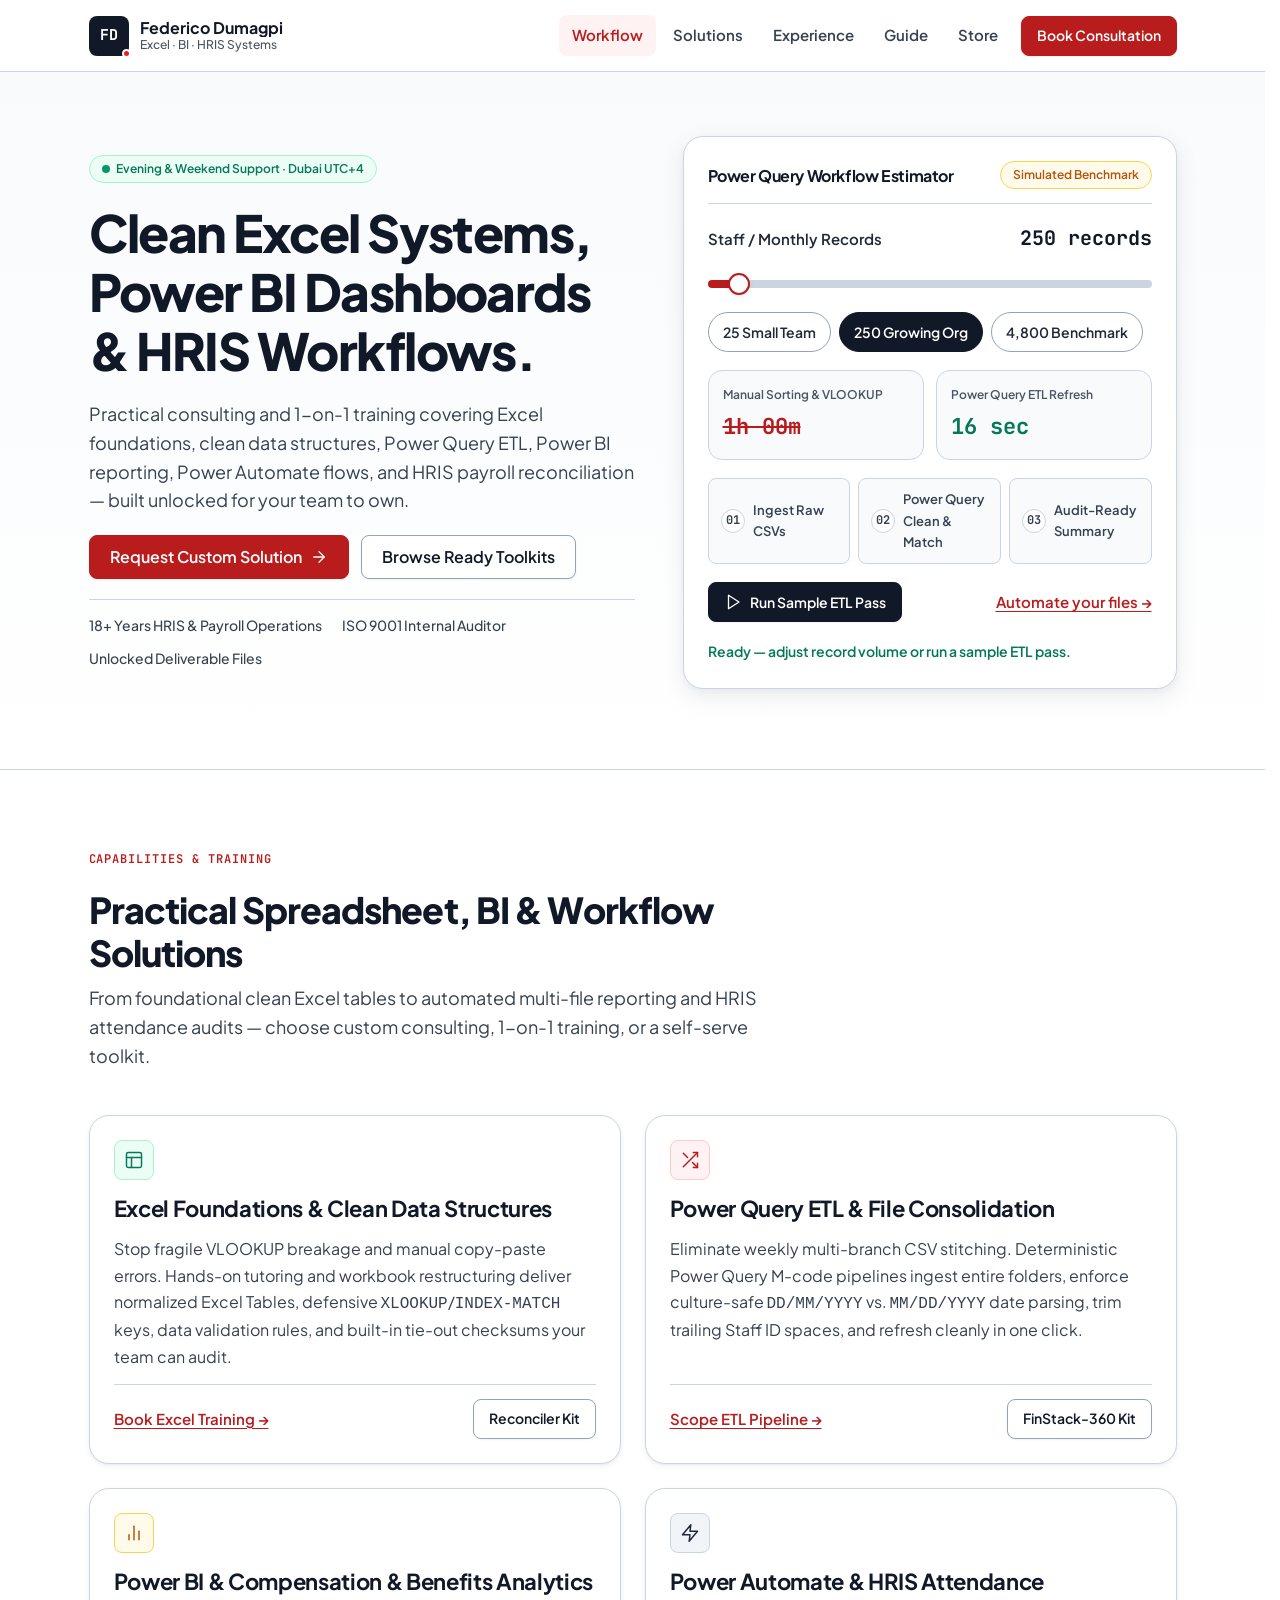
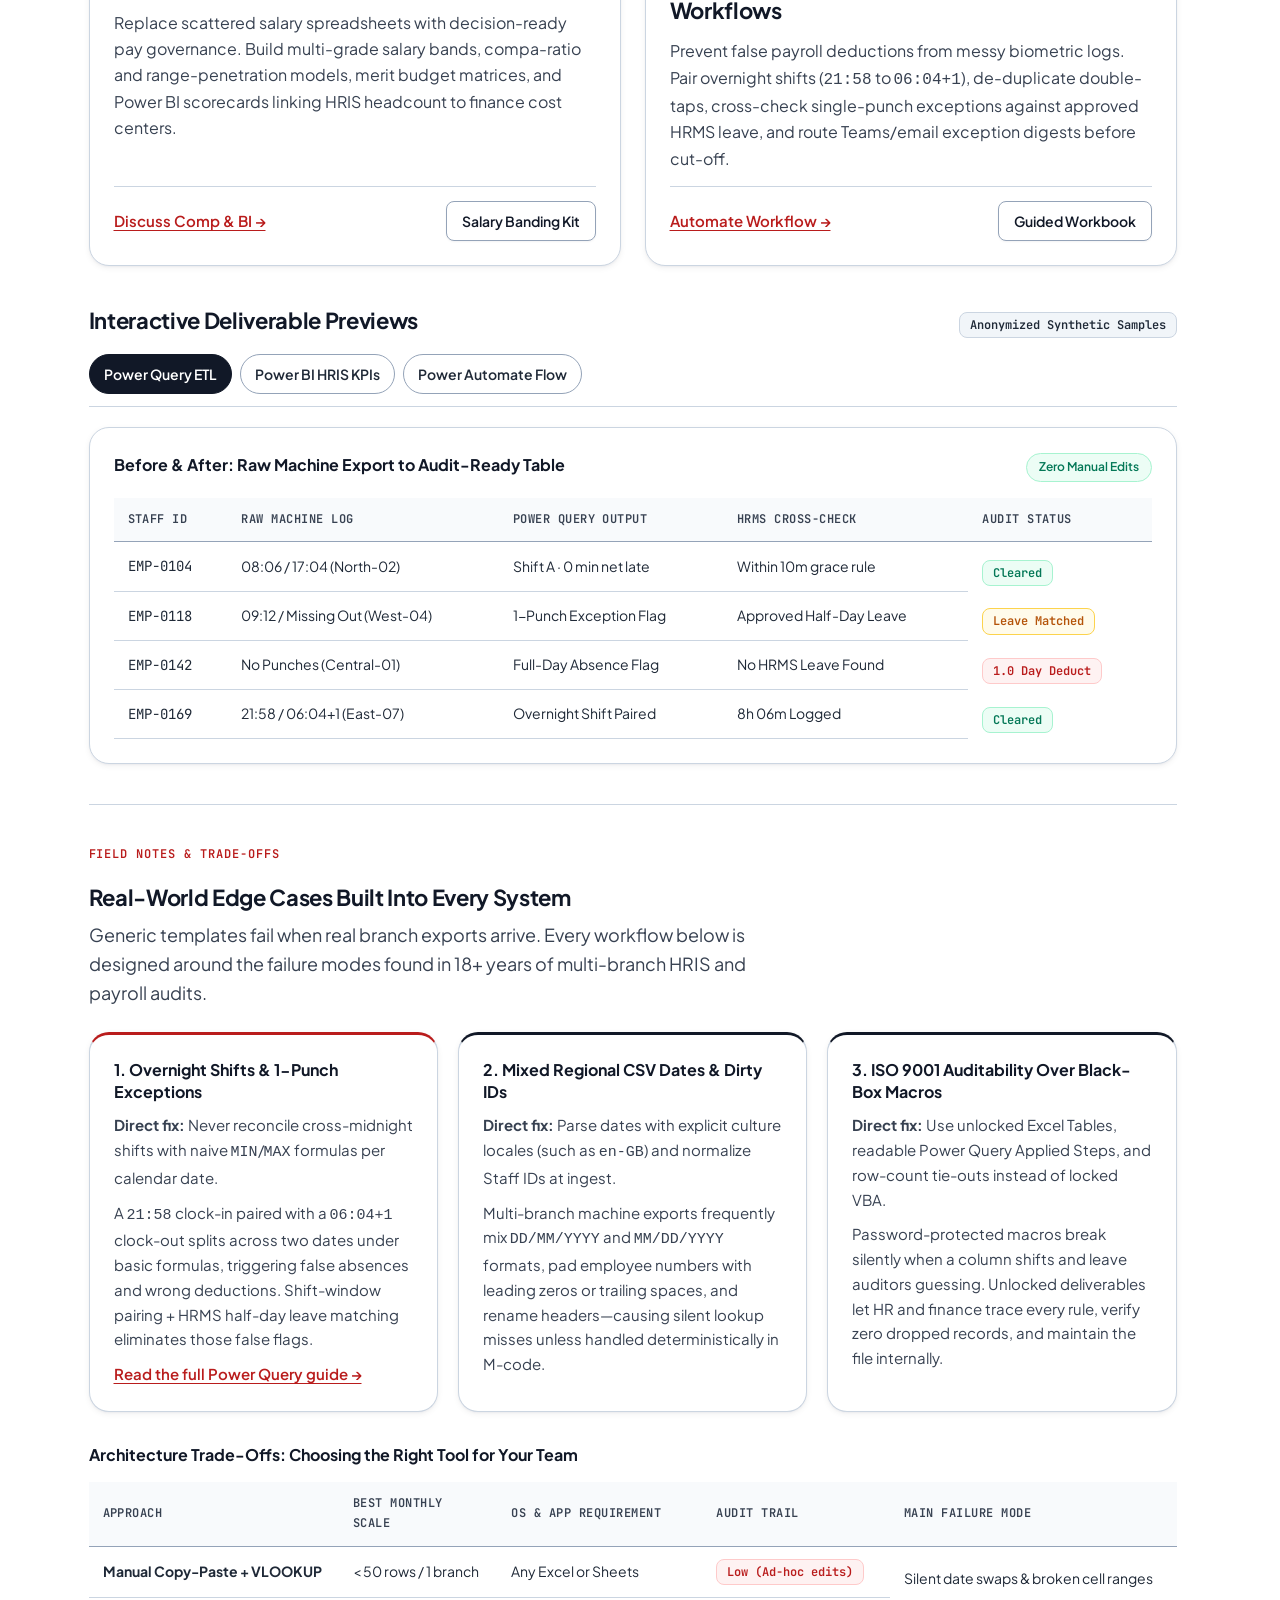
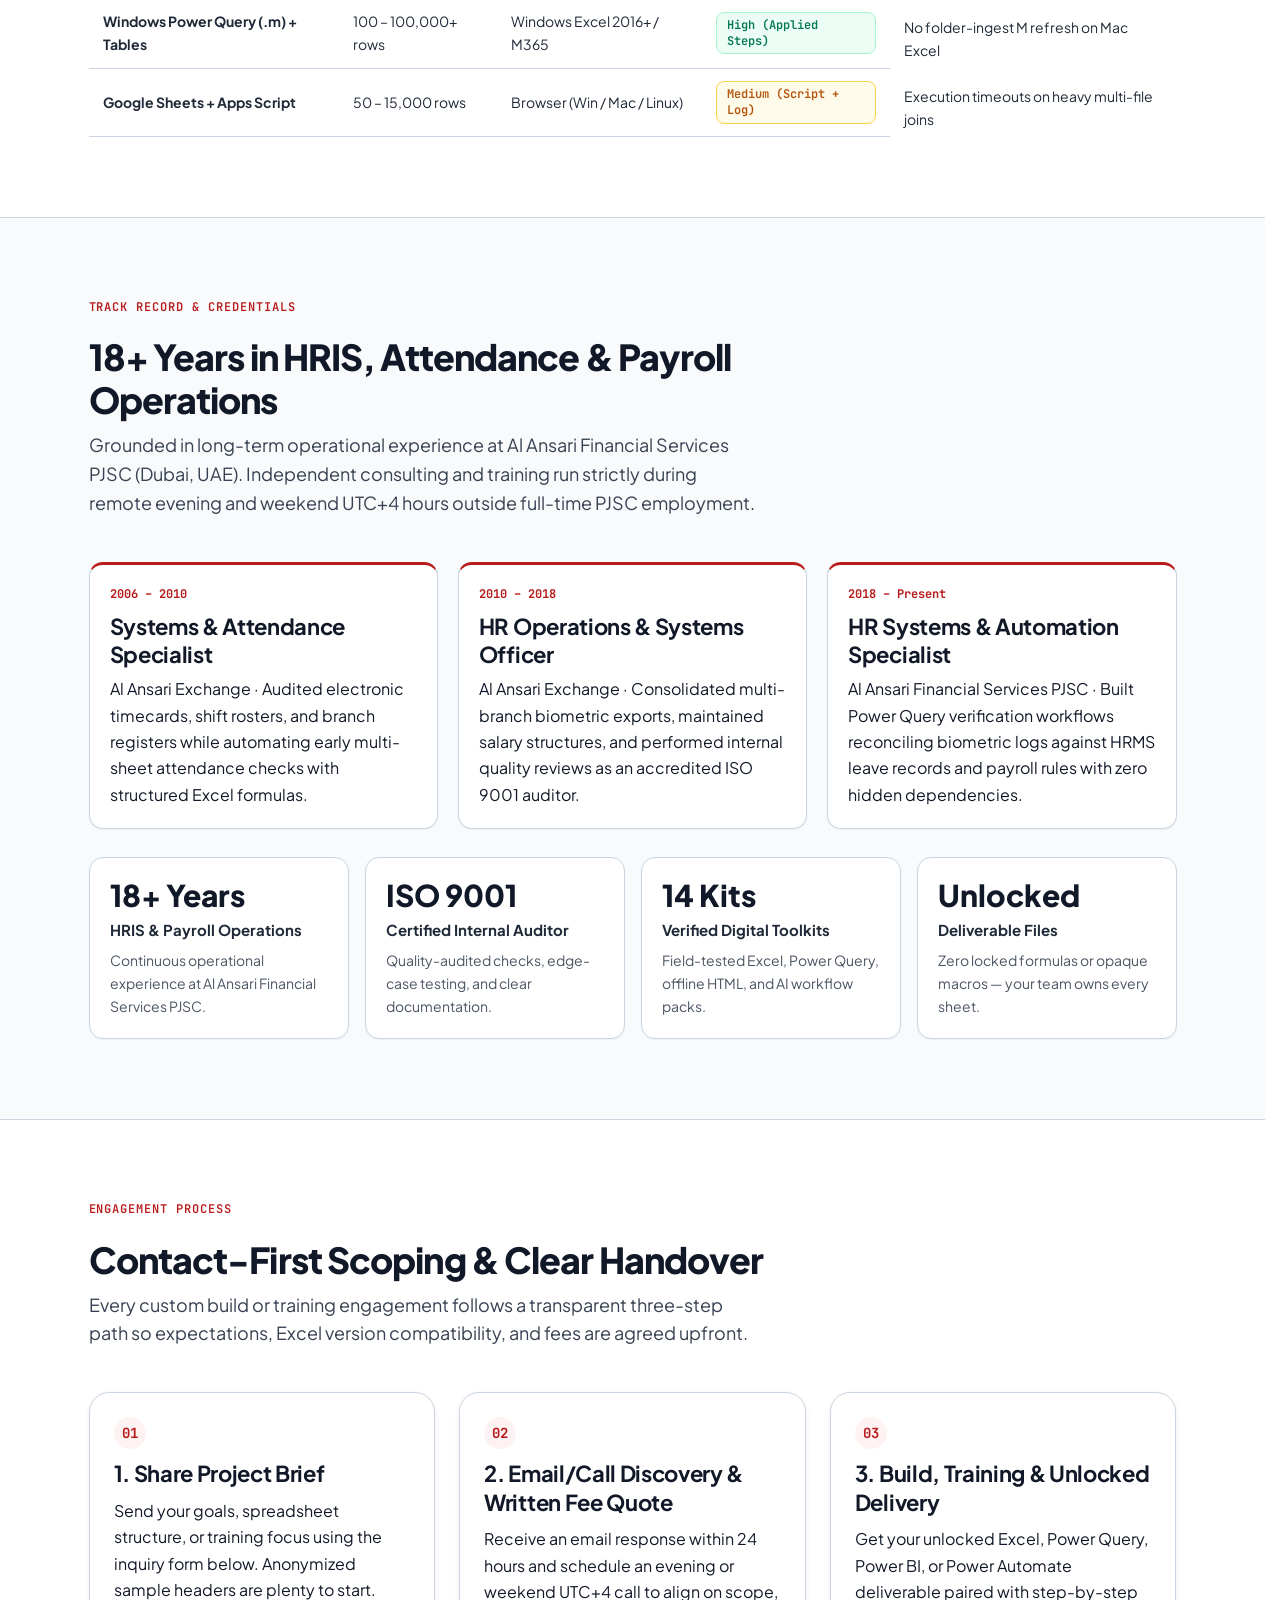
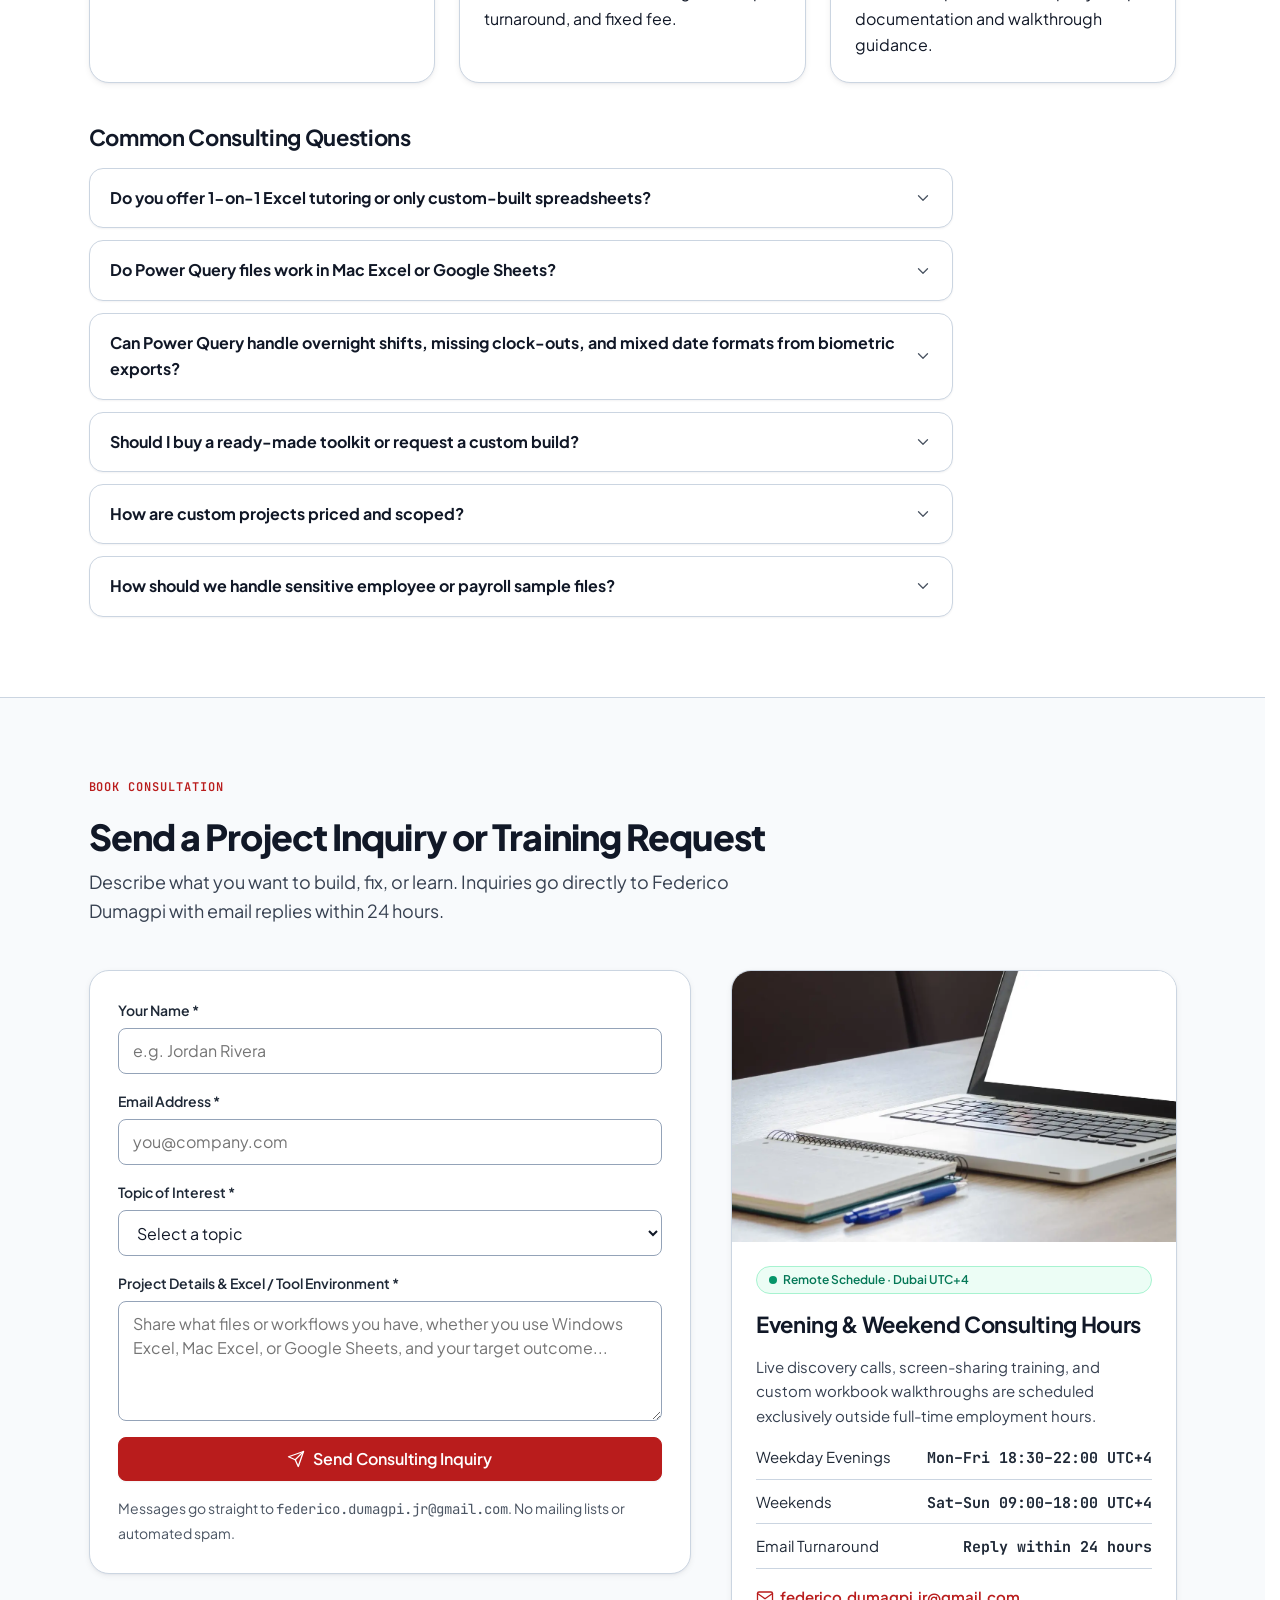
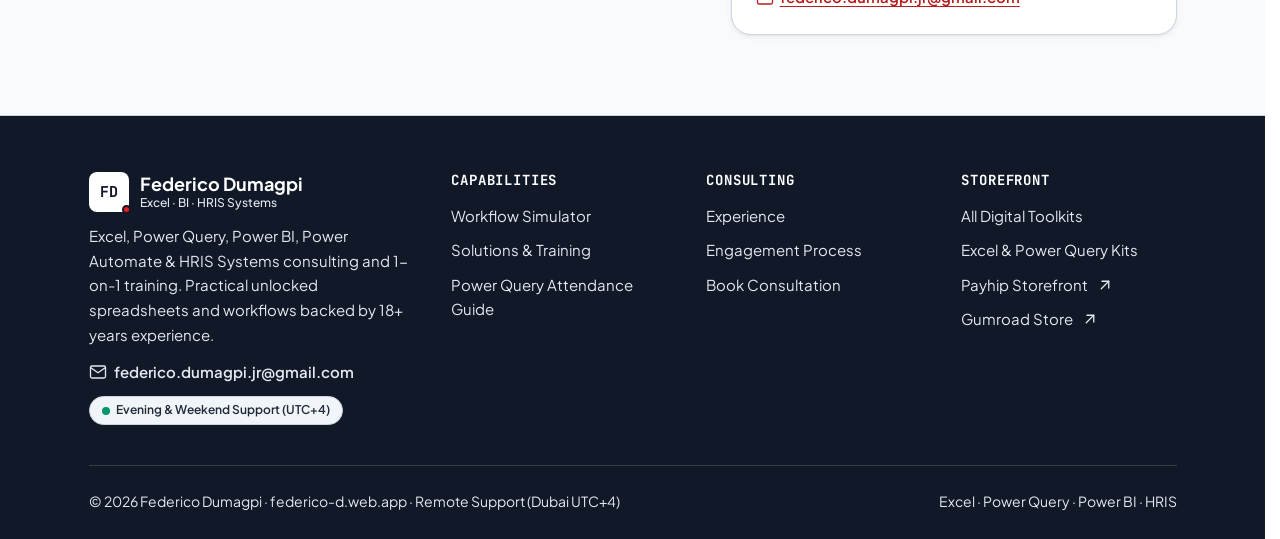
<file: index.html>
<!DOCTYPE html>
<html lang="en">
<head>
  <meta charset="UTF-8">
  <meta name="viewport" content="width=device-width, initial-scale=1.0">
  <title>Federico Dumagpi — Excel, Power Query, Power BI &amp; HRIS Consulting</title>
  <meta name="description" content="Remote Excel training, clean data modeling, Power Query ETL, Power BI dashboards, Power Automate workflows, and HRIS/payroll consulting. Evening &amp; weekend Dubai UTC+4 support backed by 18+ years experience.">
  <meta name="robots" content="index, follow, max-image-preview:large, max-snippet:-1">
  <link rel="canonical" href="https://federico-d.web.app/">
  <meta name="google-site-verification" content="vj9G7pqELAFzIBVU2SsfG5H_cu7U4MZIFKFb6kVx-tE">

  <!-- Favicons (Light-Mode) -->
  <link rel="icon" href="/favicon.svg" type="image/svg+xml">
  <link rel="icon" href="/favicon.png" type="image/png" sizes="180x180">
  <link rel="apple-touch-icon" href="/favicon.png">

  <!-- Open Graph & Twitter -->
  <meta property="og:type" content="website">
  <meta property="og:site_name" content="Federico Dumagpi">
  <meta property="og:title" content="Federico Dumagpi — Excel, Power Query, Power BI &amp; HRIS Consulting">
  <meta property="og:description" content="Practical Excel training, Power Query ETL consolidation, Power BI analytics, Power Automate flows, and HRIS/payroll systems consulting. Evening &amp; weekend Dubai UTC+4 support.">
  <meta property="og:url" content="https://federico-d.web.app/">
  <meta property="og:image" content="https://federico-d.web.app/assets/og-card.png">
  <meta property="og:image:width" content="1200">
  <meta property="og:image:height" content="630">
  <meta property="og:image:alt" content="Federico Dumagpi — Excel, Power Query, Power BI and HRIS Consulting">
  <meta name="twitter:card" content="summary_large_image">
  <meta name="twitter:title" content="Federico Dumagpi — Excel, Power Query, Power BI &amp; HRIS Consulting">
  <meta name="twitter:description" content="Remote Excel, Power Query ETL, Power BI, Power Automate &amp; HRIS consulting and training. Evening &amp; weekend Dubai UTC+4 support.">
  <meta name="twitter:image" content="https://federico-d.web.app/assets/og-card.png">

  <!-- Google Fonts -->
  <link rel="preconnect" href="https://fonts.googleapis.com">
  <link rel="preconnect" href="https://fonts.gstatic.com" crossorigin>
  <link href="https://fonts.googleapis.com/css2?family=JetBrains+Mono:wght@400;500;600;700&family=Plus+Jakarta+Sans:wght@400;500;600;700;800&display=swap" rel="stylesheet">

  <!-- Styles & Deferred Script -->
  <link rel="stylesheet" href="/styles.css">
  <script src="/script.js" defer></script>

  <!-- Structured Data -->
  <script type="application/ld+json">
  {
    "@context": "https://schema.org",
    "@graph": [
      {
        "@type": "Person",
        "@id": "https://federico-d.web.app/#person",
        "name": "Federico Dumagpi",
        "jobTitle": "Excel, Power BI, Power Automate & HRIS Systems Consultant",
        "url": "https://federico-d.web.app/",
        "email": "mailto:federico.dumagpi.jr@gmail.com",
        "sameAs": [
          "https://www.linkedin.com/in/federico-dumagpi-097305354",
          "https://github.com/federicodumagpijr-tech",
          "https://payhip.com/FDigitalFlow",
          "https://dumagpi8.gumroad.com/"
        ],
        "address": {
          "@type": "PostalAddress",
          "addressLocality": "Dubai",
          "addressCountry": "AE"
        },
        "knowsAbout": [
          "Microsoft Excel",
          "Clean Data Modeling",
          "Power Query ETL",
          "Microsoft Power BI",
          "Microsoft Power Automate",
          "HRIS Operations",
          "Compensation and Benefits Analytics",
          "Payroll Attendance Reconciliation"
        ]
      },
      {
        "@type": "ProfessionalService",
        "@id": "https://federico-d.web.app/#service",
        "name": "Federico Dumagpi — Excel, Power BI & HRIS Consulting",
        "url": "https://federico-d.web.app/",
        "image": "https://federico-d.web.app/assets/og-card.png",
        "email": "federico.dumagpi.jr@gmail.com",
        "description": "Remote Excel training, Power Query ETL automation, Power BI reporting, Power Automate workflows, and HRIS/payroll consulting offered during evening and weekend Dubai UTC+4 hours.",
        "provider": {
          "@id": "https://federico-d.web.app/#person"
        },
        "areaServed": [
          "Worldwide",
          "Dubai"
        ],
        "availableLanguage": "English",
        "openingHoursSpecification": [
          {
            "@type": "OpeningHoursSpecification",
            "dayOfWeek": [
              "Monday",
              "Tuesday",
              "Wednesday",
              "Thursday",
              "Friday"
            ],
            "opens": "18:30",
            "closes": "22:00"
          },
          {
            "@type": "OpeningHoursSpecification",
            "dayOfWeek": [
              "Saturday",
              "Sunday"
            ],
            "opens": "09:00",
            "closes": "18:00"
          }
        ]
      },
      {
        "@type": "WebSite",
        "@id": "https://federico-d.web.app/#website",
        "url": "https://federico-d.web.app/",
        "name": "Federico Dumagpi",
        "publisher": {
          "@id": "https://federico-d.web.app/#person"
        }
      },
      {
        "@type": "FAQPage",
        "@id": "https://federico-d.web.app/#faq",
        "mainEntity": [
          {
            "@type": "Question",
            "name": "Do you offer 1-on-1 Excel tutoring or only custom-built spreadsheets?",
            "acceptedAnswer": {
              "@type": "Answer",
              "text": "Both are available. You can book remote 1-on-1 coaching sessions covering Excel basics, clean data layout, formulas, Power Query, or Power BI, or commission a done-for-you custom workbook with a guided handover."
            }
          },
          {
            "@type": "Question",
            "name": "Do Power Query files work in Mac Excel or Google Sheets?",
            "acceptedAnswer": {
              "@type": "Answer",
              "text": "Full Power Query .m folder consolidation runs best in Windows Desktop Excel (2016+ or Microsoft 365). Standard .xlsx formula workbooks run on both Windows and Mac, and Google Sheets adaptations can be custom-built using native formulas or Apps Script on request."
            }
          },
          {
            "@type": "Question",
            "name": "Can Power Query handle overnight shifts, missing clock-outs, and mixed date formats from biometric exports?",
            "acceptedAnswer": {
              "@type": "Answer",
              "text": "Yes—when structured with explicit shift-window pairing and culture-typed date parsing instead of naive MIN/MAX lookups. Power Query normalizes DD/MM/YYYY vs. MM/DD/YYYY exports, pairs overnight punches like 21:58 to 06:04+1, de-duplicates double-taps, and matches single-punch exceptions against approved HRMS leave."
            }
          },
          {
            "@type": "Question",
            "name": "Should I buy a ready-made toolkit or request a custom build?",
            "acceptedAnswer": {
              "@type": "Answer",
              "text": "Start with a ready-made toolkit ($12-$39 USD) if your process matches standard payroll reconciliation, salary banding, multi-entity P&L, inventory ROP, or interview prep, and request a custom build or XL-05 guided setup if you have multi-branch biometric hardware exports, custom shift rules, or Mac/Google Sheets requirements."
            }
          },
          {
            "@type": "Question",
            "name": "How are custom projects priced and scoped?",
            "acceptedAnswer": {
              "@type": "Answer",
              "text": "Every custom build and guided package (such as XL-05) begins with a brief review and written fixed-fee quote before any payment or build begins. Scope, revision rounds, and target Excel or Google Sheets version are agreed clearly upfront."
            }
          },
          {
            "@type": "Question",
            "name": "How should we handle sensitive employee or payroll sample files?",
            "acceptedAnswer": {
              "@type": "Answer",
              "text": "Anonymize staff names, IDs, and salary figures into realistic synthetic sample rows while keeping your real column headers and date formats intact. That protects staff confidentiality while ensuring formulas and Power Query steps match your exact export layout."
            }
          }
        ]
      }
    ]
  }
  </script>
</head>
<body>
  <a href="#main" class="skip-link">Skip to main content</a>
  <div id="scroll-progress" aria-hidden="true"></div>

  <!-- Shared Site Header -->
  <header class="site-header">
    <div class="frame header-inner">
      <a href="/" class="brand" aria-label="Federico Dumagpi Home">
        <span class="brand-mark" aria-hidden="true">FD</span>
        <span class="brand-text">
          <span class="brand-name">Federico Dumagpi</span>
          <span class="brand-sub">Excel &middot; BI &middot; HRIS Systems</span>
        </span>
      </a>

      <div class="header-actions">
        <nav class="site-nav" aria-label="Primary navigation">
          <a href="/#workflow">Workflow</a>
          <a href="/#solutions">Solutions</a>
          <a href="/#track-record">Experience</a>
          <a href="/attendance-reconciliation-guide">Guide</a>
          <a href="/store">Store</a>
        </nav>
        <a href="/#contact" class="btn btn-primary btn-sm nav-cta">Book Consultation</a>
        <button type="button" id="mobile-menu-btn" class="mobile-toggle" aria-label="Open navigation menu" aria-expanded="false" aria-controls="mobile-menu">
          <svg class="icon icon-lg" aria-hidden="true" fill="none" stroke="currentColor" stroke-width="1.75" stroke-linecap="round" stroke-linejoin="round" viewBox="0 0 24 24" width="20" height="20">
            <line x1="4" y1="6" x2="20" y2="6"/>
            <line x1="4" y1="12" x2="20" y2="12"/>
            <line x1="4" y1="18" x2="20" y2="18"/>
          </svg>
        </button>
      </div>
    </div>
  </header>

  <!-- Shared Mobile Navigation Drawer -->
  <div id="mobile-menu" class="mobile-drawer" role="dialog" aria-modal="true" aria-label="Site navigation" hidden>
    <div id="drawer-backdrop" class="drawer-backdrop" aria-hidden="true"></div>
    <div class="drawer-panel">
      <div class="drawer-head">
        <a href="/" class="brand" aria-label="Federico Dumagpi Home">
          <span class="brand-mark" aria-hidden="true">FD</span>
          <span class="brand-text">
            <span class="brand-name">Federico Dumagpi</span>
            <span class="brand-sub">Excel &middot; BI &middot; HRIS Systems</span>
          </span>
        </a>
        <button type="button" id="drawer-close" class="drawer-close" aria-label="Close navigation menu">
          <svg class="icon icon-lg" aria-hidden="true" fill="none" stroke="currentColor" stroke-width="1.75" stroke-linecap="round" stroke-linejoin="round" viewBox="0 0 24 24" width="20" height="20">
            <line x1="18" y1="6" x2="6" y2="18"/>
            <line x1="6" y1="6" x2="18" y2="18"/>
          </svg>
        </button>
      </div>

      <nav class="drawer-nav" aria-label="Mobile navigation">
        <a href="/#workflow">Workflow</a>
        <a href="/#solutions">Solutions</a>
        <a href="/#track-record">Experience</a>
        <a href="/attendance-reconciliation-guide">Guide</a>
        <a href="/store">Store</a>
      </nav>

      <div class="drawer-foot">
        <a href="/#contact" class="btn btn-primary">Book Consultation</a>
        <span class="pill pill-emerald">
          <span class="status-dot" aria-hidden="true"></span>
          Evening &amp; Weekend Support (Dubai UTC+4)
        </span>
      </div>
    </div>
  </div>

  <main id="main">
    <!-- Split Hero + Workflow Simulator -->
    <section class="hero-section">
      <div class="frame split-grid">
        <div class="hero-copy">
          <span class="pill pill-emerald">
            <span class="status-dot" aria-hidden="true"></span>
            Evening &amp; Weekend Support &middot; Dubai UTC+4
          </span>

          <h1>Clean Excel Systems, Power BI Dashboards &amp; HRIS Workflows.</h1>

          <p class="lead">
            Practical consulting and 1-on-1 training covering Excel foundations, clean data structures, Power Query ETL, Power BI reporting, Power Automate flows, and HRIS payroll reconciliation — built unlocked for your team to own.
          </p>

          <div class="cta-row">
            <a href="/#contact" class="btn btn-primary">
              Request Custom Solution
              <svg class="icon" aria-hidden="true" fill="none" stroke="currentColor" stroke-width="1.75" stroke-linecap="round" stroke-linejoin="round" viewBox="0 0 24 24" width="18" height="18">
                <line x1="5" y1="12" x2="19" y2="12"/>
                <polyline points="12 5 19 12 12 19"/>
              </svg>
            </a>
            <a href="/store?category=excel" class="btn btn-secondary">Browse Ready Toolkits</a>
          </div>

          <div class="hero-meta">
            <span>18+ Years HRIS &amp; Payroll Operations</span>
            <span>ISO 9001 Internal Auditor</span>
            <span>Unlocked Deliverable Files</span>
          </div>
        </div>

        <aside class="sim-card" id="workflow" aria-labelledby="sim-title">
          <div class="sim-card-head">
            <h2 class="sim-card-title" id="sim-title">Power Query Workflow Estimator</h2>
            <span class="pill pill-ochre">Simulated Benchmark</span>
          </div>

          <div class="sim-control">
            <div class="sim-control-head">
              <label for="sim-rows">Staff / Monthly Records</label>
              <output id="sim-rows-val" for="sim-rows">250 records</output>
            </div>
            <input type="range" class="sim-slider" id="sim-rows" min="10" max="5000" step="10" value="250" style="--fill: 4.81%;">
            <div class="sim-presets" role="group" aria-label="Record volume presets">
              <button type="button" class="sim-preset-btn" data-sim-preset="25" aria-pressed="false">25 Small Team</button>
              <button type="button" class="sim-preset-btn" data-sim-preset="250" aria-pressed="true">250 Growing Org</button>
              <button type="button" class="sim-preset-btn" data-sim-preset="4800" aria-pressed="false">4,800 Benchmark</button>
            </div>
          </div>

          <div class="sim-metrics">
            <div class="sim-metric">
              <span class="sim-metric-label">Manual Sorting &amp; VLOOKUP</span>
              <strong class="sim-metric-val is-manual" id="sim-manual-val">1h 00m</strong>
            </div>
            <div class="sim-metric">
              <span class="sim-metric-label">Power Query ETL Refresh</span>
              <strong class="sim-metric-val is-auto" id="sim-auto-val">16 sec</strong>
            </div>
          </div>

          <ol class="sim-steps" aria-label="Sample ETL pipeline steps">
            <li class="sim-step" data-sim-step="1">
              <span class="sim-step-num" aria-hidden="true">01</span>
              <span class="sim-step-label">Ingest Raw CSVs</span>
            </li>
            <li class="sim-step" data-sim-step="2">
              <span class="sim-step-num" aria-hidden="true">02</span>
              <span class="sim-step-label">Power Query Clean &amp; Match</span>
            </li>
            <li class="sim-step" data-sim-step="3">
              <span class="sim-step-num" aria-hidden="true">03</span>
              <span class="sim-step-label">Audit-Ready Summary</span>
            </li>
          </ol>

          <div class="sim-actions">
            <button type="button" class="btn btn-slate btn-sm" id="sim-run">
              <svg class="icon" aria-hidden="true" fill="none" stroke="currentColor" stroke-width="1.75" stroke-linecap="round" stroke-linejoin="round" viewBox="0 0 24 24" width="18" height="18">
                <polygon points="6 3 20 12 6 21 6 3"/>
              </svg>
              Run Sample ETL Pass
            </button>
            <a href="/?topic=power-query#contact" class="inline-link" data-prefill-topic="power-query">Automate your files &rarr;</a>
          </div>

          <p class="sim-status" id="sim-status" aria-live="polite">Ready — adjust record volume or run a sample ETL pass.</p>
        </aside>
      </div>
    </section>

    <!-- Solutions: 2x2 Capability Grid + 3-Tab Interactive Showcase -->
    <section class="section" id="solutions" data-reveal>
      <div class="frame">
        <div class="section-head">
          <span class="section-eyebrow">Capabilities &amp; Training</span>
          <h2>Practical Spreadsheet, BI &amp; Workflow Solutions</h2>
          <p class="lead">
            From foundational clean Excel tables to automated multi-file reporting and HRIS attendance audits — choose custom consulting, 1-on-1 training, or a self-serve toolkit.
          </p>
        </div>

        <div class="solutions-grid">
          <article class="card card-hover solution-card">
            <div class="card-icon card-icon--emerald" aria-hidden="true">
              <svg class="icon icon-lg" aria-hidden="true" fill="none" stroke="currentColor" stroke-width="1.75" stroke-linecap="round" stroke-linejoin="round" viewBox="0 0 24 24" width="20" height="20">
                <rect x="3" y="3" width="18" height="18" rx="2"/>
                <line x1="3" y1="9" x2="21" y2="9"/>
                <line x1="9" y1="21" x2="9" y2="9"/>
              </svg>
            </div>
            <h3>Excel Foundations &amp; Clean Data Structures</h3>
            <p>
              Stop fragile VLOOKUP breakage and manual copy-paste errors. Hands-on tutoring and workbook restructuring deliver normalized Excel Tables, defensive <code>XLOOKUP</code>/<code>INDEX-MATCH</code> keys, data validation rules, and built-in tie-out checksums your team can audit.
            </p>
            <div class="card-actions">
              <a href="/?topic=excel-training#contact" class="inline-link" data-prefill-topic="excel-training">Book Excel Training &rarr;</a>
              <a href="/store?category=excel#payroll-audit-reconciler-advisor" class="btn btn-secondary btn-sm">Reconciler Kit</a>
            </div>
          </article>

          <article class="card card-hover solution-card">
            <div class="card-icon" aria-hidden="true">
              <svg class="icon icon-lg" aria-hidden="true" fill="none" stroke="currentColor" stroke-width="1.75" stroke-linecap="round" stroke-linejoin="round" viewBox="0 0 24 24" width="20" height="20">
                <polyline points="16 3 21 3 21 8"/>
                <line x1="4" y1="20" x2="21" y2="3"/>
                <polyline points="21 16 21 21 16 21"/>
                <line x1="15" y1="15" x2="21" y2="21"/>
                <line x1="4" y1="4" x2="9" y2="9"/>
              </svg>
            </div>
            <h3>Power Query ETL &amp; File Consolidation</h3>
            <p>
              Eliminate weekly multi-branch CSV stitching. Deterministic Power Query M-code pipelines ingest entire folders, enforce culture-safe <code>DD/MM/YYYY</code> vs. <code>MM/DD/YYYY</code> date parsing, trim trailing Staff ID spaces, and refresh cleanly in one click.
            </p>
            <div class="card-actions">
              <a href="/?topic=power-query#contact" class="inline-link" data-prefill-topic="power-query">Scope ETL Pipeline &rarr;</a>
              <a href="/store?category=excel#finstack-360" class="btn btn-secondary btn-sm">FinStack-360 Kit</a>
            </div>
          </article>

          <article class="card card-hover solution-card">
            <div class="card-icon card-icon--ochre" aria-hidden="true">
              <svg class="icon icon-lg" aria-hidden="true" fill="none" stroke="currentColor" stroke-width="1.75" stroke-linecap="round" stroke-linejoin="round" viewBox="0 0 24 24" width="20" height="20">
                <line x1="18" y1="20" x2="18" y2="10"/>
                <line x1="12" y1="20" x2="12" y2="4"/>
                <line x1="6" y1="20" x2="6" y2="14"/>
              </svg>
            </div>
            <h3>Power BI &amp; Compensation &amp; Benefits Analytics</h3>
            <p>
              Replace scattered salary spreadsheets with decision-ready pay governance. Build multi-grade salary bands, compa-ratio and range-penetration models, merit budget matrices, and Power BI scorecards linking HRIS headcount to finance cost centers.
            </p>
            <div class="card-actions">
              <a href="/?topic=comp-benefits#contact" class="inline-link" data-prefill-topic="comp-benefits">Discuss Comp &amp; BI &rarr;</a>
              <a href="/store?category=excel#compensation-banding-advisor" class="btn btn-secondary btn-sm">Salary Banding Kit</a>
            </div>
          </article>

          <article class="card card-hover solution-card">
            <div class="card-icon card-icon--slate" aria-hidden="true">
              <svg class="icon icon-lg" aria-hidden="true" fill="none" stroke="currentColor" stroke-width="1.75" stroke-linecap="round" stroke-linejoin="round" viewBox="0 0 24 24" width="20" height="20">
                <polygon points="13 2 3 14 12 14 11 22 21 10 12 10 13 2"/>
              </svg>
            </div>
            <h3>Power Automate &amp; HRIS Attendance Workflows</h3>
            <p>
              Prevent false payroll deductions from messy biometric logs. Pair overnight shifts (<code>21:58</code> to <code>06:04+1</code>), de-duplicate double-taps, cross-check single-punch exceptions against approved HRMS leave, and route Teams/email exception digests before cut-off.
            </p>
            <div class="card-actions">
              <a href="/?topic=power-bi-automate#contact" class="inline-link" data-prefill-topic="power-bi-automate">Automate Workflow &rarr;</a>
              <a href="/store?category=excel#payroll-attendance-template" class="btn btn-secondary btn-sm">Guided Workbook</a>
            </div>
          </article>
        </div>

        <!-- 3-Tab Interactive Deliverable Showcase -->
        <div>
          <div class="showcase-panel-head">
            <h3>Interactive Deliverable Previews</h3>
            <span class="badge badge-slate">Anonymized Synthetic Samples</span>
          </div>

          <div class="showcase-tabs" role="tablist" aria-label="Deliverable visual previews">
            <button type="button" class="showcase-tab" id="showcase-tab-etl" role="tab" aria-selected="true" aria-controls="showcase-panel-etl" tabindex="0" data-showcase-tab="etl">
              Power Query ETL
            </button>
            <button type="button" class="showcase-tab" id="showcase-tab-bi" role="tab" aria-selected="false" aria-controls="showcase-panel-bi" tabindex="-1" data-showcase-tab="bi">
              Power BI HRIS KPIs
            </button>
            <button type="button" class="showcase-tab" id="showcase-tab-flow" role="tab" aria-selected="false" aria-controls="showcase-panel-flow" tabindex="-1" data-showcase-tab="flow">
              Power Automate Flow
            </button>
          </div>

          <div class="showcase-panel" id="showcase-panel-etl" role="tabpanel" aria-labelledby="showcase-tab-etl" data-showcase-panel="etl">
            <div class="showcase-panel-head">
              <strong>Before &amp; After: Raw Machine Export to Audit-Ready Table</strong>
              <span class="pill pill-emerald">Zero Manual Edits</span>
            </div>
            <div class="preview-table-wrap">
              <table>
                <thead>
                  <tr>
                    <th scope="col">Staff ID</th>
                    <th scope="col">Raw Machine Log</th>
                    <th scope="col">Power Query Output</th>
                    <th scope="col">HRMS Cross-Check</th>
                    <th scope="col">Audit Status</th>
                  </tr>
                </thead>
                <tbody>
                  <tr>
                    <td data-label="Staff ID"><span class="mono">EMP-0104</span></td>
                    <td data-label="Raw Machine Log">08:06 / 17:04 (North-02)</td>
                    <td data-label="Power Query Output">Shift A &middot; 0 min net late</td>
                    <td data-label="HRMS Cross-Check">Within 10m grace rule</td>
                    <td data-label="Audit Status"><span class="badge badge-emerald">Cleared</span></td>
                  </tr>
                  <tr>
                    <td data-label="Staff ID"><span class="mono">EMP-0118</span></td>
                    <td data-label="Raw Machine Log">09:12 / Missing Out (West-04)</td>
                    <td data-label="Power Query Output">1-Punch Exception Flag</td>
                    <td data-label="HRMS Cross-Check">Approved Half-Day Leave</td>
                    <td data-label="Audit Status"><span class="badge badge-ochre">Leave Matched</span></td>
                  </tr>
                  <tr>
                    <td data-label="Staff ID"><span class="mono">EMP-0142</span></td>
                    <td data-label="Raw Machine Log">No Punches (Central-01)</td>
                    <td data-label="Power Query Output">Full-Day Absence Flag</td>
                    <td data-label="HRMS Cross-Check">No HRMS Leave Found</td>
                    <td data-label="Audit Status"><span class="badge badge-red">1.0 Day Deduct</span></td>
                  </tr>
                  <tr>
                    <td data-label="Staff ID"><span class="mono">EMP-0169</span></td>
                    <td data-label="Raw Machine Log">21:58 / 06:04+1 (East-07)</td>
                    <td data-label="Power Query Output">Overnight Shift Paired</td>
                    <td data-label="HRMS Cross-Check">8h 06m Logged</td>
                    <td data-label="Audit Status"><span class="badge badge-emerald">Cleared</span></td>
                  </tr>
                </tbody>
              </table>
            </div>
          </div>

          <div class="showcase-panel" id="showcase-panel-bi" role="tabpanel" aria-labelledby="showcase-tab-bi" data-showcase-panel="bi" hidden>
            <div class="showcase-panel-head">
              <strong>Executive Power BI &amp; Compensation Scorecard Preview</strong>
              <span class="pill pill-ochre">Synthetic KPI Sample</span>
            </div>
            <div class="kpi-bars">
              <svg role="img" aria-label="Synthetic Power BI HRIS and Compensation KPI scorecard showing 98.4 percent roster match, 1.01x average compa-ratio, 0.0 percent payroll deduction variance, and department readiness bars" viewBox="0 0 720 310" width="720" height="310">
                <rect x="1" y="1" width="718" height="308" rx="14" fill="#f8fafc" stroke="#cbd5e1"/>
                <!-- Top KPI Summary Cards -->
                <rect x="20" y="20" width="216" height="84" rx="10" fill="#ffffff" stroke="#cbd5e1"/>
                <text x="36" y="45" font-family="JetBrains Mono, monospace" font-size="12" font-weight="600" fill="#4b5563">ROSTER MATCH</text>
                <text x="36" y="82" font-family="Plus Jakarta Sans, sans-serif" font-size="28" font-weight="800" fill="#047857">98.4%</text>

                <rect x="252" y="20" width="216" height="84" rx="10" fill="#ffffff" stroke="#cbd5e1"/>
                <text x="268" y="45" font-family="JetBrains Mono, monospace" font-size="12" font-weight="600" fill="#4b5563">AVG. COMPA-RATIO</text>
                <text x="268" y="82" font-family="Plus Jakarta Sans, sans-serif" font-size="28" font-weight="800" fill="#111827">1.01x</text>

                <rect x="484" y="20" width="216" height="84" rx="10" fill="#ffffff" stroke="#cbd5e1"/>
                <text x="500" y="45" font-family="JetBrains Mono, monospace" font-size="12" font-weight="600" fill="#4b5563">PAYROLL VARIANCE</text>
                <text x="500" y="82" font-family="Plus Jakarta Sans, sans-serif" font-size="28" font-weight="800" fill="#b91c1c">0.0%</text>

                <!-- Horizontal Department Bars -->
                <rect x="20" y="120" width="680" height="170" rx="10" fill="#ffffff" stroke="#cbd5e1"/>
                <text x="36" y="148" font-family="Plus Jakarta Sans, sans-serif" font-size="14" font-weight="700" fill="#111827">Monthly Cut-Off Readiness by Team (Sample)</text>

                <text x="36" y="182" font-family="Plus Jakarta Sans, sans-serif" font-size="13" font-weight="600" fill="#374151">Operations</text>
                <rect x="180" y="170" width="430" height="14" rx="7" fill="#f1f5f9"/>
                <rect x="180" y="170" width="417" height="14" rx="7" fill="#059669"/>
                <text x="624" y="182" font-family="JetBrains Mono, monospace" font-size="13" font-weight="700" fill="#111827">97%</text>

                <text x="36" y="212" font-family="Plus Jakarta Sans, sans-serif" font-size="13" font-weight="600" fill="#374151">Customer Care</text>
                <rect x="180" y="200" width="430" height="14" rx="7" fill="#f1f5f9"/>
                <rect x="180" y="200" width="404" height="14" rx="7" fill="#059669"/>
                <text x="624" y="212" font-family="JetBrains Mono, monospace" font-size="13" font-weight="700" fill="#111827">94%</text>

                <text x="36" y="242" font-family="Plus Jakarta Sans, sans-serif" font-size="13" font-weight="600" fill="#374151">Finance &amp; Admin</text>
                <rect x="180" y="230" width="430" height="14" rx="7" fill="#f1f5f9"/>
                <rect x="180" y="230" width="430" height="14" rx="7" fill="#047857"/>
                <text x="624" y="242" font-family="JetBrains Mono, monospace" font-size="13" font-weight="700" fill="#111827">100%</text>

                <text x="36" y="272" font-family="Plus Jakarta Sans, sans-serif" font-size="13" font-weight="600" fill="#374151">Branch Support</text>
                <rect x="180" y="260" width="430" height="14" rx="7" fill="#f1f5f9"/>
                <rect x="180" y="260" width="387" height="14" rx="7" fill="#d97706"/>
                <text x="624" y="272" font-family="JetBrains Mono, monospace" font-size="13" font-weight="700" fill="#111827">90%</text>
              </svg>
            </div>
            <div class="showcase-summary">
              <p><strong>What this scorecard tracks before payroll lock:</strong></p>
              <ul>
                <li><strong>98.4% Roster Match:</strong> Percentage of active biometric logs paired cleanly to scheduled shifts without manual overrides.</li>
                <li><strong>1.01x Avg. Compa-Ratio:</strong> Salary positioning relative to grade midpoints across departments for merit and budget reviews.</li>
                <li><strong>0.0% Payroll Variance:</strong> Reconciliation tie-out confirming branch deductions match approved HRMS leave and exception logs.</li>
              </ul>
            </div>
          </div>

          <div class="showcase-panel" id="showcase-panel-flow" role="tabpanel" aria-labelledby="showcase-tab-flow" data-showcase-panel="flow" hidden>
            <div class="showcase-panel-head">
              <strong>Automated File Intake &amp; Exception Notification Flow</strong>
              <span class="pill pill-slate">3-Node Pipeline</span>
            </div>
            <div class="flow-diagram">
              <svg role="img" aria-label="Three-step Power Automate flow diagram: Trigger CSV Drop or Form, Transform Power Query Refresh, and Notify Teams or Email Alert" viewBox="0 0 720 210" width="720" height="210">
                <rect x="1" y="1" width="718" height="208" rx="14" fill="#f8fafc" stroke="#cbd5e1"/>
                <defs>
                  <marker id="flow-arrow" viewBox="0 0 10 10" refX="8" refY="5" markerWidth="7" markerHeight="7" orient="auto-start-reverse">
                    <path d="M 0 1 L 10 5 L 0 9 z" fill="#4b5563"/>
                  </marker>
                </defs>

                <!-- Node 1 -->
                <rect x="20" y="28" width="204" height="154" rx="12" fill="#ffffff" stroke="#cbd5e1"/>
                <rect x="34" y="42" width="78" height="22" rx="11" fill="#fef2f2" stroke="#fecaca"/>
                <text x="73" y="57" text-anchor="middle" font-family="JetBrains Mono, monospace" font-size="11" font-weight="700" fill="#b91c1c">TRIGGER</text>
                <text x="34" y="88" font-family="Plus Jakarta Sans, sans-serif" font-size="15" font-weight="700" fill="#111827">CSV Drop / Form</text>
                <text x="34" y="112" font-family="Plus Jakarta Sans, sans-serif" font-size="13" fill="#374151">New branch export or</text>
                <text x="34" y="131" font-family="Plus Jakarta Sans, sans-serif" font-size="13" fill="#374151">leave form submitted</text>
                <text x="34" y="164" font-family="JetBrains Mono, monospace" font-size="12" font-weight="600" fill="#4b5563">OneDrive / SharePoint</text>

                <line x1="230" y1="105" x2="252" y2="105" stroke="#4b5563" stroke-width="2" marker-end="url(#flow-arrow)"/>

                <!-- Node 2 -->
                <rect x="258" y="28" width="204" height="154" rx="12" fill="#ffffff" stroke="#cbd5e1"/>
                <rect x="272" y="42" width="94" height="22" rx="11" fill="#fffbeb" stroke="#fcd34d"/>
                <text x="319" y="57" text-anchor="middle" font-family="JetBrains Mono, monospace" font-size="11" font-weight="700" fill="#b45309">TRANSFORM</text>
                <text x="272" y="88" font-family="Plus Jakarta Sans, sans-serif" font-size="15" font-weight="700" fill="#111827">Power Query Refresh</text>
                <text x="272" y="112" font-family="Plus Jakarta Sans, sans-serif" font-size="13" fill="#374151">Clean logs, pair shifts</text>
                <text x="272" y="131" font-family="Plus Jakarta Sans, sans-serif" font-size="13" fill="#374151">&amp; match approved leaves</text>
                <text x="272" y="164" font-family="JetBrains Mono, monospace" font-size="12" font-weight="600" fill="#4b5563">M-Code Rules Engine</text>

                <line x1="468" y1="105" x2="490" y2="105" stroke="#4b5563" stroke-width="2" marker-end="url(#flow-arrow)"/>

                <!-- Node 3 -->
                <rect x="496" y="28" width="204" height="154" rx="12" fill="#ffffff" stroke="#cbd5e1"/>
                <rect x="510" y="42" width="76" height="22" rx="11" fill="#ecfdf5" stroke="#a7f3d0"/>
                <text x="548" y="57" text-anchor="middle" font-family="JetBrains Mono, monospace" font-size="11" font-weight="700" fill="#047857">NOTIFY</text>
                <text x="510" y="88" font-family="Plus Jakarta Sans, sans-serif" font-size="15" font-weight="700" fill="#111827">Teams / Email Alert</text>
                <text x="510" y="112" font-family="Plus Jakarta Sans, sans-serif" font-size="13" fill="#374151">Route exception digest</text>
                <text x="510" y="131" font-family="Plus Jakarta Sans, sans-serif" font-size="13" fill="#374151">&amp; payroll-ready summary</text>
                <text x="510" y="164" font-family="JetBrains Mono, monospace" font-size="12" font-weight="600" fill="#4b5563">HR &amp; Payroll Review</text>
              </svg>
            </div>
            <div class="showcase-summary">
              <p><strong>3-Step Power Automate Workflow Architecture:</strong></p>
              <ul>
                <li><strong>1. Trigger (OneDrive / SharePoint):</strong> Fires automatically when a branch uploads a new CSV punch export or submits an exception form.</li>
                <li><strong>2. Transform (Power Query M-Code):</strong> Cleans IDs, pairs overnight shifts, and joins approved HRMS leave records into a normalized audit table.</li>
                <li><strong>3. Notify (Teams / Email):</strong> Sends a concise exception digest to branch supervisors while leaving the payroll summary ready for final sign-off.</li>
              </ul>
            </div>
          </div>
        </div>

        <!-- Hard-to-Replicate Operational Edge Cases & Workflow Trade-Offs -->
        <div class="edge-cases-section" id="edge-cases">
          <div class="section-head" style="margin-bottom: 0;">
            <span class="section-eyebrow">Field Notes &amp; Trade-Offs</span>
            <h3>Real-World Edge Cases Built Into Every System</h3>
            <p class="lead">
              Generic templates fail when real branch exports arrive. Every workflow below is designed around the failure modes found in 18+ years of multi-branch HRIS and payroll audits.
            </p>
          </div>

          <div class="edge-cases-grid">
            <article class="card edge-card is-accent">
              <h4>1. Overnight Shifts &amp; 1-Punch Exceptions</h4>
              <p>
                <strong>Direct fix:</strong> Never reconcile cross-midnight shifts with naive <code>MIN</code>/<code>MAX</code> formulas per calendar date.
              </p>
              <p>
                A <code>21:58</code> clock-in paired with a <code>06:04+1</code> clock-out splits across two dates under basic formulas, triggering false absences and wrong deductions. Shift-window pairing + HRMS half-day leave matching eliminates those false flags.
              </p>
              <a href="/attendance-reconciliation-guide" class="inline-link">Read the full Power Query guide &rarr;</a>
            </article>

            <article class="card edge-card">
              <h4>2. Mixed Regional CSV Dates &amp; Dirty IDs</h4>
              <p>
                <strong>Direct fix:</strong> Parse dates with explicit culture locales (such as <code>en-GB</code>) and normalize Staff IDs at ingest.
              </p>
              <p>
                Multi-branch machine exports frequently mix <code>DD/MM/YYYY</code> and <code>MM/DD/YYYY</code> formats, pad employee numbers with leading zeros or trailing spaces, and rename headers—causing silent lookup misses unless handled deterministically in M-code.
              </p>
            </article>

            <article class="card edge-card">
              <h4>3. ISO 9001 Auditability Over Black-Box Macros</h4>
              <p>
                <strong>Direct fix:</strong> Use unlocked Excel Tables, readable Power Query Applied Steps, and row-count tie-outs instead of locked VBA.
              </p>
              <p>
                Password-protected macros break silently when a column shifts and leave auditors guessing. Unlocked deliverables let HR and finance trace every rule, verify zero dropped records, and maintain the file internally.
              </p>
            </article>
          </div>

          <div class="tradeoff-block">
            <h4>Architecture Trade-Offs: Choosing the Right Tool for Your Team</h4>
            <div class="preview-table-wrap">
              <table>
                <thead>
                  <tr>
                    <th scope="col">Approach</th>
                    <th scope="col">Best Monthly Scale</th>
                    <th scope="col">OS &amp; App Requirement</th>
                    <th scope="col">Audit Trail</th>
                    <th scope="col">Main Failure Mode</th>
                  </tr>
                </thead>
                <tbody>
                  <tr>
                    <td data-label="Approach"><strong>Manual Copy-Paste + VLOOKUP</strong></td>
                    <td data-label="Best Monthly Scale">&lt; 50 rows / 1 branch</td>
                    <td data-label="OS &amp; App Requirement">Any Excel or Sheets</td>
                    <td data-label="Audit Trail"><span class="badge badge-red">Low (Ad-hoc edits)</span></td>
                    <td data-label="Main Failure Mode">Silent date swaps &amp; broken cell ranges</td>
                  </tr>
                  <tr>
                    <td data-label="Approach"><strong>Windows Power Query (.m) + Tables</strong></td>
                    <td data-label="Best Monthly Scale">100 &ndash; 100,000+ rows</td>
                    <td data-label="OS &amp; App Requirement">Windows Excel 2016+ / M365</td>
                    <td data-label="Audit Trail"><span class="badge badge-emerald">High (Applied Steps)</span></td>
                    <td data-label="Main Failure Mode">No folder-ingest M refresh on Mac Excel</td>
                  </tr>
                  <tr>
                    <td data-label="Approach"><strong>Google Sheets + Apps Script</strong></td>
                    <td data-label="Best Monthly Scale">50 &ndash; 15,000 rows</td>
                    <td data-label="OS &amp; App Requirement">Browser (Win / Mac / Linux)</td>
                    <td data-label="Audit Trail"><span class="badge badge-ochre">Medium (Script + Log)</span></td>
                    <td data-label="Main Failure Mode">Execution timeouts on heavy multi-file joins</td>
                  </tr>
                </tbody>
              </table>
            </div>
          </div>
        </div>
      </div>
    </section>

    <!-- Track Record & Credentials -->
    <section class="section section-alt" id="track-record" data-reveal>
      <div class="frame">
        <div class="section-head">
          <span class="section-eyebrow">Track Record &amp; Credentials</span>
          <h2>18+ Years in HRIS, Attendance &amp; Payroll Operations</h2>
          <p class="lead">
            Grounded in long-term operational experience at Al Ansari Financial Services PJSC (Dubai, UAE). Independent consulting and training run strictly during remote evening and weekend UTC+4 hours outside full-time PJSC employment.
          </p>
        </div>

        <ol class="timeline-list">
          <li class="timeline-item">
            <span class="timeline-era">2006 &ndash; 2010</span>
            <h3>Systems &amp; Attendance Specialist</h3>
            <p>
              Al Ansari Exchange &middot; Audited electronic timecards, shift rosters, and branch registers while automating early multi-sheet attendance checks with structured Excel formulas.
            </p>
          </li>
          <li class="timeline-item">
            <span class="timeline-era">2010 &ndash; 2018</span>
            <h3>HR Operations &amp; Systems Officer</h3>
            <p>
              Al Ansari Exchange &middot; Consolidated multi-branch biometric exports, maintained salary structures, and performed internal quality reviews as an accredited ISO 9001 auditor.
            </p>
          </li>
          <li class="timeline-item">
            <span class="timeline-era">2018 &ndash; Present</span>
            <h3>HR Systems &amp; Automation Specialist</h3>
            <p>
              Al Ansari Financial Services PJSC &middot; Built Power Query verification workflows reconciling biometric logs against HRMS leave records and payroll rules with zero hidden dependencies.
            </p>
          </li>
        </ol>

        <div class="track-grid">
          <div class="track-stat">
            <strong class="track-val">18+ Years</strong>
            <span class="track-label">HRIS &amp; Payroll Operations</span>
            <p class="track-note">Continuous operational experience at Al Ansari Financial Services PJSC.</p>
          </div>
          <div class="track-stat">
            <strong class="track-val">ISO 9001</strong>
            <span class="track-label">Certified Internal Auditor</span>
            <p class="track-note">Quality-audited checks, edge-case testing, and clear documentation.</p>
          </div>
          <div class="track-stat">
            <strong class="track-val">14 Kits</strong>
            <span class="track-label">Verified Digital Toolkits</span>
            <p class="track-note">Field-tested Excel, Power Query, offline HTML, and AI workflow packs.</p>
          </div>
          <div class="track-stat">
            <strong class="track-val">Unlocked</strong>
            <span class="track-label">Deliverable Files</span>
            <p class="track-note">Zero locked formulas or opaque macros — your team owns every sheet.</p>
          </div>
        </div>
      </div>
    </section>

    <!-- Consulting Process + Integrated 4-Item FAQ -->
    <section class="section" id="process" data-reveal>
      <div class="frame">
        <div class="section-head">
          <span class="section-eyebrow">Engagement Process</span>
          <h2>Contact-First Scoping &amp; Clear Handover</h2>
          <p class="lead">
            Every custom build or training engagement follows a transparent three-step path so expectations, Excel version compatibility, and fees are agreed upfront.
          </p>
        </div>

        <div class="process-grid">
          <article class="card process-step">
            <span class="process-num" aria-hidden="true">01</span>
            <h3>1. Share Project Brief</h3>
            <p>
              Send your goals, spreadsheet structure, or training focus using the inquiry form below. Anonymized sample headers are plenty to start.
            </p>
          </article>
          <article class="card process-step">
            <span class="process-num" aria-hidden="true">02</span>
            <h3>2. Email/Call Discovery &amp; Written Fee Quote</h3>
            <p>
              Receive an email response within 24 hours and schedule an evening or weekend UTC+4 call to align on scope, turnaround, and fixed fee.
            </p>
          </article>
          <article class="card process-step">
            <span class="process-num" aria-hidden="true">03</span>
            <h3>3. Build, Training &amp; Unlocked Delivery</h3>
            <p>
              Get your unlocked Excel, Power Query, Power BI, or Power Automate deliverable paired with step-by-step documentation and walkthrough guidance.
            </p>
          </article>
        </div>

        <div>
          <h3 style="margin-bottom: 1rem;">Common Consulting Questions</h3>
          <div class="faq-list">
            <details class="faq-item">
              <summary>
                <span>Do you offer 1-on-1 Excel tutoring or only custom-built spreadsheets?</span>
                <svg class="icon faq-chevron" aria-hidden="true" fill="none" stroke="currentColor" stroke-width="1.75" stroke-linecap="round" stroke-linejoin="round" viewBox="0 0 24 24" width="18" height="18">
                  <polyline points="6 9 12 15 18 9"/>
                </svg>
              </summary>
              <div class="faq-answer">
                <p>
                  Both are available. You can book remote 1-on-1 coaching sessions covering Excel basics, clean data layout, formulas, Power Query, or Power BI, or commission a done-for-you custom workbook with a guided handover.
                </p>
              </div>
            </details>

            <details class="faq-item">
              <summary>
                <span>Do Power Query files work in Mac Excel or Google Sheets?</span>
                <svg class="icon faq-chevron" aria-hidden="true" fill="none" stroke="currentColor" stroke-width="1.75" stroke-linecap="round" stroke-linejoin="round" viewBox="0 0 24 24" width="18" height="18">
                  <polyline points="6 9 12 15 18 9"/>
                </svg>
              </summary>
              <div class="faq-answer">
                <p>
                  Full Power Query <code>.m</code> folder consolidation runs best in Windows Desktop Excel (2016+ or Microsoft 365). Standard <code>.xlsx</code> formula workbooks run on both Windows and Mac, and Google Sheets adaptations can be custom-built using native formulas or Apps Script on request.
                </p>
              </div>
            </details>

            <details class="faq-item">
              <summary>
                <span>Can Power Query handle overnight shifts, missing clock-outs, and mixed date formats from biometric exports?</span>
                <svg class="icon faq-chevron" aria-hidden="true" fill="none" stroke="currentColor" stroke-width="1.75" stroke-linecap="round" stroke-linejoin="round" viewBox="0 0 24 24" width="18" height="18">
                  <polyline points="6 9 12 15 18 9"/>
                </svg>
              </summary>
              <div class="faq-answer">
                <p>
                  Yes—when structured with explicit shift-window pairing and culture-typed date parsing instead of naive <code>MIN</code>/<code>MAX</code> lookups. Power Query normalizes mixed <code>DD/MM/YYYY</code> vs. <code>MM/DD/YYYY</code> exports, pairs overnight punches like <code>21:58</code> to <code>06:04+1</code>, de-duplicates double-taps, and matches single-punch exceptions against approved HRMS leave. See the <a href="/attendance-reconciliation-guide" class="inline-link">Power Query Attendance Reconciliation Guide</a>.
                </p>
              </div>
            </details>

            <details class="faq-item">
              <summary>
                <span>Should I buy a ready-made toolkit or request a custom build?</span>
                <svg class="icon faq-chevron" aria-hidden="true" fill="none" stroke="currentColor" stroke-width="1.75" stroke-linecap="round" stroke-linejoin="round" viewBox="0 0 24 24" width="18" height="18">
                  <polyline points="6 9 12 15 18 9"/>
                </svg>
              </summary>
              <div class="faq-answer">
                <p>
                  Start with a <a href="/store" class="inline-link">ready-made toolkit</a> ($12&ndash;$39 USD) if your workflow matches standard payroll reconciliation, salary banding, multi-entity P&amp;L, inventory reorder points, or interview prep. Request a custom build or the <code>XL-05</code> guided setup if you have multi-branch biometric exports, custom shift rules, or Mac/Google Sheets requirements.
                </p>
              </div>
            </details>

            <details class="faq-item">
              <summary>
                <span>How are custom projects priced and scoped?</span>
                <svg class="icon faq-chevron" aria-hidden="true" fill="none" stroke="currentColor" stroke-width="1.75" stroke-linecap="round" stroke-linejoin="round" viewBox="0 0 24 24" width="18" height="18">
                  <polyline points="6 9 12 15 18 9"/>
                </svg>
              </summary>
              <div class="faq-answer">
                <p>
                  Every custom build and guided package (such as XL-05) begins with a brief review and written fixed-fee quote before any payment or build begins. Scope, revision rounds, and target Excel or Google Sheets version are agreed clearly upfront.
                </p>
              </div>
            </details>

            <details class="faq-item">
              <summary>
                <span>How should we handle sensitive employee or payroll sample files?</span>
                <svg class="icon faq-chevron" aria-hidden="true" fill="none" stroke="currentColor" stroke-width="1.75" stroke-linecap="round" stroke-linejoin="round" viewBox="0 0 24 24" width="18" height="18">
                  <polyline points="6 9 12 15 18 9"/>
                </svg>
              </summary>
              <div class="faq-answer">
                <p>
                  Anonymize staff names, IDs, and salary figures into realistic synthetic sample rows while keeping your real column headers and date formats intact. That protects staff confidentiality while ensuring formulas and Power Query steps match your exact export layout.
                </p>
              </div>
            </details>
          </div>
        </div>
      </div>
    </section>

    <!-- Contact Inquiry & Remote Schedule -->
    <section class="section section-alt" id="contact" data-reveal>
      <div class="frame">
        <div class="section-head">
          <span class="section-eyebrow">Book Consultation</span>
          <h2>Send a Project Inquiry or Training Request</h2>
          <p class="lead">
            Describe what you want to build, fix, or learn. Inquiries go directly to Federico Dumagpi with email replies within 24 hours.
          </p>
        </div>

        <div class="contact-grid">
          <form id="contact-form" class="contact-form" novalidate action="https://formsubmit.co/federico.dumagpi.jr@gmail.com" method="POST">
            <input type="hidden" name="_subject" value="Consulting Inquiry — federico-d.web.app">
            <input type="hidden" name="_captcha" value="false">
            <input type="hidden" name="_next" value="https://federico-d.web.app/?submitted=1#contact">
            <input type="text" name="_honey" class="hp-field" tabindex="-1" autocomplete="off" aria-hidden="true">

            <div class="field">
              <label for="contact-name">Your Name *</label>
              <input type="text" id="contact-name" name="name" required autocomplete="name" placeholder="e.g. Jordan Rivera">
            </div>

            <div class="field">
              <label for="contact-email">Email Address *</label>
              <input type="email" id="contact-email" name="email" required autocomplete="email" placeholder="you@company.com">
            </div>

            <div class="field">
              <label for="topic">Topic of Interest *</label>
              <select id="topic" name="topic" required>
                <option value="">Select a topic</option>
                <option value="excel-training">Excel Foundations, Clean Data &amp; 1-on-1 Tutoring</option>
                <option value="power-query">Power Query ETL &amp; Multi-File Consolidation</option>
                <option value="hris-payroll">HRIS, Attendance &amp; Payroll Reconciliation</option>
                <option value="comp-benefits">Compensation, Salary Banding &amp; Benefits Modeling</option>
                <option value="power-bi-automate">Power BI Dashboards &amp; Power Automate Flows</option>
                <option value="custom-payroll">Custom Multi-Branch Workbook (XL-05 Guided Setup)</option>
                <option value="store-support">Digital Toolkit Support or Platform Adaptation</option>
              </select>
            </div>

            <div class="field">
              <label for="message">Project Details &amp; Excel / Tool Environment *</label>
              <textarea id="message" name="message" required rows="4" placeholder="Share what files or workflows you have, whether you use Windows Excel, Mac Excel, or Google Sheets, and your target outcome..."></textarea>
            </div>

            <button type="submit" class="btn btn-primary" id="contact-submit">
              <svg class="icon" aria-hidden="true" fill="none" stroke="currentColor" stroke-width="1.75" stroke-linecap="round" stroke-linejoin="round" viewBox="0 0 24 24" width="18" height="18">
                <line x1="22" y1="2" x2="11" y2="13"/>
                <polygon points="22 2 15 22 11 13 2 9 22 2"/>
              </svg>
              Send Consulting Inquiry
            </button>

            <div id="form-status" class="form-status" role="status" aria-live="polite"></div>

            <p style="font-size: 0.875rem; color: var(--slate-4);">
              Messages go straight to <span class="mono">federico.dumagpi.jr@gmail.com</span>. No mailing lists or automated spam.
            </p>
          </form>

          <aside class="info-card" id="consulting-info">
            <div class="info-card-media">
              <img src="/assets/consulting-desk.webp" width="1200" height="733" loading="lazy" decoding="async" alt="Laptop and consultation notebook prepared for remote evening spreadsheet and HRIS review session">
            </div>
            <div class="info-card-body">
              <span class="pill pill-emerald">
                <span class="status-dot" aria-hidden="true"></span>
                Remote Schedule &middot; Dubai UTC+4
              </span>

              <h3>Evening &amp; Weekend Consulting Hours</h3>
              <p style="font-size: 0.9375rem; color: var(--slate-3);">
                Live discovery calls, screen-sharing training, and custom workbook walkthroughs are scheduled exclusively outside full-time employment hours.
              </p>

              <ul class="schedule-list">
                <li>
                  <span>Weekday Evenings</span>
                  <strong class="mono">Mon&ndash;Fri 18:30&ndash;22:00 UTC+4</strong>
                </li>
                <li>
                  <span>Weekends</span>
                  <strong class="mono">Sat&ndash;Sun 09:00&ndash;18:00 UTC+4</strong>
                </li>
                <li>
                  <span>Email Turnaround</span>
                  <strong class="mono">Reply within 24 hours</strong>
                </li>
              </ul>

              <div class="cta-row">
                <a href="mailto:federico.dumagpi.jr@gmail.com" class="inline-link">
                  <svg class="icon" aria-hidden="true" fill="none" stroke="currentColor" stroke-width="1.75" stroke-linecap="round" stroke-linejoin="round" viewBox="0 0 24 24" width="18" height="18">
                    <rect x="2" y="4" width="20" height="16" rx="2"/>
                    <polyline points="22 6 12 13 2 6"/>
                  </svg>
                  federico.dumagpi.jr@gmail.com
                </a>
              </div>
            </div>
          </aside>
        </div>
      </div>
    </section>
  </main>

  <!-- Shared Global Footer -->
  <footer class="site-footer" id="site-footer">
    <div class="frame">
      <div class="footer-grid">
        <div class="footer-brand">
          <a href="/" class="brand">
            <span class="brand-mark" aria-hidden="true">FD</span>
            <span class="brand-text">
              <span class="brand-name">Federico Dumagpi</span>
              <span class="brand-sub">Excel &middot; BI &middot; HRIS Systems</span>
            </span>
          </a>
          <p class="footer-meta">
            Excel, Power Query, Power BI, Power Automate &amp; HRIS Systems consulting and 1-on-1 training. Practical unlocked spreadsheets and workflows backed by 18+ years experience.
          </p>
          <p class="footer-contact">
            <a href="mailto:federico.dumagpi.jr@gmail.com">
              <svg class="icon" aria-hidden="true" fill="none" stroke="currentColor" stroke-width="1.75" stroke-linecap="round" stroke-linejoin="round" viewBox="0 0 24 24" width="18" height="18">
                <rect x="2" y="4" width="20" height="16" rx="2"/>
                <polyline points="22 6 12 13 2 6"/>
              </svg>
              federico.dumagpi.jr@gmail.com
            </a>
          </p>
          <span class="pill pill-slate">
            <span class="status-dot" aria-hidden="true"></span>
            Evening &amp; Weekend Support (UTC+4)
          </span>
        </div>

        <div class="footer-col">
          <h2 class="footer-heading">Capabilities</h2>
          <ul class="footer-links">
            <li><a href="/#workflow">Workflow Simulator</a></li>
            <li><a href="/#solutions">Solutions &amp; Training</a></li>
            <li><a href="/attendance-reconciliation-guide">Power Query Attendance Guide</a></li>
          </ul>
        </div>

        <div class="footer-col">
          <h2 class="footer-heading">Consulting</h2>
          <ul class="footer-links">
            <li><a href="/#track-record">Experience</a></li>
            <li><a href="/#process">Engagement Process</a></li>
            <li><a href="/#contact">Book Consultation</a></li>
          </ul>
        </div>

        <div class="footer-col">
          <h2 class="footer-heading">Storefront</h2>
          <ul class="footer-links">
            <li><a href="/store">All Digital Toolkits</a></li>
            <li><a href="/store?category=excel">Excel &amp; Power Query Kits</a></li>
            <li>
              <a href="https://payhip.com/FDigitalFlow?utm_source=federico-d&amp;utm_medium=website&amp;utm_campaign=footer-home" target="_blank" rel="noopener noreferrer">
                Payhip Storefront
                <svg class="icon" aria-hidden="true" fill="none" stroke="currentColor" stroke-width="1.75" stroke-linecap="round" stroke-linejoin="round" viewBox="0 0 24 24" width="18" height="18">
                  <path d="M7 17L17 7"/>
                  <path d="M8 7h9v9"/>
                </svg>
              </a>
            </li>
            <li>
              <a href="https://dumagpi8.gumroad.com/?utm_source=federico-d&amp;utm_medium=website&amp;utm_campaign=footer-home" target="_blank" rel="noopener noreferrer">
                Gumroad Store
                <svg class="icon" aria-hidden="true" fill="none" stroke="currentColor" stroke-width="1.75" stroke-linecap="round" stroke-linejoin="round" viewBox="0 0 24 24" width="18" height="18">
                  <path d="M7 17L17 7"/>
                  <path d="M8 7h9v9"/>
                </svg>
              </a>
            </li>
          </ul>
        </div>
      </div>

      <div class="footer-bottom">
        <p>&copy; 2026 Federico Dumagpi &middot; federico-d.web.app &middot; Remote Support (Dubai UTC+4)</p>
        <p>Excel &middot; Power Query &middot; Power BI &middot; HRIS</p>
      </div>
    </div>
  </footer>
</body>
</html>
</file>
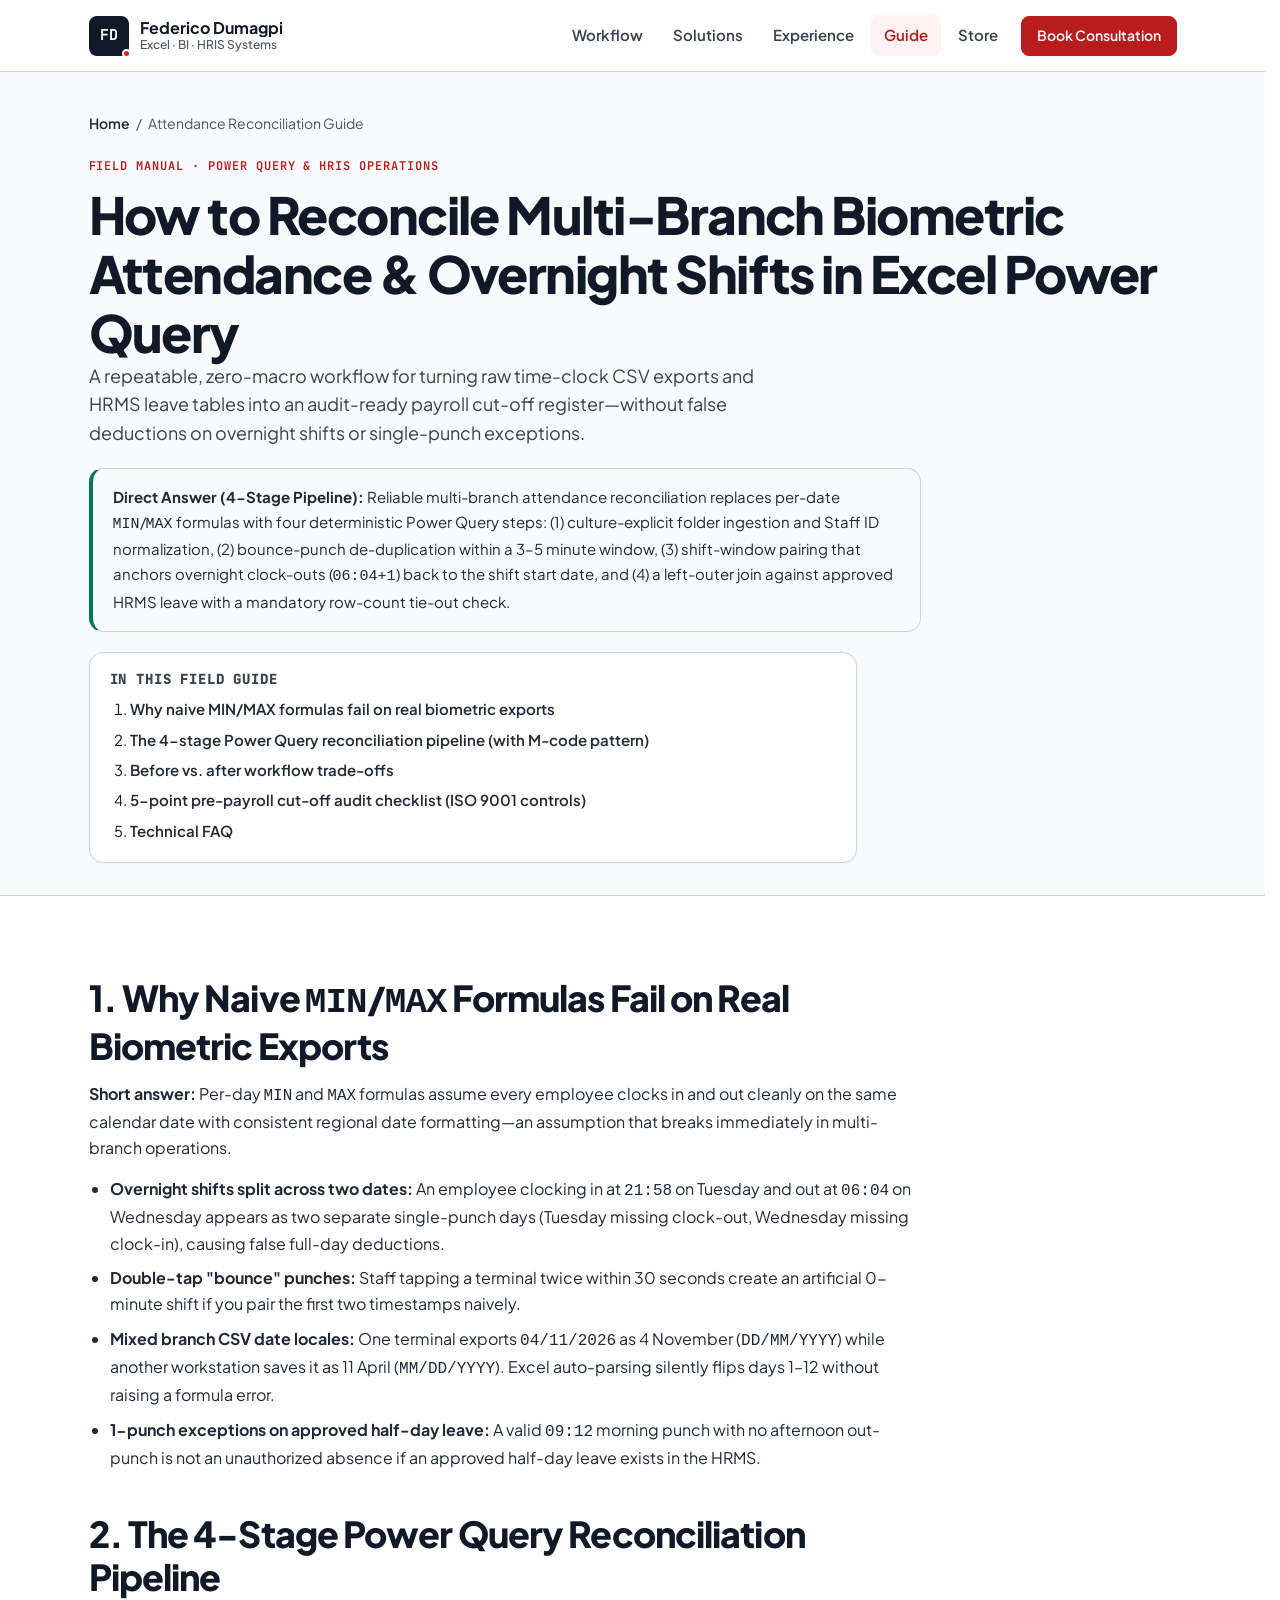
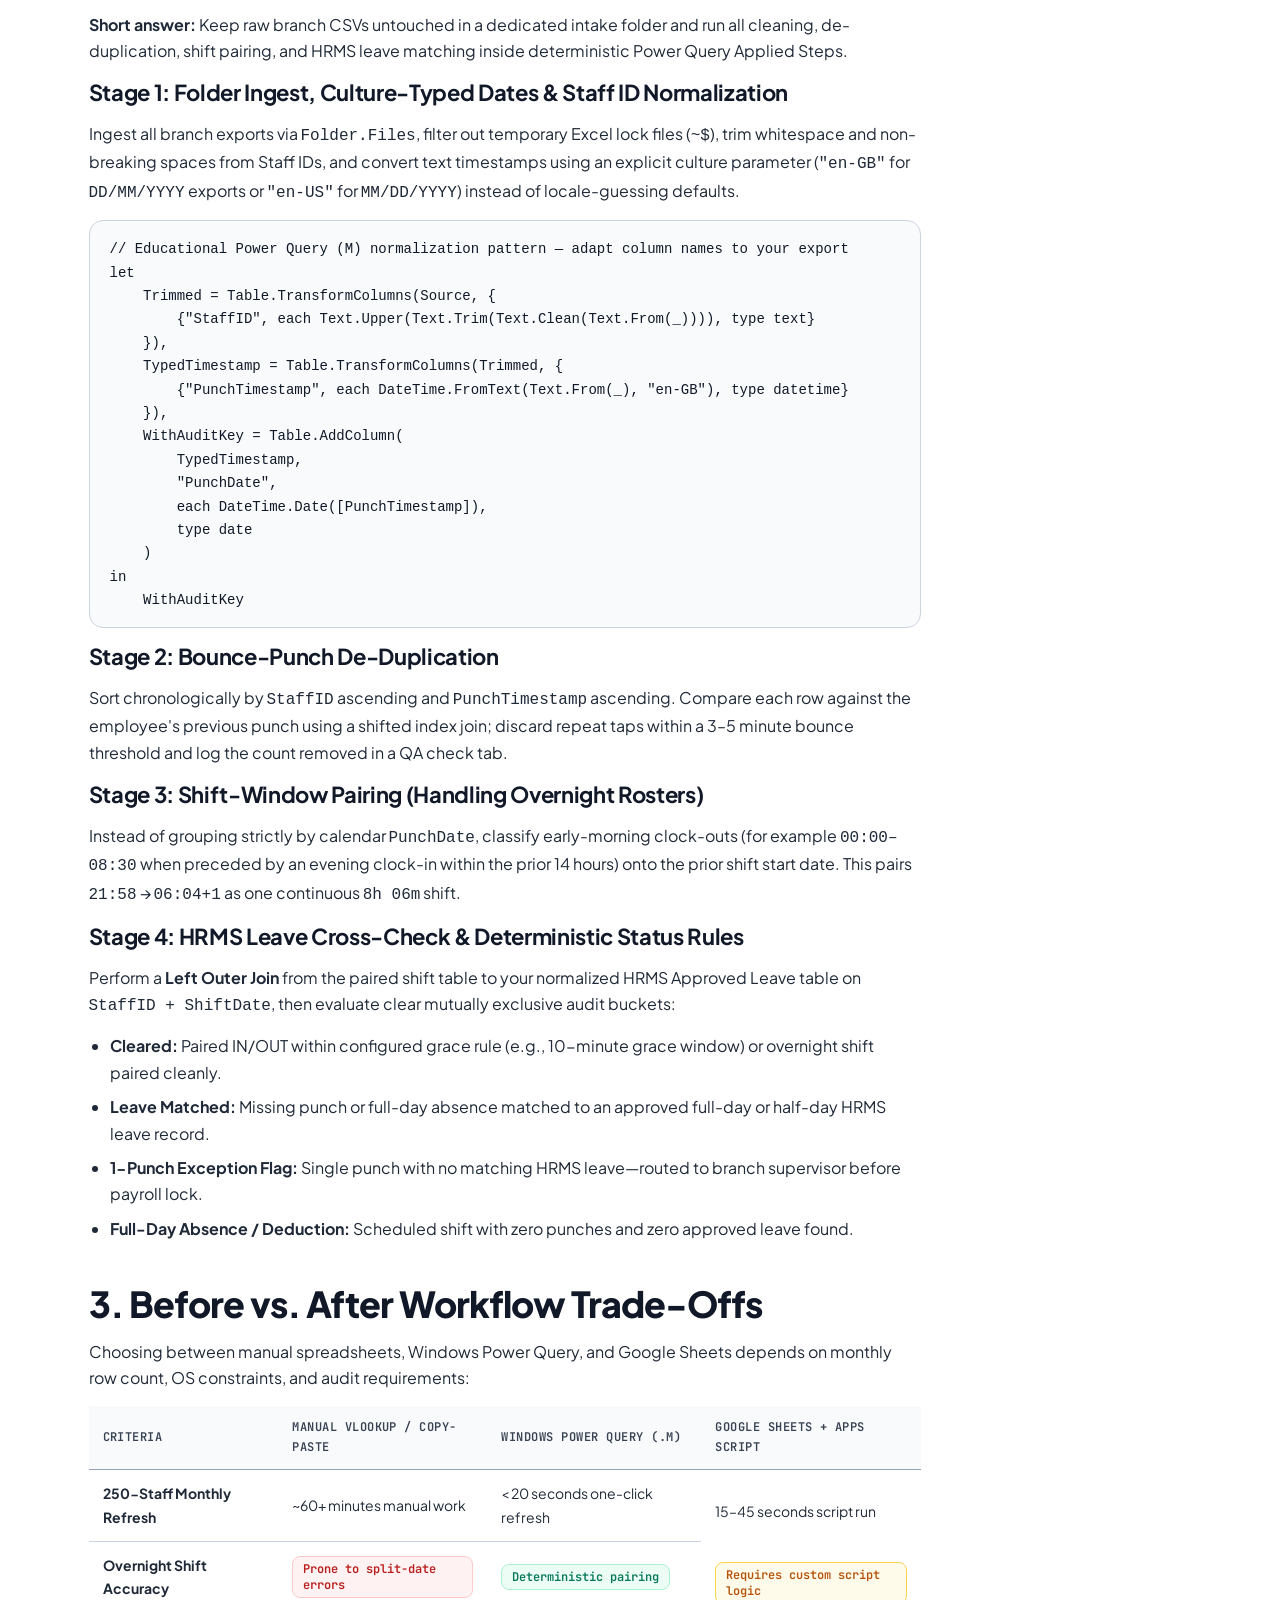
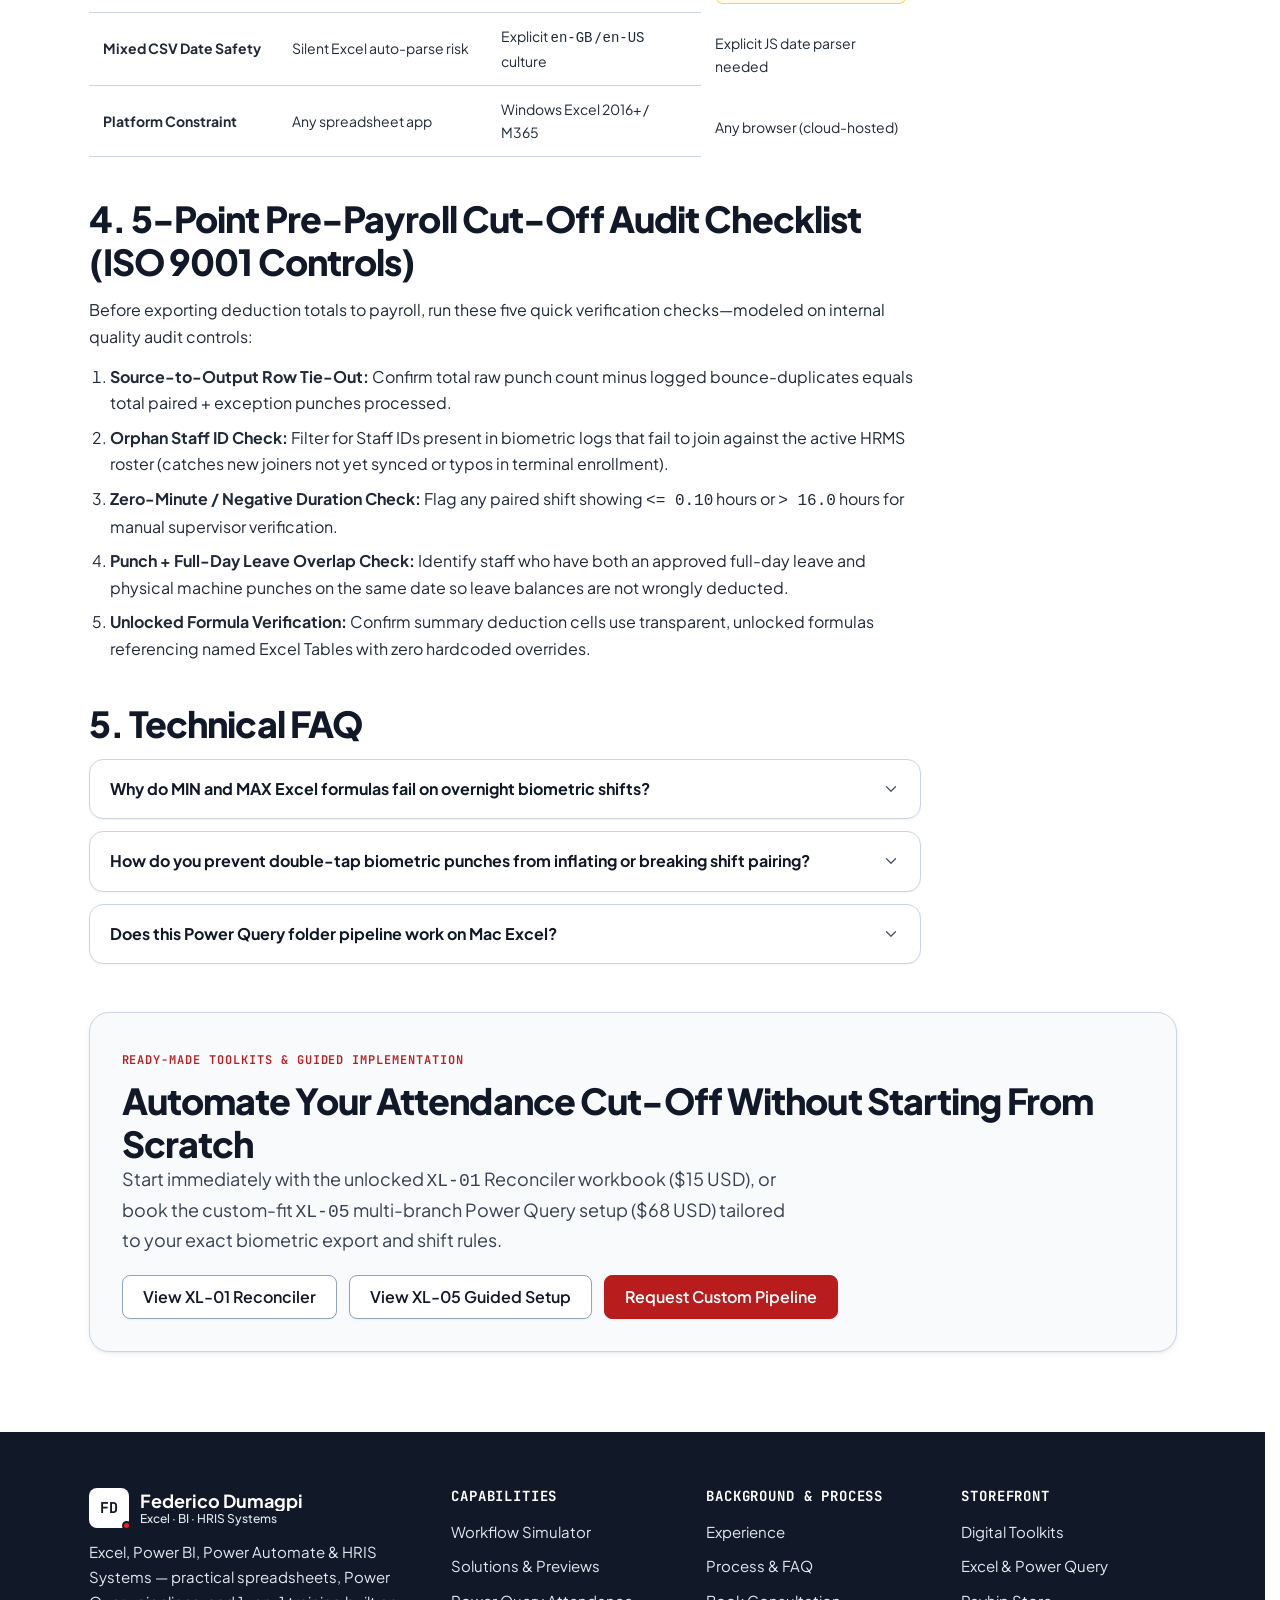
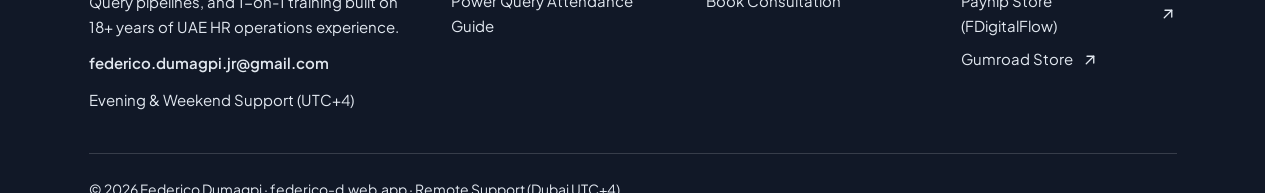
<file: attendance-reconciliation-guide.html>
<!DOCTYPE html>
<html lang="en">
<head>
  <meta charset="UTF-8">
  <meta name="viewport" content="width=device-width, initial-scale=1.0">
  <title>How to Reconcile Multi-Branch Biometric Attendance &amp; Overnight Shifts in Excel Power Query — Federico Dumagpi</title>
  <meta name="description" content="Practical 4-stage Excel Power Query workflow for pairing overnight biometric punches, normalizing mixed CSV date formats, matching HRMS leaves, and preventing false payroll deductions.">
  <meta name="robots" content="index, follow, max-image-preview:large, max-snippet:-1">
  <link rel="canonical" href="https://federico-d.web.app/attendance-reconciliation-guide">
  <meta name="google-site-verification" content="vj9G7pqELAFzIBVU2SsfG5H_cu7U4MZIFKFb6kVx-tE">

  <!-- Favicons -->
  <link rel="icon" href="/favicon.svg" type="image/svg+xml">
  <link rel="icon" href="/favicon.png" type="image/png" sizes="180x180">
  <link rel="apple-touch-icon" href="/favicon.png">

  <!-- Open Graph & Twitter -->
  <meta property="og:type" content="article">
  <meta property="og:site_name" content="Federico Dumagpi">
  <meta property="og:title" content="How to Reconcile Multi-Branch Biometric Attendance &amp; Overnight Shifts in Excel Power Query">
  <meta property="og:description" content="4-stage Power Query pipeline and ISO 9001 cut-off audit checklist for overnight shifts, single-punch exceptions, and mixed regional CSV exports.">
  <meta property="og:url" content="https://federico-d.web.app/attendance-reconciliation-guide">
  <meta property="og:image" content="https://federico-d.web.app/assets/og-card.png">
  <meta property="og:image:width" content="1200">
  <meta property="og:image:height" content="630">
  <meta property="og:image:alt" content="Federico Dumagpi — Power Query Biometric Attendance Reconciliation Guide">
  <meta name="twitter:card" content="summary_large_image">
  <meta name="twitter:title" content="Reconciling Biometric Attendance &amp; Overnight Shifts in Excel Power Query">
  <meta name="twitter:description" content="4-stage Power Query pipeline and pre-payroll audit checklist backed by 18+ years of HRIS operations experience.">
  <meta name="twitter:image" content="https://federico-d.web.app/assets/og-card.png">

  <!-- Fonts -->
  <link rel="preconnect" href="https://fonts.googleapis.com">
  <link rel="preconnect" href="https://fonts.gstatic.com" crossorigin>
  <link href="https://fonts.googleapis.com/css2?family=JetBrains+Mono:wght@400;500;600;700&family=Plus+Jakarta+Sans:wght@400;500;600;700;800&display=swap" rel="stylesheet">

  <!-- Styles & Deferred Script -->
  <link rel="stylesheet" href="/styles.css">
  <script src="/script.js" defer></script>

  <!-- Structured Data -->
  <script type="application/ld+json">
  {
    "@context": "https://schema.org",
    "@graph": [
      {
        "@type": "Article",
        "@id": "https://federico-d.web.app/attendance-reconciliation-guide#article",
        "headline": "How to Reconcile Multi-Branch Biometric Attendance & Overnight Shifts in Excel Power Query",
        "description": "Practical 4-stage Power Query workflow and ISO 9001 pre-payroll audit checklist for pairing overnight shifts, cleaning mixed CSV exports, and cross-checking HRMS leave records.",
        "url": "https://federico-d.web.app/attendance-reconciliation-guide",
        "datePublished": "2026-11-26",
        "dateModified": "2026-11-26",
        "image": "https://federico-d.web.app/assets/og-card.png",
        "inLanguage": "en",
        "author": {
          "@type": "Person",
          "@id": "https://federico-d.web.app/#person",
          "name": "Federico Dumagpi",
          "url": "https://federico-d.web.app/"
        },
        "publisher": {
          "@type": "Person",
          "@id": "https://federico-d.web.app/#person",
          "name": "Federico Dumagpi"
        },
        "isPartOf": {
          "@type": "WebSite",
          "@id": "https://federico-d.web.app/#website",
          "url": "https://federico-d.web.app/",
          "name": "Federico Dumagpi"
        }
      },
      {
        "@type": "BreadcrumbList",
        "@id": "https://federico-d.web.app/attendance-reconciliation-guide#breadcrumb",
        "itemListElement": [
          {
            "@type": "ListItem",
            "position": 1,
            "name": "Home",
            "item": "https://federico-d.web.app/"
          },
          {
            "@type": "ListItem",
            "position": 2,
            "name": "Attendance Reconciliation Guide",
            "item": "https://federico-d.web.app/attendance-reconciliation-guide"
          }
        ]
      },
      {
        "@type": "FAQPage",
        "@id": "https://federico-d.web.app/attendance-reconciliation-guide#faq",
        "mainEntity": [
          {
            "@type": "Question",
            "name": "Why do MIN and MAX Excel formulas fail on overnight biometric shifts?",
            "acceptedAnswer": {
              "@type": "Answer",
              "text": "MIN and MAX formulas group punches by raw calendar date, which splits an overnight shift such as 21:58 to 06:04+1 across two separate dates and flags both days as missing-punch errors. Assigning each punch to a shift-window date before pairing resolves this cleanly."
            }
          },
          {
            "@type": "Question",
            "name": "How do you prevent double-tap biometric punches from inflating or breaking shift pairing?",
            "acceptedAnswer": {
              "@type": "Answer",
              "text": "Sort punches chronologically per Staff ID and compute the time delta from the prior punch; any repeat tap within a short bounce window (such as 3 to 5 minutes) is flagged and filtered out before pairing clock-ins with clock-outs."
            }
          },
          {
            "@type": "Question",
            "name": "Does this Power Query folder pipeline work on Mac Excel?",
            "acceptedAnswer": {
              "@type": "Answer",
              "text": "Folder-based Power Query M ingestion works reliably in Windows Desktop Excel (2016+ or Microsoft 365). For Mac Excel or Google Sheets teams, the same logic can be delivered using standard .xlsx formula tables or Google Apps Script."
            }
          }
        ]
      }
    ]
  }
  </script>
</head>
<body>
  <a href="#main" class="skip-link">Skip to main content</a>
  <div id="scroll-progress" aria-hidden="true"></div>

  <!-- Shared Site Header -->
  <header class="site-header">
    <div class="frame header-inner">
      <a href="/" class="brand" aria-label="Federico Dumagpi — Home">
        <span class="brand-mark" aria-hidden="true">FD</span>
        <span class="brand-text">
          <span class="brand-name">Federico Dumagpi</span>
          <span class="brand-sub">Excel &middot; BI &middot; HRIS Systems</span>
        </span>
      </a>

      <div class="header-actions">
        <nav class="site-nav" aria-label="Primary navigation">
          <a href="/#workflow">Workflow</a>
          <a href="/#solutions">Solutions</a>
          <a href="/#track-record">Experience</a>
          <a href="/attendance-reconciliation-guide" aria-current="page">Guide</a>
          <a href="/store">Store</a>
        </nav>

        <a href="/#contact" class="btn btn-primary btn-sm nav-cta">Book Consultation</a>

        <button type="button" id="mobile-menu-btn" class="mobile-toggle" aria-label="Open navigation menu" aria-expanded="false" aria-controls="mobile-menu">
          <svg class="icon icon-lg" width="20" height="20" viewBox="0 0 24 24" aria-hidden="true" fill="none" stroke="currentColor" stroke-width="1.75" stroke-linecap="round" stroke-linejoin="round">
            <line x1="4" y1="7" x2="20" y2="7"></line>
            <line x1="4" y1="12" x2="20" y2="12"></line>
            <line x1="4" y1="17" x2="20" y2="17"></line>
          </svg>
        </button>
      </div>
    </div>
  </header>

  <!-- Shared Mobile Navigation Drawer -->
  <div id="mobile-menu" class="mobile-drawer" role="dialog" aria-modal="true" aria-label="Site navigation" hidden>
    <div id="drawer-backdrop" class="drawer-backdrop" aria-hidden="true"></div>
    <div class="drawer-panel">
      <div class="drawer-head">
        <a href="/" class="brand" aria-label="Federico Dumagpi Home">
          <span class="brand-mark" aria-hidden="true">FD</span>
          <span class="brand-text">
            <span class="brand-name">Federico Dumagpi</span>
            <span class="brand-sub">Excel &middot; BI &middot; HRIS Systems</span>
          </span>
        </a>
        <button type="button" id="drawer-close" class="drawer-close" aria-label="Close navigation menu">
          <svg class="icon icon-lg" width="20" height="20" viewBox="0 0 24 24" aria-hidden="true" fill="none" stroke="currentColor" stroke-width="1.75" stroke-linecap="round" stroke-linejoin="round">
            <line x1="18" y1="6" x2="6" y2="18"></line>
            <line x1="6" y1="6" x2="18" y2="18"></line>
          </svg>
        </button>
      </div>
      <nav class="drawer-nav" aria-label="Mobile navigation">
        <a href="/#workflow">Workflow</a>
        <a href="/#solutions">Solutions</a>
        <a href="/#track-record">Experience</a>
        <a href="/attendance-reconciliation-guide" aria-current="page">Guide</a>
        <a href="/store">Store</a>
      </nav>
      <div class="drawer-foot">
        <a href="/#contact" class="btn btn-primary">Book Consultation</a>
        <span class="pill pill-emerald">
          <span class="status-dot" aria-hidden="true"></span>
          Evening &amp; Weekend Support (Dubai UTC+4)
        </span>
      </div>
    </div>
  </div>

  <main id="main">
    <!-- Guide Header & TL;DR -->
    <section class="page-hero">
      <div class="frame">
        <nav class="breadcrumb" aria-label="Breadcrumb">
          <a href="/">Home</a>
          <span aria-hidden="true">/</span>
          <span aria-current="page">Attendance Reconciliation Guide</span>
        </nav>

        <span class="section-eyebrow">Field Manual · Power Query &amp; HRIS Operations</span>
        <h1>How to Reconcile Multi-Branch Biometric Attendance &amp; Overnight Shifts in Excel Power Query</h1>
        <p class="lead">
          A repeatable, zero-macro workflow for turning raw time-clock CSV exports and HRMS leave tables into an audit-ready payroll cut-off register—without false deductions on overnight shifts or single-punch exceptions.
        </p>

        <div class="guide-callout" role="note" aria-label="Direct answer summary" style="margin-top: 1.25rem; max-width: 52rem;">
          <p>
            <strong>Direct Answer (4-Stage Pipeline):</strong> Reliable multi-branch attendance reconciliation replaces per-date <code>MIN</code>/<code>MAX</code> formulas with four deterministic Power Query steps: (1) culture-explicit folder ingestion and Staff ID normalization, (2) bounce-punch de-duplication within a 3&ndash;5 minute window, (3) shift-window pairing that anchors overnight clock-outs (<code>06:04+1</code>) back to the shift start date, and (4) a left-outer join against approved HRMS leave with a mandatory row-count tie-out check.
          </p>
        </div>

        <nav class="guide-toc" aria-label="Table of contents">
          <h2>In This Field Guide</h2>
          <ol>
            <li><a href="#why-min-max-fails">Why naive MIN/MAX formulas fail on real biometric exports</a></li>
            <li><a href="#four-stage-pipeline">The 4-stage Power Query reconciliation pipeline (with M-code pattern)</a></li>
            <li><a href="#trade-offs">Before vs. after workflow trade-offs</a></li>
            <li><a href="#audit-checklist">5-point pre-payroll cut-off audit checklist (ISO 9001 controls)</a></li>
            <li><a href="#guide-faq">Technical FAQ</a></li>
          </ol>
        </nav>
      </div>
    </section>

    <!-- Main Guide Body -->
    <section class="section">
      <div class="frame">
        <article class="guide-article">
          <section class="guide-block" id="why-min-max-fails">
            <h2>1. Why Naive <code>MIN</code>/<code>MAX</code> Formulas Fail on Real Biometric Exports</h2>
            <p>
              <strong>Short answer:</strong> Per-day <code>MIN</code> and <code>MAX</code> formulas assume every employee clocks in and out cleanly on the same calendar date with consistent regional date formatting—an assumption that breaks immediately in multi-branch operations.
            </p>
            <ul>
              <li><strong>Overnight shifts split across two dates:</strong> An employee clocking in at <code>21:58</code> on Tuesday and out at <code>06:04</code> on Wednesday appears as two separate single-punch days (Tuesday missing clock-out, Wednesday missing clock-in), causing false full-day deductions.</li>
              <li><strong>Double-tap "bounce" punches:</strong> Staff tapping a terminal twice within 30 seconds create an artificial 0-minute shift if you pair the first two timestamps naively.</li>
              <li><strong>Mixed branch CSV date locales:</strong> One terminal exports <code>04/11/2026</code> as 4 November (<code>DD/MM/YYYY</code>) while another workstation saves it as 11 April (<code>MM/DD/YYYY</code>). Excel auto-parsing silently flips days 1&ndash;12 without raising a formula error.</li>
              <li><strong>1-punch exceptions on approved half-day leave:</strong> A valid <code>09:12</code> morning punch with no afternoon out-punch is not an unauthorized absence if an approved half-day leave exists in the HRMS.</li>
            </ul>
          </section>

          <section class="guide-block" id="four-stage-pipeline">
            <h2>2. The 4-Stage Power Query Reconciliation Pipeline</h2>
            <p>
              <strong>Short answer:</strong> Keep raw branch CSVs untouched in a dedicated intake folder and run all cleaning, de-duplication, shift pairing, and HRMS leave matching inside deterministic Power Query Applied Steps.
            </p>

            <h3>Stage 1: Folder Ingest, Culture-Typed Dates &amp; Staff ID Normalization</h3>
            <p>
              Ingest all branch exports via <code>Folder.Files</code>, filter out temporary Excel lock files (<code>~$</code>), trim whitespace and non-breaking spaces from Staff IDs, and convert text timestamps using an explicit culture parameter (<code>"en-GB"</code> for <code>DD/MM/YYYY</code> exports or <code>"en-US"</code> for <code>MM/DD/YYYY</code>) instead of locale-guessing defaults.
            </p>
            <pre class="code-block"><code>// Educational Power Query (M) normalization pattern — adapt column names to your export
let
    Trimmed = Table.TransformColumns(Source, {
        {"StaffID", each Text.Upper(Text.Trim(Text.Clean(Text.From(_)))), type text}
    }),
    TypedTimestamp = Table.TransformColumns(Trimmed, {
        {"PunchTimestamp", each DateTime.FromText(Text.From(_), "en-GB"), type datetime}
    }),
    WithAuditKey = Table.AddColumn(
        TypedTimestamp,
        "PunchDate",
        each DateTime.Date([PunchTimestamp]),
        type date
    )
in
    WithAuditKey</code></pre>

            <h3>Stage 2: Bounce-Punch De-Duplication</h3>
            <p>
              Sort chronologically by <code>StaffID</code> ascending and <code>PunchTimestamp</code> ascending. Compare each row against the employee's previous punch using a shifted index join; discard repeat taps within a 3&ndash;5 minute bounce threshold and log the count removed in a QA check tab.
            </p>

            <h3>Stage 3: Shift-Window Pairing (Handling Overnight Rosters)</h3>
            <p>
              Instead of grouping strictly by calendar <code>PunchDate</code>, classify early-morning clock-outs (for example <code>00:00&ndash;08:30</code> when preceded by an evening clock-in within the prior 14 hours) onto the prior shift start date. This pairs <code>21:58</code> &rarr; <code>06:04+1</code> as one continuous <code>8h 06m</code> shift.
            </p>

            <h3>Stage 4: HRMS Leave Cross-Check &amp; Deterministic Status Rules</h3>
            <p>
              Perform a <strong>Left Outer Join</strong> from the paired shift table to your normalized HRMS Approved Leave table on <code>StaffID + ShiftDate</code>, then evaluate clear mutually exclusive audit buckets:
            </p>
            <ul>
              <li><strong>Cleared:</strong> Paired IN/OUT within configured grace rule (e.g., 10-minute grace window) or overnight shift paired cleanly.</li>
              <li><strong>Leave Matched:</strong> Missing punch or full-day absence matched to an approved full-day or half-day HRMS leave record.</li>
              <li><strong>1-Punch Exception Flag:</strong> Single punch with no matching HRMS leave—routed to branch supervisor before payroll lock.</li>
              <li><strong>Full-Day Absence / Deduction:</strong> Scheduled shift with zero punches and zero approved leave found.</li>
            </ul>
          </section>

          <section class="guide-block" id="trade-offs">
            <h2>3. Before vs. After Workflow Trade-Offs</h2>
            <p>
              Choosing between manual spreadsheets, Windows Power Query, and Google Sheets depends on monthly row count, OS constraints, and audit requirements:
            </p>
            <div class="preview-table-wrap">
              <table>
                <thead>
                  <tr>
                    <th scope="col">Criteria</th>
                    <th scope="col">Manual VLOOKUP / Copy-Paste</th>
                    <th scope="col">Windows Power Query (.m)</th>
                    <th scope="col">Google Sheets + Apps Script</th>
                  </tr>
                </thead>
                <tbody>
                  <tr>
                    <td data-label="Criteria"><strong>250-Staff Monthly Refresh</strong></td>
                    <td data-label="Manual VLOOKUP / Copy-Paste">~60+ minutes manual work</td>
                    <td data-label="Windows Power Query (.m)">&lt; 20 seconds one-click refresh</td>
                    <td data-label="Google Sheets + Apps Script">15&ndash;45 seconds script run</td>
                  </tr>
                  <tr>
                    <td data-label="Criteria"><strong>Overnight Shift Accuracy</strong></td>
                    <td data-label="Manual VLOOKUP / Copy-Paste"><span class="badge badge-red">Prone to split-date errors</span></td>
                    <td data-label="Windows Power Query (.m)"><span class="badge badge-emerald">Deterministic pairing</span></td>
                    <td data-label="Google Sheets + Apps Script"><span class="badge badge-ochre">Requires custom script logic</span></td>
                  </tr>
                  <tr>
                    <td data-label="Criteria"><strong>Mixed CSV Date Safety</strong></td>
                    <td data-label="Manual VLOOKUP / Copy-Paste">Silent Excel auto-parse risk</td>
                    <td data-label="Windows Power Query (.m)">Explicit <code>en-GB</code> / <code>en-US</code> culture</td>
                    <td data-label="Google Sheets + Apps Script">Explicit JS date parser needed</td>
                  </tr>
                  <tr>
                    <td data-label="Criteria"><strong>Platform Constraint</strong></td>
                    <td data-label="Manual VLOOKUP / Copy-Paste">Any spreadsheet app</td>
                    <td data-label="Windows Power Query (.m)">Windows Excel 2016+ / M365</td>
                    <td data-label="Google Sheets + Apps Script">Any browser (cloud-hosted)</td>
                  </tr>
                </tbody>
              </table>
            </div>
          </section>

          <section class="guide-block" id="audit-checklist">
            <h2>4. 5-Point Pre-Payroll Cut-Off Audit Checklist (ISO 9001 Controls)</h2>
            <p>
              Before exporting deduction totals to payroll, run these five quick verification checks—modeled on internal quality audit controls:
            </p>
            <ol>
              <li><strong>Source-to-Output Row Tie-Out:</strong> Confirm total raw punch count minus logged bounce-duplicates equals total paired + exception punches processed.</li>
              <li><strong>Orphan Staff ID Check:</strong> Filter for Staff IDs present in biometric logs that fail to join against the active HRMS roster (catches new joiners not yet synced or typos in terminal enrollment).</li>
              <li><strong>Zero-Minute / Negative Duration Check:</strong> Flag any paired shift showing <code>&lt;= 0.10</code> hours or <code>&gt; 16.0</code> hours for manual supervisor verification.</li>
              <li><strong>Punch + Full-Day Leave Overlap Check:</strong> Identify staff who have both an approved full-day leave and physical machine punches on the same date so leave balances are not wrongly deducted.</li>
              <li><strong>Unlocked Formula Verification:</strong> Confirm summary deduction cells use transparent, unlocked formulas referencing named Excel Tables with zero hardcoded overrides.</li>
            </ol>
          </section>

          <section class="guide-block" id="guide-faq">
            <h2>5. Technical FAQ</h2>
            <div class="faq-list">
              <details class="faq-item">
                <summary>
                  <span>Why do MIN and MAX Excel formulas fail on overnight biometric shifts?</span>
                  <svg class="icon faq-chevron" aria-hidden="true" fill="none" stroke="currentColor" stroke-width="1.75" stroke-linecap="round" stroke-linejoin="round" viewBox="0 0 24 24" width="18" height="18">
                    <polyline points="6 9 12 15 18 9"/>
                  </svg>
                </summary>
                <div class="faq-answer">
                  <p>
                    <code>MIN</code> and <code>MAX</code> formulas group punches by raw calendar date, which splits an overnight shift such as <code>21:58</code> to <code>06:04+1</code> across two separate dates and flags both days as missing-punch errors. Assigning each punch to a shift-window date before pairing resolves this cleanly.
                  </p>
                </div>
              </details>

              <details class="faq-item">
                <summary>
                  <span>How do you prevent double-tap biometric punches from inflating or breaking shift pairing?</span>
                  <svg class="icon faq-chevron" aria-hidden="true" fill="none" stroke="currentColor" stroke-width="1.75" stroke-linecap="round" stroke-linejoin="round" viewBox="0 0 24 24" width="18" height="18">
                    <polyline points="6 9 12 15 18 9"/>
                  </svg>
                </summary>
                <div class="faq-answer">
                  <p>
                    Sort punches chronologically per Staff ID and compute the time delta from the prior punch; any repeat tap within a short bounce window (such as 3 to 5 minutes) is flagged and filtered out before pairing clock-ins with clock-outs.
                  </p>
                </div>
              </details>

              <details class="faq-item">
                <summary>
                  <span>Does this Power Query folder pipeline work on Mac Excel?</span>
                  <svg class="icon faq-chevron" aria-hidden="true" fill="none" stroke="currentColor" stroke-width="1.75" stroke-linecap="round" stroke-linejoin="round" viewBox="0 0 24 24" width="18" height="18">
                    <polyline points="6 9 12 15 18 9"/>
                  </svg>
                </summary>
                <div class="faq-answer">
                  <p>
                    Folder-based Power Query M ingestion works reliably in Windows Desktop Excel (2016+ or Microsoft 365). For Mac Excel or Google Sheets teams, the same logic can be delivered using standard <code>.xlsx</code> formula tables or Google Apps Script.
                  </p>
                </div>
              </details>
            </div>
          </section>
        </article>

        <!-- Next Steps CTA Banner -->
        <div class="cta-banner" style="margin-top: 3rem;">
          <div>
            <span class="section-eyebrow">Ready-Made Toolkits &amp; Guided Implementation</span>
            <h2>Automate Your Attendance Cut-Off Without Starting From Scratch</h2>
            <p class="lead">
              Start immediately with the unlocked <code>XL-01</code> Reconciler workbook ($15 USD), or book the custom-fit <code>XL-05</code> multi-branch Power Query setup ($68 USD) tailored to your exact biometric export and shift rules.
            </p>
          </div>
          <div class="cta-row">
            <a href="/store#payroll-audit-reconciler-advisor" class="btn btn-secondary">
              View XL-01 Reconciler
            </a>
            <a href="/store#payroll-attendance-template" class="btn btn-secondary">
              View XL-05 Guided Setup
            </a>
            <a href="/?topic=hris-payroll#contact" class="btn btn-primary">
              Request Custom Pipeline
            </a>
          </div>
        </div>
      </div>
    </section>
  </main>

  <!-- Shared Site Footer -->
  <footer class="site-footer" id="site-footer">
    <div class="frame">
      <div class="footer-grid">
        <div class="footer-brand">
          <a href="/" class="brand">
            <span class="brand-mark" aria-hidden="true">FD</span>
            <span class="brand-text">
              <span class="brand-name">Federico Dumagpi</span>
              <span class="brand-sub">Excel &middot; BI &middot; HRIS Systems</span>
            </span>
          </a>
          <p class="footer-meta">
            Excel, Power BI, Power Automate &amp; HRIS Systems — practical spreadsheets, Power Query pipelines, and 1-on-1 training built on 18+ years of UAE HR operations experience.
          </p>
          <p class="footer-contact">
            <a href="mailto:federico.dumagpi.jr@gmail.com">federico.dumagpi.jr@gmail.com</a>
          </p>
          <p class="footer-meta">Evening &amp; Weekend Support (UTC+4)</p>
        </div>

        <div class="footer-col">
          <h2 class="footer-heading">Capabilities</h2>
          <ul class="footer-links">
            <li><a href="/#workflow">Workflow Simulator</a></li>
            <li><a href="/#solutions">Solutions &amp; Previews</a></li>
            <li><a href="/attendance-reconciliation-guide">Power Query Attendance Guide</a></li>
          </ul>
        </div>

        <div class="footer-col">
          <h2 class="footer-heading">Background &amp; Process</h2>
          <ul class="footer-links">
            <li><a href="/#track-record">Experience</a></li>
            <li><a href="/#process">Process &amp; FAQ</a></li>
            <li><a href="/#contact">Book Consultation</a></li>
          </ul>
        </div>

        <div class="footer-col">
          <h2 class="footer-heading">Storefront</h2>
          <ul class="footer-links">
            <li><a href="/store">Digital Toolkits</a></li>
            <li><a href="/store?category=excel">Excel &amp; Power Query</a></li>
            <li>
              <a href="https://payhip.com/FDigitalFlow?utm_source=federico-d&amp;utm_medium=website&amp;utm_campaign=footer-guide" target="_blank" rel="noopener noreferrer">
                Payhip Store (FDigitalFlow)
                <svg class="icon" width="18" height="18" viewBox="0 0 24 24" aria-hidden="true" fill="none" stroke="currentColor" stroke-width="1.75" stroke-linecap="round" stroke-linejoin="round">
                  <path d="M7 17L17 7"></path>
                  <path d="M8 7h9v9"></path>
                </svg>
              </a>
            </li>
            <li>
              <a href="https://dumagpi8.gumroad.com/?utm_source=federico-d&amp;utm_medium=website&amp;utm_campaign=footer-guide" target="_blank" rel="noopener noreferrer">
                Gumroad Store
                <svg class="icon" width="18" height="18" viewBox="0 0 24 24" aria-hidden="true" fill="none" stroke="currentColor" stroke-width="1.75" stroke-linecap="round" stroke-linejoin="round">
                  <path d="M7 17L17 7"></path>
                  <path d="M8 7h9v9"></path>
                </svg>
              </a>
            </li>
          </ul>
        </div>
      </div>

      <div class="footer-bottom">
        <p>&copy; 2026 Federico Dumagpi &middot; federico-d.web.app &middot; Remote Support (Dubai UTC+4)</p>
      </div>
    </div>
  </footer>
</body>
</html>
</file>
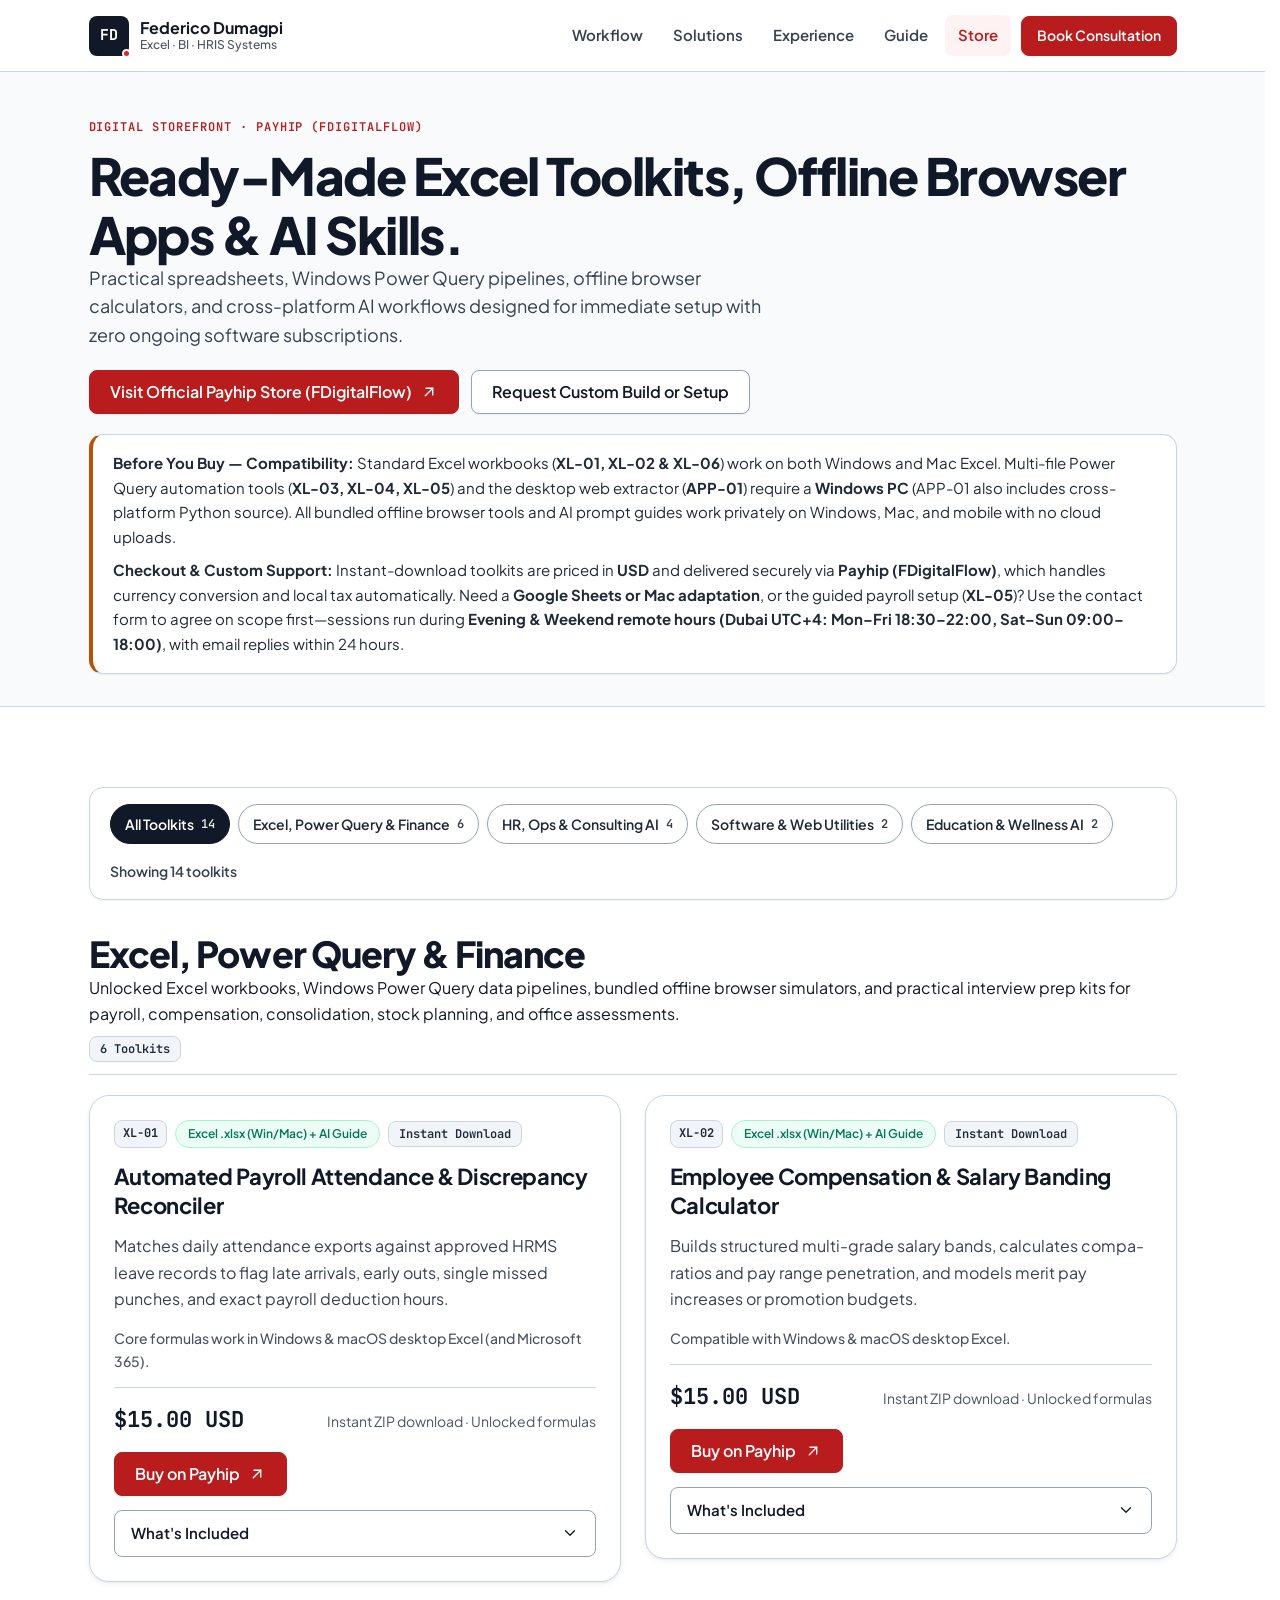
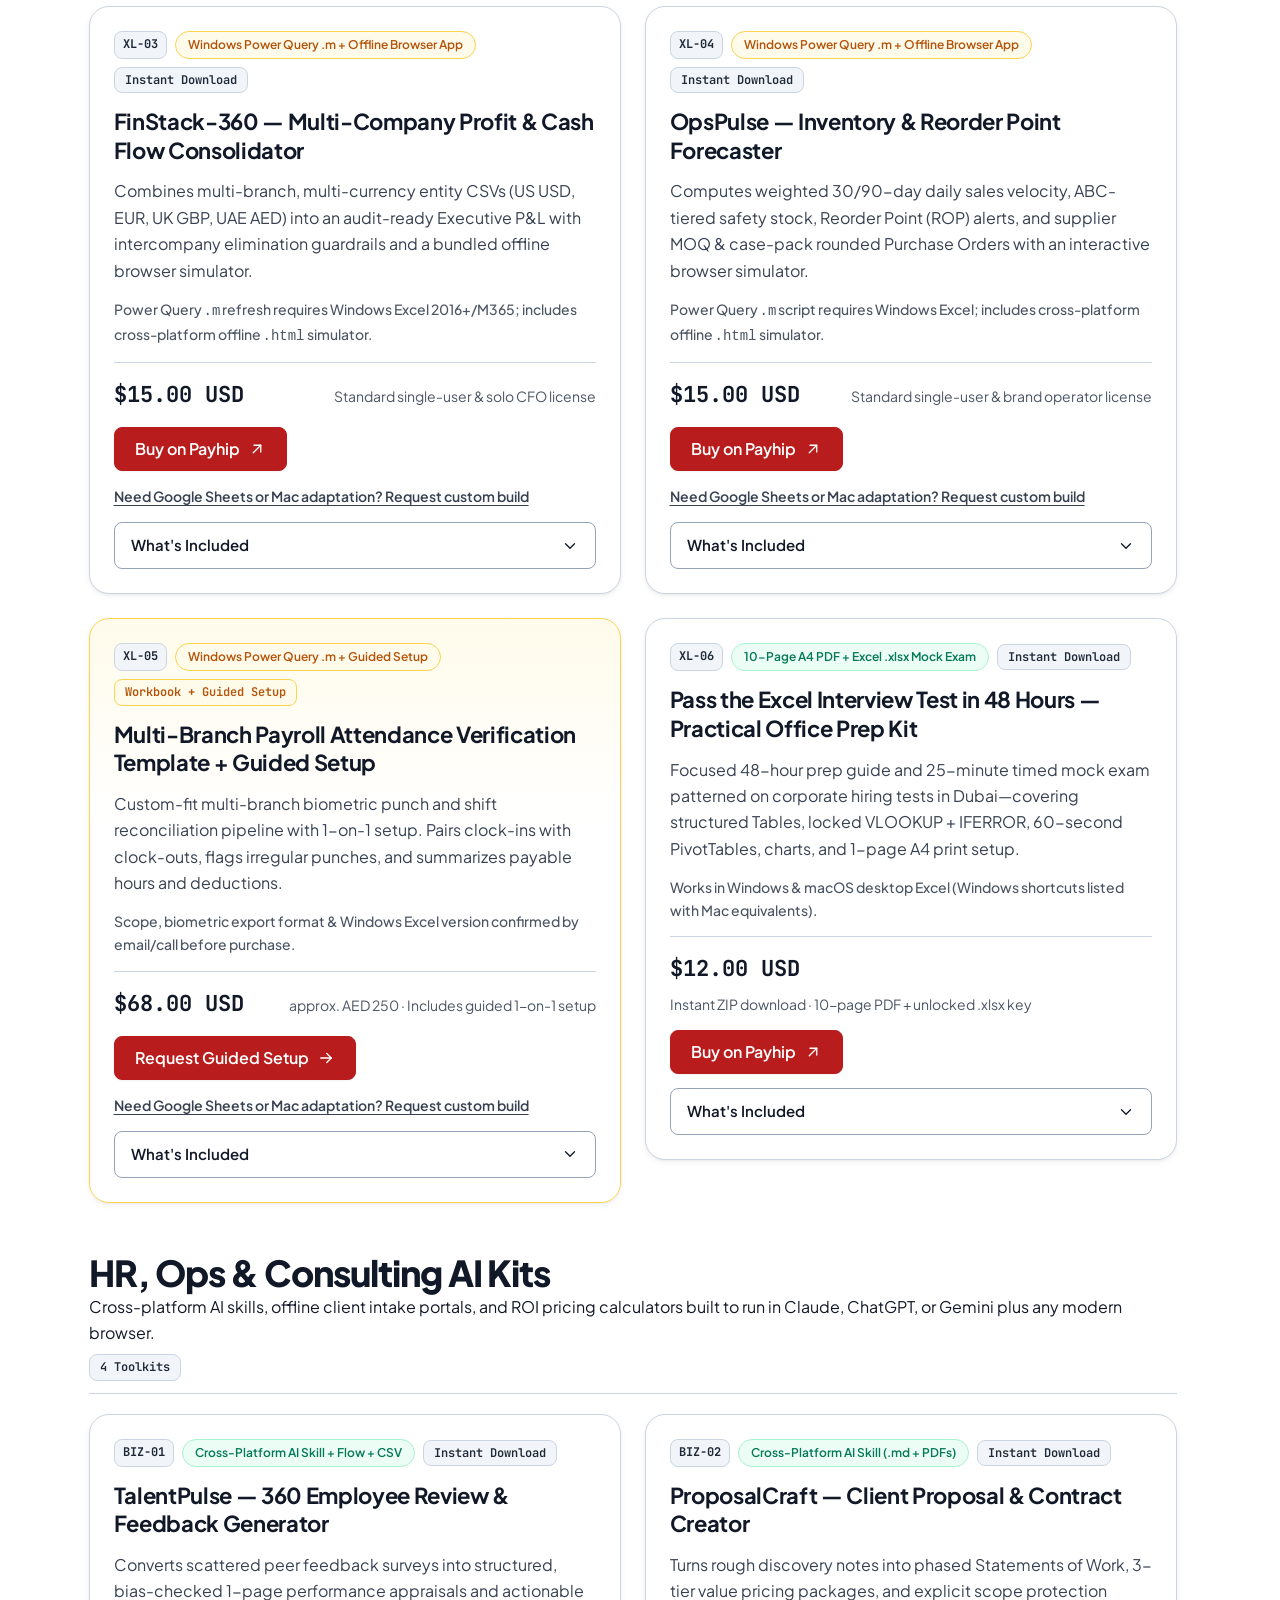
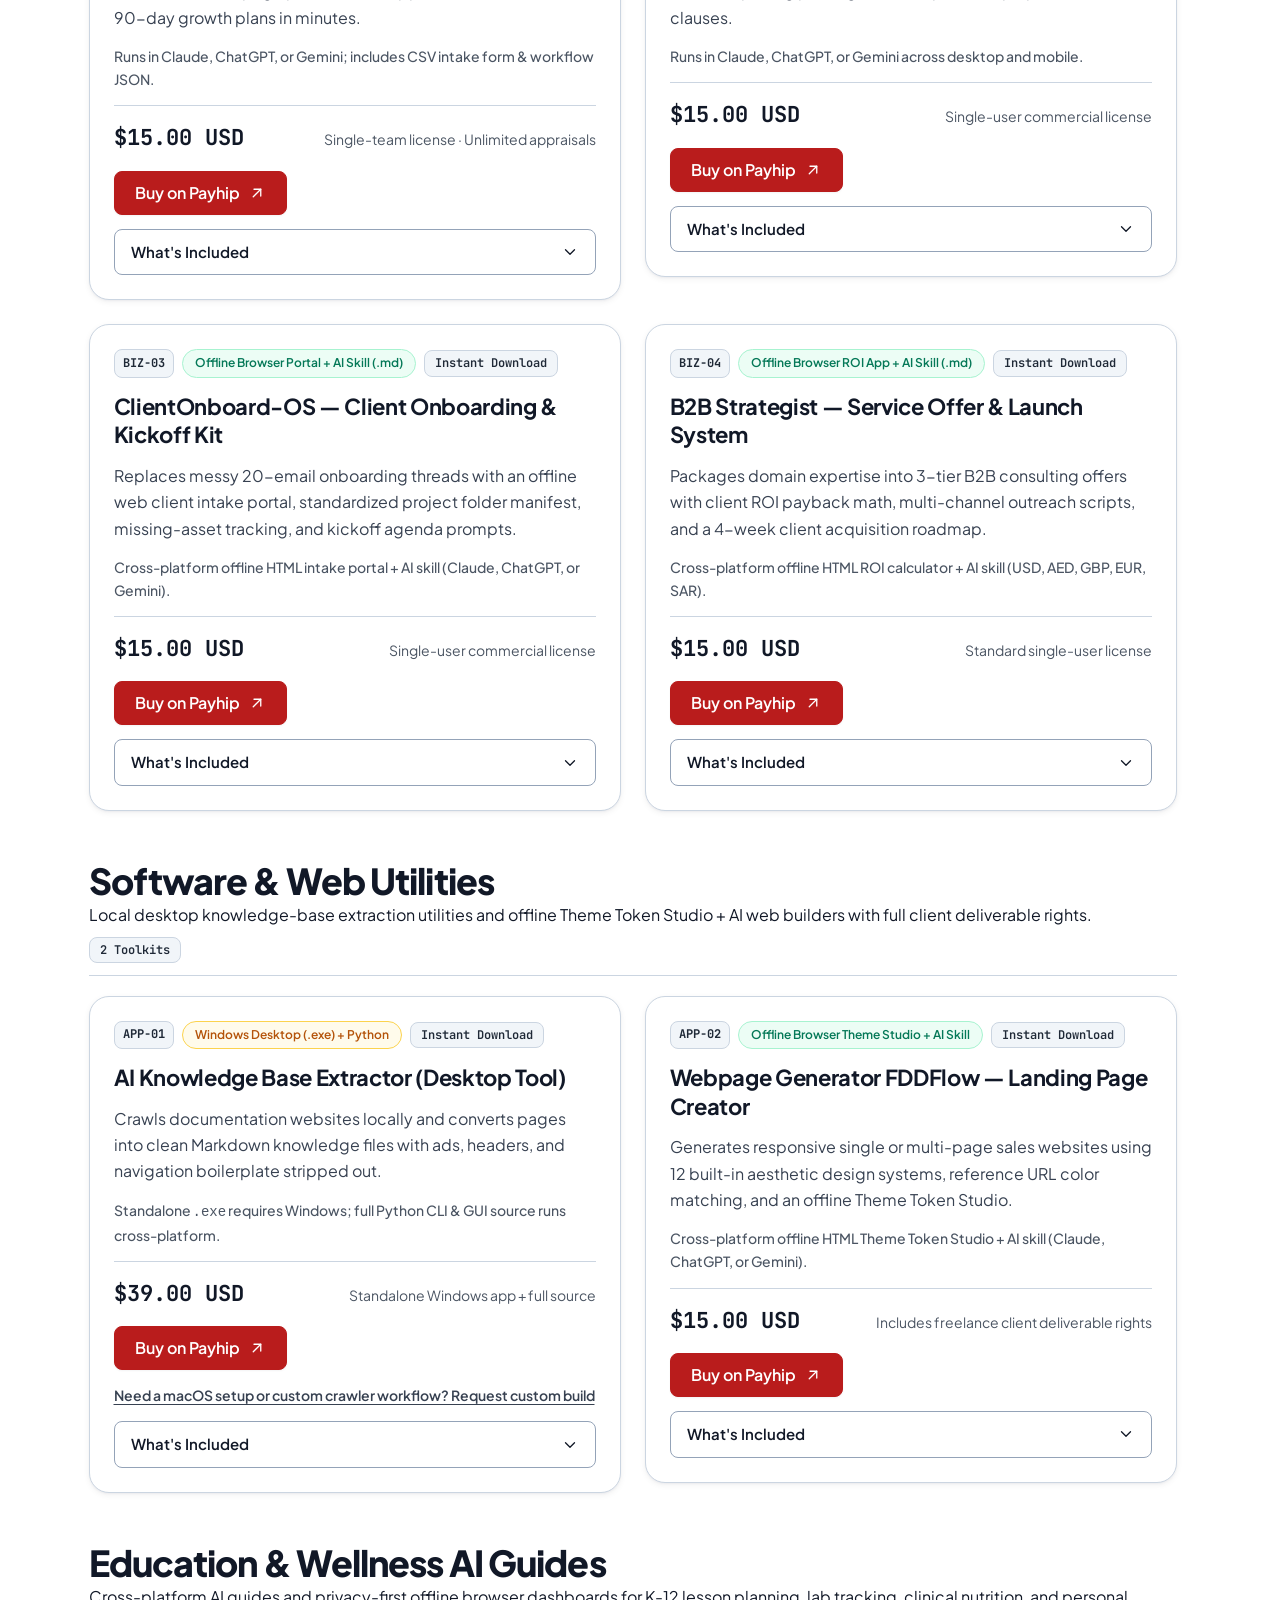
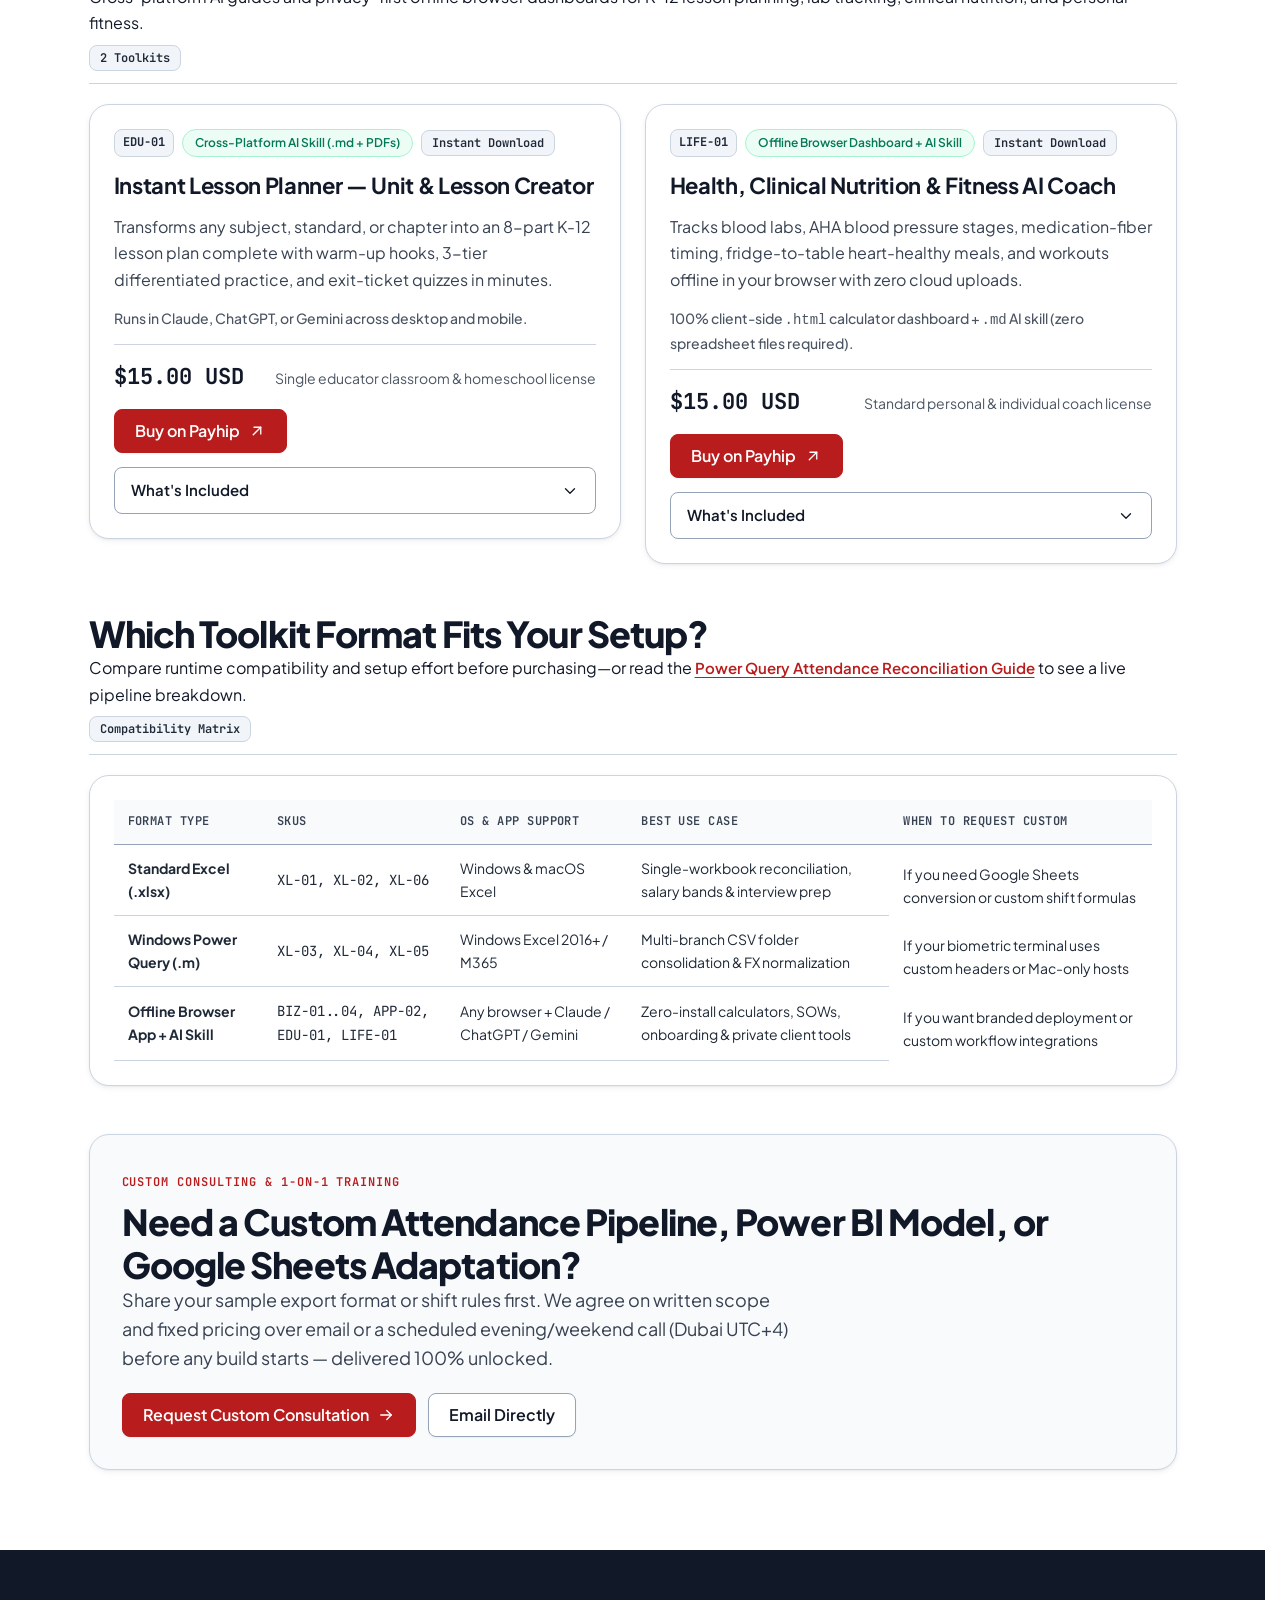
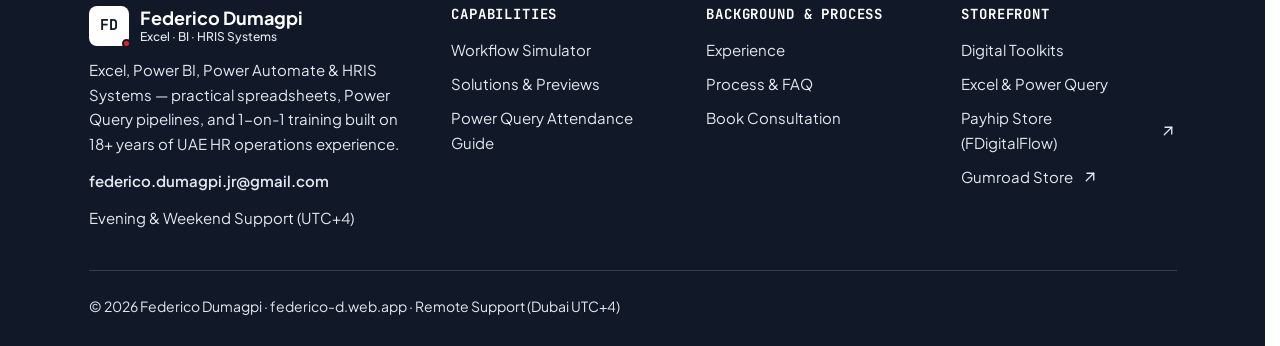
<file: store.html>
<!DOCTYPE html>
<html lang="en">
<head>
  <meta charset="UTF-8">
  <meta name="viewport" content="width=device-width, initial-scale=1.0">
  <title>Digital Toolkits &amp; Excel Templates Store — Federico Dumagpi</title>
  <meta name="description" content="Ready-to-use Excel templates, Windows Power Query scripts, offline browser tools, and AI prompt skills by Federico Dumagpi. Instant USD download via Payhip or guided setup.">
  <meta name="robots" content="index, follow, max-image-preview:large, max-snippet:-1">
  <link rel="canonical" href="https://federico-d.web.app/store">
  <meta name="google-site-verification" content="vj9G7pqELAFzIBVU2SsfG5H_cu7U4MZIFKFb6kVx-tE">

  <!-- Favicons -->
  <link rel="icon" href="/favicon.svg" type="image/svg+xml">
  <link rel="icon" href="/favicon.png" type="image/png" sizes="180x180">
  <link rel="apple-touch-icon" href="/favicon.png">

  <!-- Open Graph & Twitter -->
  <meta property="og:type" content="website">
  <meta property="og:site_name" content="Federico Dumagpi">
  <meta property="og:title" content="Digital Toolkits &amp; Excel Templates Store — Federico Dumagpi">
  <meta property="og:description" content="14 verified Excel workbooks, Power Query pipelines, offline browser calculators, and AI workflow kits. Instant USD checkout via Payhip (FDigitalFlow) plus guided setup.">
  <meta property="og:url" content="https://federico-d.web.app/store">
  <meta property="og:image" content="https://federico-d.web.app/assets/og-card.png">
  <meta property="og:image:width" content="1200">
  <meta property="og:image:height" content="630">
  <meta property="og:image:alt" content="Federico Dumagpi — Digital Toolkits and Excel Templates Store">
  <meta name="twitter:card" content="summary_large_image">
  <meta name="twitter:title" content="Digital Toolkits &amp; Excel Templates Store — Federico Dumagpi">
  <meta name="twitter:description" content="14 verified Excel workbooks, Power Query pipelines, offline browser calculators, and AI workflow kits via Payhip (FDigitalFlow).">
  <meta name="twitter:image" content="https://federico-d.web.app/assets/og-card.png">

  <!-- Fonts -->
  <link rel="preconnect" href="https://fonts.googleapis.com">
  <link rel="preconnect" href="https://fonts.gstatic.com" crossorigin>
  <link href="https://fonts.googleapis.com/css2?family=JetBrains+Mono:wght@400;500;600;700&family=Plus+Jakarta+Sans:wght@400;500;600;700;800&display=swap" rel="stylesheet">

  <!-- Styles & Script -->
  <link rel="stylesheet" href="/styles.css">
  <script src="/script.js" defer></script>

  <!-- Structured Data -->
  <script type="application/ld+json">
  {
    "@context": "https://schema.org",
    "@graph": [
      {
        "@type": "CollectionPage",
        "@id": "https://federico-d.web.app/store#collection",
        "url": "https://federico-d.web.app/store",
        "name": "Digital Toolkits & Excel Templates Store — Federico Dumagpi",
        "description": "Categorized collection of Excel workbooks, Windows Power Query automation scripts, offline browser utilities, and cross-platform AI prompt skills distributed via Payhip (FDigitalFlow) and guided setup.",
        "isPartOf": {
          "@type": "WebSite",
          "@id": "https://federico-d.web.app/#website",
          "url": "https://federico-d.web.app/",
          "name": "Federico Dumagpi"
        },
        "author": {
          "@type": "Person",
          "@id": "https://federico-d.web.app/#person",
          "name": "Federico Dumagpi"
        },
        "mainEntity": {
          "@id": "https://federico-d.web.app/store#catalog"
        }
      },
      {
        "@type": "BreadcrumbList",
        "@id": "https://federico-d.web.app/store#breadcrumb",
        "itemListElement": [
          {
            "@type": "ListItem",
            "position": 1,
            "name": "Home",
            "item": "https://federico-d.web.app/"
          },
          {
            "@type": "ListItem",
            "position": 2,
            "name": "Store",
            "item": "https://federico-d.web.app/store"
          }
        ]
      },
      {
        "@type": "ItemList",
        "@id": "https://federico-d.web.app/store#catalog",
        "name": "Federico Dumagpi Digital Toolkits Catalog",
        "numberOfItems": 14,
        "itemListElement": [
          {
            "@type": "ListItem",
            "position": 1,
            "item": {
              "@type": "Product",
              "sku": "XL-01",
              "name": "Automated Payroll Attendance & Discrepancy Reconciler",
              "description": "Matches daily attendance exports against approved HRMS leave records to flag late arrivals, early outs, single missed punches, and exact payroll deduction hours.",
              "url": "https://federico-d.web.app/store#payroll-audit-reconciler-advisor",
              "brand": { "@type": "Brand", "name": "Federico Dumagpi" },
              "offers": {
                "@type": "Offer",
                "price": "15.00",
                "priceCurrency": "USD",
                "availability": "https://schema.org/InStock",
                "url": "https://payhip.com/b/iyPZ2"
              }
            }
          },
          {
            "@type": "ListItem",
            "position": 2,
            "item": {
              "@type": "Product",
              "sku": "XL-02",
              "name": "Employee Compensation & Salary Banding Calculator",
              "description": "Builds structured multi-grade salary bands, calculates compa-ratios and pay range penetration, and models merit pay increases or promotion budgets.",
              "url": "https://federico-d.web.app/store#compensation-banding-advisor",
              "brand": { "@type": "Brand", "name": "Federico Dumagpi" },
              "offers": {
                "@type": "Offer",
                "price": "15.00",
                "priceCurrency": "USD",
                "availability": "https://schema.org/InStock",
                "url": "https://payhip.com/b/ogcAM"
              }
            }
          },
          {
            "@type": "ListItem",
            "position": 3,
            "item": {
              "@type": "Product",
              "sku": "XL-03",
              "name": "FinStack-360 — Multi-Company Profit & Cash Flow Consolidator",
              "description": "Combines multi-branch, multi-currency entity CSVs (US USD, EUR, UK GBP, UAE AED) into an audit-ready Executive P&L with intercompany elimination guardrails and a bundled offline browser simulator.",
              "url": "https://federico-d.web.app/store#finstack-360",
              "brand": { "@type": "Brand", "name": "Federico Dumagpi" },
              "offers": {
                "@type": "Offer",
                "price": "15.00",
                "priceCurrency": "USD",
                "availability": "https://schema.org/InStock",
                "url": "https://payhip.com/b/Px3yB"
              }
            }
          },
          {
            "@type": "ListItem",
            "position": 4,
            "item": {
              "@type": "Product",
              "sku": "XL-04",
              "name": "OpsPulse — Inventory & Reorder Point Forecaster",
              "description": "Computes weighted 30/90-day daily sales velocity, ABC-tiered safety stock, Reorder Point (ROP) alerts, and supplier MOQ & case-pack rounded Purchase Orders with an interactive browser simulator.",
              "url": "https://federico-d.web.app/store#opspulse",
              "brand": { "@type": "Brand", "name": "Federico Dumagpi" },
              "offers": {
                "@type": "Offer",
                "price": "15.00",
                "priceCurrency": "USD",
                "availability": "https://schema.org/InStock",
                "url": "https://payhip.com/b/3jlUe"
              }
            }
          },
          {
            "@type": "ListItem",
            "position": 5,
            "item": {
              "@type": "Product",
              "sku": "XL-05",
              "name": "Multi-Branch Payroll Attendance Verification Template + Guided Setup",
              "description": "Custom-fit multi-branch biometric punch and shift reconciliation pipeline with 1-on-1 setup. Pairs clock-ins with clock-outs, flags irregular punches, and summarizes payable hours and deductions.",
              "url": "https://federico-d.web.app/store#payroll-attendance-template",
              "brand": { "@type": "Brand", "name": "Federico Dumagpi" },
              "offers": {
                "@type": "Offer",
                "price": "68.00",
                "priceCurrency": "USD",
                "availability": "https://schema.org/InStock",
                "url": "https://federico-d.web.app/?topic=custom-payroll&item=XL-05#contact"
              }
            }
          },
          {
            "@type": "ListItem",
            "position": 6,
            "item": {
              "@type": "Product",
              "sku": "XL-06",
              "name": "Pass the Excel Interview Test in 48 Hours — Practical Office Prep Kit",
              "description": "Focused 48-hour prep guide and 25-minute timed mock exam patterned on corporate hiring tests in Dubai—covering structured Tables, locked VLOOKUP + IFERROR, 60-second PivotTables, charts, and 1-page A4 print setup.",
              "url": "https://federico-d.web.app/store#excel-interview-test-48h",
              "brand": { "@type": "Brand", "name": "Federico Dumagpi" },
              "offers": {
                "@type": "Offer",
                "price": "12.00",
                "priceCurrency": "USD",
                "availability": "https://schema.org/InStock",
                "url": "https://payhip.com/b/ZRdCW"
              }
            }
          },
          {
            "@type": "ListItem",
            "position": 7,
            "item": {
              "@type": "Product",
              "sku": "BIZ-01",
              "name": "TalentPulse — 360 Employee Review & Feedback Generator",
              "description": "Converts scattered peer feedback surveys into structured, bias-checked 1-page performance appraisals and actionable 90-day growth plans in minutes.",
              "url": "https://federico-d.web.app/store#talentpulse",
              "brand": { "@type": "Brand", "name": "Federico Dumagpi" },
              "offers": {
                "@type": "Offer",
                "price": "15.00",
                "priceCurrency": "USD",
                "availability": "https://schema.org/InStock",
                "url": "https://payhip.com/b/p0gNH"
              }
            }
          },
          {
            "@type": "ListItem",
            "position": 8,
            "item": {
              "@type": "Product",
              "sku": "BIZ-02",
              "name": "ProposalCraft — Client Proposal & Contract Creator",
              "description": "Turns rough discovery notes into phased Statements of Work, 3-tier value pricing packages, and explicit scope protection clauses.",
              "url": "https://federico-d.web.app/store#proposalcraft",
              "brand": { "@type": "Brand", "name": "Federico Dumagpi" },
              "offers": {
                "@type": "Offer",
                "price": "15.00",
                "priceCurrency": "USD",
                "availability": "https://schema.org/InStock",
                "url": "https://payhip.com/b/fA0px"
              }
            }
          },
          {
            "@type": "ListItem",
            "position": 9,
            "item": {
              "@type": "Product",
              "sku": "BIZ-03",
              "name": "ClientOnboard-OS — Client Onboarding & Kickoff Kit",
              "description": "Replaces messy 20-email onboarding threads with an offline web client intake portal, standardized project folder manifest, missing-asset tracking, and kickoff agenda prompts.",
              "url": "https://federico-d.web.app/store#clientonboard-os",
              "brand": { "@type": "Brand", "name": "Federico Dumagpi" },
              "offers": {
                "@type": "Offer",
                "price": "15.00",
                "priceCurrency": "USD",
                "availability": "https://schema.org/InStock",
                "url": "https://payhip.com/b/a392q"
              }
            }
          },
          {
            "@type": "ListItem",
            "position": 10,
            "item": {
              "@type": "Product",
              "sku": "BIZ-04",
              "name": "B2B Strategist — Service Offer & Launch System",
              "description": "Packages domain expertise into 3-tier B2B consulting offers with client ROI payback math, multi-channel outreach scripts, and a 4-week client acquisition roadmap.",
              "url": "https://federico-d.web.app/store#b2b-strategist",
              "brand": { "@type": "Brand", "name": "Federico Dumagpi" },
              "offers": {
                "@type": "Offer",
                "price": "15.00",
                "priceCurrency": "USD",
                "availability": "https://schema.org/InStock",
                "url": "https://payhip.com/b/9Psap"
              }
            }
          },
          {
            "@type": "ListItem",
            "position": 11,
            "item": {
              "@type": "Product",
              "sku": "APP-01",
              "name": "AI Knowledge Base Extractor (Desktop Tool)",
              "description": "Crawls documentation websites locally and converts pages into clean Markdown knowledge files with ads, headers, and navigation boilerplate stripped out.",
              "url": "https://federico-d.web.app/store#ai-knowledge-base-extractor",
              "brand": { "@type": "Brand", "name": "Federico Dumagpi" },
              "offers": {
                "@type": "Offer",
                "price": "39.00",
                "priceCurrency": "USD",
                "availability": "https://schema.org/InStock",
                "url": "https://payhip.com/b/zHoCq"
              }
            }
          },
          {
            "@type": "ListItem",
            "position": 12,
            "item": {
              "@type": "Product",
              "sku": "APP-02",
              "name": "Webpage Generator FDDFlow — Landing Page Creator",
              "description": "Generates responsive single or multi-page sales websites using 12 built-in aesthetic design systems, reference URL color matching, and an offline Theme Token Studio.",
              "url": "https://federico-d.web.app/store#webpage-generator-fddflow",
              "brand": { "@type": "Brand", "name": "Federico Dumagpi" },
              "offers": {
                "@type": "Offer",
                "price": "15.00",
                "priceCurrency": "USD",
                "availability": "https://schema.org/InStock",
                "url": "https://payhip.com/b/A2iZC"
              }
            }
          },
          {
            "@type": "ListItem",
            "position": 13,
            "item": {
              "@type": "Product",
              "sku": "EDU-01",
              "name": "Instant Lesson Planner — Unit & Lesson Creator",
              "description": "Transforms any subject, standard, or chapter into an 8-part K-12 lesson plan complete with warm-up hooks, 3-tier differentiated practice, and exit-ticket quizzes in minutes.",
              "url": "https://federico-d.web.app/store#instant-lesson-planner",
              "brand": { "@type": "Brand", "name": "Federico Dumagpi" },
              "offers": {
                "@type": "Offer",
                "price": "15.00",
                "priceCurrency": "USD",
                "availability": "https://schema.org/InStock",
                "url": "https://payhip.com/b/bNdGD"
              }
            }
          },
          {
            "@type": "ListItem",
            "position": 14,
            "item": {
              "@type": "Product",
              "sku": "LIFE-01",
              "name": "Health, Clinical Nutrition & Fitness AI Coach",
              "description": "Tracks blood labs, AHA blood pressure stages, medication-fiber timing, fridge-to-table heart-healthy meals, and workouts offline in your browser with zero cloud uploads.",
              "url": "https://federico-d.web.app/store#health-coach",
              "brand": { "@type": "Brand", "name": "Federico Dumagpi" },
              "offers": {
                "@type": "Offer",
                "price": "15.00",
                "priceCurrency": "USD",
                "availability": "https://schema.org/InStock",
                "url": "https://payhip.com/b/G5Lzm"
              }
            }
          }
        ]
      }
    ]
  }
  </script>
</head>
<body>
  <a href="#main" class="skip-link">Skip to main content</a>
  <div id="scroll-progress" aria-hidden="true"></div>

  <!-- Site Header -->
  <header class="site-header">
    <div class="frame header-inner">
      <a href="/" class="brand" aria-label="Federico Dumagpi — Home">
        <span class="brand-mark" aria-hidden="true">FD</span>
        <span class="brand-text">
          <span class="brand-name">Federico Dumagpi</span>
          <span class="brand-sub">Excel · BI · HRIS Systems</span>
        </span>
      </a>

      <div class="header-actions">
        <nav class="site-nav" aria-label="Primary navigation">
          <a href="/#workflow">Workflow</a>
          <a href="/#solutions">Solutions</a>
          <a href="/#track-record">Experience</a>
          <a href="/attendance-reconciliation-guide">Guide</a>
          <a href="/store" aria-current="page">Store</a>
        </nav>

        <a href="/#contact" class="btn btn-primary btn-sm nav-cta">Book Consultation</a>

        <button type="button" id="mobile-menu-btn" class="mobile-toggle" aria-label="Open navigation menu" aria-expanded="false" aria-controls="mobile-menu">
          <svg class="icon icon-lg" width="20" height="20" viewBox="0 0 24 24" aria-hidden="true" fill="none" stroke="currentColor" stroke-width="1.75" stroke-linecap="round" stroke-linejoin="round">
            <line x1="4" y1="7" x2="20" y2="7"></line>
            <line x1="4" y1="12" x2="20" y2="12"></line>
            <line x1="4" y1="17" x2="20" y2="17"></line>
          </svg>
        </button>
      </div>
    </div>
  </header>

  <!-- Mobile Navigation Drawer -->
  <div id="mobile-menu" class="mobile-drawer" role="dialog" aria-modal="true" aria-label="Site navigation" hidden>
    <div id="drawer-backdrop" class="drawer-backdrop" aria-hidden="true"></div>
    <div class="drawer-panel">
      <div class="drawer-head">
        <span class="brand-text">
          <span class="brand-name">Federico Dumagpi</span>
          <span class="brand-sub">Excel · BI · HRIS Systems</span>
        </span>
        <button type="button" id="drawer-close" class="drawer-close" aria-label="Close navigation menu">
          <svg class="icon icon-lg" width="20" height="20" viewBox="0 0 24 24" aria-hidden="true" fill="none" stroke="currentColor" stroke-width="1.75" stroke-linecap="round" stroke-linejoin="round">
            <line x1="18" y1="6" x2="6" y2="18"></line>
            <line x1="6" y1="6" x2="18" y2="18"></line>
          </svg>
        </button>
      </div>
      <nav class="drawer-nav" aria-label="Mobile navigation">
        <a href="/#workflow">Workflow</a>
        <a href="/#solutions">Solutions</a>
        <a href="/#track-record">Experience</a>
        <a href="/attendance-reconciliation-guide">Guide</a>
        <a href="/store" aria-current="page">Store</a>
      </nav>
      <div class="drawer-foot">
        <a href="/#contact" class="btn btn-primary">Book Consultation</a>
        <span class="pill pill-emerald">
          <span class="status-dot" aria-hidden="true"></span>
          Evening &amp; Weekend Support (Dubai UTC+4)
        </span>
      </div>
    </div>
  </div>

  <main id="main">
    <!-- Store Hero & Runtime Disclosure -->
    <section class="page-hero">
      <div class="frame">
        <span class="section-eyebrow">Digital Storefront · Payhip (FDigitalFlow)</span>
        <h1>Ready-Made Excel Toolkits, Offline Browser Apps &amp; AI Skills.</h1>
        <p class="lead">
          Practical spreadsheets, Windows Power Query pipelines, offline browser calculators, and cross-platform AI workflows designed for immediate setup with zero ongoing software subscriptions.
        </p>

        <div class="cta-row" style="margin-top: 1.25rem;">
          <a href="https://payhip.com/FDigitalFlow?utm_source=federico-d&amp;utm_medium=store&amp;utm_campaign=store-hero" target="_blank" rel="noopener noreferrer" class="btn btn-primary">
            Visit Official Payhip Store (FDigitalFlow)
            <svg class="icon" width="18" height="18" viewBox="0 0 24 24" aria-hidden="true" fill="none" stroke="currentColor" stroke-width="1.75" stroke-linecap="round" stroke-linejoin="round">
              <path d="M7 17L17 7"></path>
              <path d="M8 7h9v9"></path>
            </svg>
          </a>
          <a href="/?topic=custom-payroll#contact" class="btn btn-secondary">
            Request Custom Build or Setup
          </a>
        </div>

        <div class="disclosure-box" role="note" aria-label="Before you buy: compatibility, checkout, and support">
          <p>
            <strong>Before You Buy — Compatibility:</strong> Standard Excel workbooks (<strong>XL-01, XL-02 &amp; XL-06</strong>) work on both Windows and Mac Excel. Multi-file Power Query automation tools (<strong>XL-03, XL-04, XL-05</strong>) and the desktop web extractor (<strong>APP-01</strong>) require a <strong>Windows PC</strong> (APP-01 also includes cross-platform Python source). All bundled offline browser tools and AI prompt guides work privately on Windows, Mac, and mobile with no cloud uploads.
          </p>
          <p style="margin-top: 0.5rem;">
            <strong>Checkout &amp; Custom Support:</strong> Instant-download toolkits are priced in <strong>USD</strong> and delivered securely via <strong>Payhip (FDigitalFlow)</strong>, which handles currency conversion and local tax automatically. Need a <strong>Google Sheets or Mac adaptation</strong>, or the guided payroll setup (<strong>XL-05</strong>)? Use the contact form to agree on scope first—sessions run during <strong>Evening &amp; Weekend remote hours (Dubai UTC+4: Mon–Fri 18:30–22:00, Sat–Sun 09:00–18:00)</strong>, with email replies within 24 hours.
          </p>
        </div>
      </div>
    </section>

    <!-- Categorized Store Catalog -->
    <section class="section" data-reveal>
      <div class="frame">
        <!-- Filter Toolbar -->
        <div class="store-toolbar">
          <div class="filter-group" role="group" aria-label="Filter toolkits by category">
            <button type="button" class="filter-btn" data-filter="all" aria-pressed="true">
              All Toolkits <span class="filter-count">14</span>
            </button>
            <button type="button" class="filter-btn" data-filter="excel" aria-pressed="false">
              Excel, Power Query &amp; Finance <span class="filter-count">6</span>
            </button>
            <button type="button" class="filter-btn" data-filter="business" aria-pressed="false">
              HR, Ops &amp; Consulting AI <span class="filter-count">4</span>
            </button>
            <button type="button" class="filter-btn" data-filter="software" aria-pressed="false">
              Software &amp; Web Utilities <span class="filter-count">2</span>
            </button>
            <button type="button" class="filter-btn" data-filter="life" aria-pressed="false">
              Education &amp; Wellness AI <span class="filter-count">2</span>
            </button>
          </div>
          <p id="store-total-count" class="store-count-status" aria-live="polite">Showing 14 toolkits</p>
        </div>

        <!-- Group 1: Excel, Power Query & Finance (6 SKUs) -->
        <section class="store-category-group" data-category="excel" aria-labelledby="cat-excel-heading">
          <div class="category-head">
            <div>
              <h2 id="cat-excel-heading">Excel, Power Query &amp; Finance</h2>
              <p>Unlocked Excel workbooks, Windows Power Query data pipelines, bundled offline browser simulators, and practical interview prep kits for payroll, compensation, consolidation, stock planning, and office assessments.</p>
            </div>
            <span class="badge badge-slate">6 Toolkits</span>
          </div>

          <div class="store-grid">
            <!-- XL-01 -->
            <article class="card sku-card" data-sku-card data-sku="XL-01" data-category="excel" id="payroll-audit-reconciler-advisor">
              <div class="sku-meta">
                <span class="sku-code">XL-01</span>
                <span class="pill pill-emerald">Excel .xlsx (Win/Mac) + AI Guide</span>
                <span class="badge badge-slate">Instant Download</span>
              </div>
              <h3 class="sku-title">Automated Payroll Attendance &amp; Discrepancy Reconciler</h3>
              <p class="sku-desc">
                Matches daily attendance exports against approved HRMS leave records to flag late arrivals, early outs, single missed punches, and exact payroll deduction hours.
              </p>
              <p class="sku-compat">Core formulas work in Windows &amp; macOS desktop Excel (and Microsoft 365).</p>

              <div class="sku-price-row">
                <span class="sku-price">$15.00 USD</span>
                <span class="sku-price-note">Instant ZIP download · Unlocked formulas</span>
              </div>

              <div class="sku-actions">
                <a href="https://payhip.com/b/iyPZ2?utm_source=federico-d&amp;utm_medium=store&amp;utm_campaign=xl-01" target="_blank" rel="noopener noreferrer" class="btn btn-primary">
                  Buy on Payhip
                  <svg class="icon" width="18" height="18" viewBox="0 0 24 24" aria-hidden="true" fill="none" stroke="currentColor" stroke-width="1.75" stroke-linecap="round" stroke-linejoin="round">
                    <path d="M7 17L17 7"></path>
                    <path d="M8 7h9v9"></path>
                  </svg>
                </a>
              </div>

              <details class="sku-specs-details" id="specs-payroll-audit-reconciler-advisor">
                <summary class="sku-specs-summary">
                  <span>What's Included</span>
                  <svg class="icon" width="18" height="18" viewBox="0 0 24 24" aria-hidden="true" fill="none" stroke="currentColor" stroke-width="1.75" stroke-linecap="round" stroke-linejoin="round">
                    <path d="M6 9l6 6 6-6"></path>
                  </svg>
                </summary>
                <div class="sku-specs-body">
                  <ul>
                    <li>Attendance vs. HRMS Approved Leave Matching Workbook (<code>.xlsx</code>)</li>
                    <li>Irregular Attendance Rules (Lates, Early Outs &amp; Missed Clock-Outs)</li>
                    <li>Attendance Payroll Deduction Hours Calculator</li>
                    <li>AI Reconciliation Workflow Guide (<code>.md</code>) &amp; Setup Review Checklist (<code>.pdf</code>)</li>
                  </ul>
                </div>
              </details>
            </article>

            <!-- XL-02 -->
            <article class="card sku-card" data-sku-card data-sku="XL-02" data-category="excel" id="compensation-banding-advisor">
              <div class="sku-meta">
                <span class="sku-code">XL-02</span>
                <span class="pill pill-emerald">Excel .xlsx (Win/Mac) + AI Guide</span>
                <span class="badge badge-slate">Instant Download</span>
              </div>
              <h3 class="sku-title">Employee Compensation &amp; Salary Banding Calculator</h3>
              <p class="sku-desc">
                Builds structured multi-grade salary bands, calculates compa-ratios and pay range penetration, and models merit pay increases or promotion budgets.
              </p>
              <p class="sku-compat">Compatible with Windows &amp; macOS desktop Excel.</p>

              <div class="sku-price-row">
                <span class="sku-price">$15.00 USD</span>
                <span class="sku-price-note">Instant ZIP download · Unlocked formulas</span>
              </div>

              <div class="sku-actions">
                <a href="https://payhip.com/b/ogcAM?utm_source=federico-d&amp;utm_medium=store&amp;utm_campaign=xl-02" target="_blank" rel="noopener noreferrer" class="btn btn-primary">
                  Buy on Payhip
                  <svg class="icon" width="18" height="18" viewBox="0 0 24 24" aria-hidden="true" fill="none" stroke="currentColor" stroke-width="1.75" stroke-linecap="round" stroke-linejoin="round">
                    <path d="M7 17L17 7"></path>
                    <path d="M8 7h9v9"></path>
                  </svg>
                </a>
              </div>

              <details class="sku-specs-details" id="specs-compensation-banding-advisor">
                <summary class="sku-specs-summary">
                  <span>What's Included</span>
                  <svg class="icon" width="18" height="18" viewBox="0 0 24 24" aria-hidden="true" fill="none" stroke="currentColor" stroke-width="1.75" stroke-linecap="round" stroke-linejoin="round">
                    <path d="M6 9l6 6 6-6"></path>
                  </svg>
                </summary>
                <div class="sku-specs-body">
                  <ul>
                    <li>Structured Multi-Grade Salary Band Template (<code>.xlsx</code>)</li>
                    <li>Compa-Ratio &amp; Out-of-Band Pay Equity Audit Formulas</li>
                    <li>Merit Increase &amp; Promotion Budget Modeling Sheet</li>
                    <li>AI Compensation Workflow Prompt Guide (<code>.md</code>) &amp; Implementation Guide (<code>.pdf</code>)</li>
                  </ul>
                </div>
              </details>
            </article>

            <!-- XL-03 -->
            <article class="card sku-card" data-sku-card data-sku="XL-03" data-category="excel" id="finstack-360">
              <div class="sku-meta">
                <span class="sku-code">XL-03</span>
                <span class="pill pill-ochre">Windows Power Query .m + Offline Browser App</span>
                <span class="badge badge-slate">Instant Download</span>
              </div>
              <h3 class="sku-title">FinStack-360 — Multi-Company Profit &amp; Cash Flow Consolidator</h3>
              <p class="sku-desc">
                Combines multi-branch, multi-currency entity CSVs (US USD, EUR, UK GBP, UAE AED) into an audit-ready Executive P&amp;L with intercompany elimination guardrails and a bundled offline browser simulator.
              </p>
              <p class="sku-compat">Power Query <code>.m</code> refresh requires Windows Excel 2016+/M365; includes cross-platform offline <code>.html</code> simulator.</p>

              <div class="sku-price-row">
                <span class="sku-price">$15.00 USD</span>
                <span class="sku-price-note">Standard single-user &amp; solo CFO license</span>
              </div>

              <div class="sku-actions">
                <a href="https://payhip.com/b/Px3yB?utm_source=federico-d&amp;utm_medium=store&amp;utm_campaign=xl-03" target="_blank" rel="noopener noreferrer" class="btn btn-primary">
                  Buy on Payhip
                  <svg class="icon" width="18" height="18" viewBox="0 0 24 24" aria-hidden="true" fill="none" stroke="currentColor" stroke-width="1.75" stroke-linecap="round" stroke-linejoin="round">
                    <path d="M7 17L17 7"></path>
                    <path d="M8 7h9v9"></path>
                  </svg>
                </a>
              </div>

              <a href="/?topic=power-query&amp;item=XL-03#contact" class="sku-helper-link">Need Google Sheets or Mac adaptation? Request custom build</a>

              <details class="sku-specs-details" id="specs-finstack-360">
                <summary class="sku-specs-summary">
                  <span>What's Included</span>
                  <svg class="icon" width="18" height="18" viewBox="0 0 24 24" aria-hidden="true" fill="none" stroke="currentColor" stroke-width="1.75" stroke-linecap="round" stroke-linejoin="round">
                    <path d="M6 9l6 6 6-6"></path>
                  </svg>
                </summary>
                <div class="sku-specs-body">
                  <ul>
                    <li>Multi-Entity Consolidation Master Workbook (<code>.xlsx</code> covering US USD, EUR, UK GBP &amp; UAE AED with FX Control Table &amp; Intercompany Eliminations)</li>
                    <li>Interactive Multi-Currency P&amp;L Simulator (<code>.html</code> offline browser app with Copy AI CFO Prompt button)</li>
                    <li>AI Multi-Entity Controller &amp; Fractional CFO Skill (<code>v2.0 .md</code>)</li>
                    <li>Multi-CSV Power Query Ingestion Script (<code>.m</code> normalizing 7 currencies) + 4 Sample Entity Datasets (<code>.csv</code>)</li>
                    <li>3 Printable PDFs: Quick-Start Setup Guide, 6-Column Schema &amp; Prompt Manual, and Commercial CFO License</li>
                  </ul>
                </div>
              </details>
            </article>

            <!-- XL-04 -->
            <article class="card sku-card" data-sku-card data-sku="XL-04" data-category="excel" id="opspulse">
              <div class="sku-meta">
                <span class="sku-code">XL-04</span>
                <span class="pill pill-ochre">Windows Power Query .m + Offline Browser App</span>
                <span class="badge badge-slate">Instant Download</span>
              </div>
              <h3 class="sku-title">OpsPulse — Inventory &amp; Reorder Point Forecaster</h3>
              <p class="sku-desc">
                Computes weighted 30/90-day daily sales velocity, ABC-tiered safety stock, Reorder Point (ROP) alerts, and supplier MOQ &amp; case-pack rounded Purchase Orders with an interactive browser simulator.
              </p>
              <p class="sku-compat">Power Query <code>.m</code> script requires Windows Excel; includes cross-platform offline <code>.html</code> simulator.</p>

              <div class="sku-price-row">
                <span class="sku-price">$15.00 USD</span>
                <span class="sku-price-note">Standard single-user &amp; brand operator license</span>
              </div>

              <div class="sku-actions">
                <a href="https://payhip.com/b/3jlUe?utm_source=federico-d&amp;utm_medium=store&amp;utm_campaign=xl-04" target="_blank" rel="noopener noreferrer" class="btn btn-primary">
                  Buy on Payhip
                  <svg class="icon" width="18" height="18" viewBox="0 0 24 24" aria-hidden="true" fill="none" stroke="currentColor" stroke-width="1.75" stroke-linecap="round" stroke-linejoin="round">
                    <path d="M7 17L17 7"></path>
                    <path d="M8 7h9v9"></path>
                  </svg>
                </a>
              </div>

              <a href="/?topic=power-query&amp;item=XL-04#contact" class="sku-helper-link">Need Google Sheets or Mac adaptation? Request custom build</a>

              <details class="sku-specs-details" id="specs-opspulse">
                <summary class="sku-specs-summary">
                  <span>What's Included</span>
                  <svg class="icon" width="18" height="18" viewBox="0 0 24 24" aria-hidden="true" fill="none" stroke="currentColor" stroke-width="1.75" stroke-linecap="round" stroke-linejoin="round">
                    <path d="M6 9l6 6 6-6"></path>
                  </svg>
                </summary>
                <div class="sku-specs-body">
                  <ul>
                    <li>Multi-Tab Inventory &amp; Reorder Forecaster Workbook (<code>.xlsx</code> with 30/90-day velocity, ABC safety stock, ROP thresholds, days of supply &amp; MOQ/case-pack PO rounding)</li>
                    <li>Interactive Reorder Point &amp; PO Simulator (<code>.html</code> offline browser app)</li>
                    <li>AI Supply Chain &amp; Inventory Planner Skill (<code>v2.0 .md</code> for ABC-XYZ Pareto &amp; dead-stock cash recovery)</li>
                    <li>Automated Order Velocity Power Query Script (<code>.m</code>) + Sample Order Dataset (<code>.csv</code>)</li>
                    <li>3 Printable PDFs: Quick-Start Guide, 15-Minute Monday Audit SOP, and Commercial Brand License</li>
                  </ul>
                </div>
              </details>
            </article>

            <!-- XL-05 -->
            <article class="card sku-card is-featured" data-sku-card data-sku="XL-05" data-category="excel" id="payroll-attendance-template">
              <div class="sku-meta">
                <span class="sku-code">XL-05</span>
                <span class="pill pill-ochre">Windows Power Query .m + Guided Setup</span>
                <span class="badge badge-ochre">Workbook + Guided Setup</span>
              </div>
              <h3 class="sku-title">Multi-Branch Payroll Attendance Verification Template + Guided Setup</h3>
              <p class="sku-desc">
                Custom-fit multi-branch biometric punch and shift reconciliation pipeline with 1-on-1 setup. Pairs clock-ins with clock-outs, flags irregular punches, and summarizes payable hours and deductions.
              </p>
              <p class="sku-compat">Scope, biometric export format &amp; Windows Excel version confirmed by email/call before purchase.</p>

              <div class="sku-price-row">
                <span class="sku-price">$68.00 USD</span>
                <span class="sku-price-note">approx. AED 250 · Includes guided 1-on-1 setup</span>
              </div>

              <div class="sku-actions">
                <a href="/?topic=custom-payroll&amp;item=XL-05#contact" class="btn btn-primary">
                  Request Guided Setup
                  <svg class="icon" width="18" height="18" viewBox="0 0 24 24" aria-hidden="true" fill="none" stroke="currentColor" stroke-width="1.75" stroke-linecap="round" stroke-linejoin="round">
                    <path d="M5 12h14"></path>
                    <path d="M13 6l6 6-6 6"></path>
                  </svg>
                </a>
              </div>

              <a href="/?topic=power-query&amp;item=XL-05#contact" class="sku-helper-link">Need Google Sheets or Mac adaptation? Request custom build</a>

              <details class="sku-specs-details" id="specs-payroll-attendance-template">
                <summary class="sku-specs-summary">
                  <span>What's Included</span>
                  <svg class="icon" width="18" height="18" viewBox="0 0 24 24" aria-hidden="true" fill="none" stroke="currentColor" stroke-width="1.75" stroke-linecap="round" stroke-linejoin="round">
                    <path d="M6 9l6 6 6-6"></path>
                  </svg>
                </summary>
                <div class="sku-specs-body">
                  <ul>
                    <li>Multi-Branch Power Query Attendance Verification Workbook (<code>.xlsx</code>, unlocked formulas)</li>
                    <li>Pre-Built Biometric Log Ingestion Scripts (<code>.m</code>) pairing clock-in/clock-out records</li>
                    <li>Shift Schedule, Leave Discrepancy, Missed Punch &amp; Overtime Summary Sheets</li>
                    <li>Step-by-Step Setup &amp; Operations Manual (<code>.pdf</code>)</li>
                    <li>Remote Evening/Weekend (<code>UTC+4</code>) Scoping &amp; 1-on-1 Walkthrough Session</li>
                  </ul>
                </div>
              </details>
            </article>

            <!-- XL-06 -->
            <article class="card sku-card" data-sku-card data-sku="XL-06" data-category="excel" id="excel-interview-test-48h">
              <div class="sku-meta">
                <span class="sku-code">XL-06</span>
                <span class="pill pill-emerald">10-Page A4 PDF + Excel .xlsx Mock Exam</span>
                <span class="badge badge-slate">Instant Download</span>
              </div>
              <h3 class="sku-title">Pass the Excel Interview Test in 48 Hours — Practical Office Prep Kit</h3>
              <p class="sku-desc">
                Focused 48-hour prep guide and 25-minute timed mock exam patterned on corporate hiring tests in Dubai—covering structured Tables, locked VLOOKUP + IFERROR, 60-second PivotTables, charts, and 1-page A4 print setup.
              </p>
              <p class="sku-compat">Works in Windows &amp; macOS desktop Excel (Windows shortcuts listed with Mac equivalents).</p>

              <div class="sku-price-row">
                <span class="sku-price">$12.00 USD</span>
                <span class="sku-price-note">Instant ZIP download · 10-page PDF + unlocked .xlsx key</span>
              </div>

              <div class="sku-actions">
                <a href="https://payhip.com/b/ZRdCW?utm_source=federico-d&amp;utm_medium=store&amp;utm_campaign=xl-06" target="_blank" rel="noopener noreferrer" class="btn btn-primary">
                  Buy on Payhip
                  <svg class="icon" width="18" height="18" viewBox="0 0 24 24" aria-hidden="true" fill="none" stroke="currentColor" stroke-width="1.75" stroke-linecap="round" stroke-linejoin="round">
                    <path d="M7 17L17 7"></path>
                    <path d="M8 7h9v9"></path>
                  </svg>
                </a>
              </div>

              <details class="sku-specs-details" id="specs-excel-interview-test-48h">
                <summary class="sku-specs-summary">
                  <span>What's Included</span>
                  <svg class="icon" width="18" height="18" viewBox="0 0 24 24" aria-hidden="true" fill="none" stroke="currentColor" stroke-width="1.75" stroke-linecap="round" stroke-linejoin="round">
                    <path d="M6 9l6 6 6-6"></path>
                  </svg>
                </summary>
                <div class="sku-specs-body">
                  <ul>
                    <li>10-Page Print-Ready A4 Field Manual (<code>.pdf</code> with visual VLOOKUP anatomy, 4-quadrant PivotTable map, A4 print blueprint &amp; 10 oral Q&amp;A scripts)</li>
                    <li>25-Minute Timed Mock Exam Workbook (<code>.xlsx</code> blank candidate test with 150 raw sales rows &amp; 12-staff roster)</li>
                    <li>Complete Solved Answer Key (<code>.xlsx</code> with 613 live formulas, Branch PivotTable, Clustered Column Chart &amp; 1-page A4 Landscape print setup)</li>
                    <li>Raw Practice Datasets (<code>.csv</code>) &amp; Self-Check Reconciliation Tie-Out Guide (<code>README.txt</code>)</li>
                  </ul>
                </div>
              </details>
            </article>
          </div>
        </section>

        <!-- Group 2: HR, Ops & Consulting AI Kits (4 SKUs) -->
        <section class="store-category-group" data-category="business" aria-labelledby="cat-business-heading">
          <div class="category-head">
            <div>
              <h2 id="cat-business-heading">HR, Ops &amp; Consulting AI Kits</h2>
              <p>Cross-platform AI skills, offline client intake portals, and ROI pricing calculators built to run in Claude, ChatGPT, or Gemini plus any modern browser.</p>
            </div>
            <span class="badge badge-slate">4 Toolkits</span>
          </div>

          <div class="store-grid">
            <!-- BIZ-01 -->
            <article class="card sku-card" data-sku-card data-sku="BIZ-01" data-category="business" id="talentpulse">
              <div class="sku-meta">
                <span class="sku-code">BIZ-01</span>
                <span class="pill pill-emerald">Cross-Platform AI Skill + Flow + CSV</span>
                <span class="badge badge-slate">Instant Download</span>
              </div>
              <h3 class="sku-title">TalentPulse — 360 Employee Review &amp; Feedback Generator</h3>
              <p class="sku-desc">
                Converts scattered peer feedback surveys into structured, bias-checked 1-page performance appraisals and actionable 90-day growth plans in minutes.
              </p>
              <p class="sku-compat">Runs in Claude, ChatGPT, or Gemini; includes CSV intake form &amp; workflow JSON.</p>

              <div class="sku-price-row">
                <span class="sku-price">$15.00 USD</span>
                <span class="sku-price-note">Single-team license · Unlimited appraisals</span>
              </div>

              <div class="sku-actions">
                <a href="https://payhip.com/b/p0gNH?utm_source=federico-d&amp;utm_medium=store&amp;utm_campaign=biz-01" target="_blank" rel="noopener noreferrer" class="btn btn-primary">
                  Buy on Payhip
                  <svg class="icon" width="18" height="18" viewBox="0 0 24 24" aria-hidden="true" fill="none" stroke="currentColor" stroke-width="1.75" stroke-linecap="round" stroke-linejoin="round">
                    <path d="M7 17L17 7"></path>
                    <path d="M8 7h9v9"></path>
                  </svg>
                </a>
              </div>

              <details class="sku-specs-details" id="specs-talentpulse">
                <summary class="sku-specs-summary">
                  <span>What's Included</span>
                  <svg class="icon" width="18" height="18" viewBox="0 0 24 24" aria-hidden="true" fill="none" stroke="currentColor" stroke-width="1.75" stroke-linecap="round" stroke-linejoin="round">
                    <path d="M6 9l6 6 6-6"></path>
                  </svg>
                </summary>
                <div class="sku-specs-body">
                  <ul>
                    <li>Employee Review &amp; Feedback Generator AI Skill (<code>SKILL.md</code>)</li>
                    <li>Automated Cloud Flow Template (<code>TalentPulse-Workflow.json</code>)</li>
                    <li>Standardized 360 Feedback Survey Intake Form (<code>360-Review-Intake-Template.csv</code>)</li>
                    <li>3 Printable PDFs: <code>ReadMe.pdf</code>, Competency Rubric &amp; Bias Guide (<code>Config-Setup.pdf</code>), and <code>Commercial-License.pdf</code></li>
                  </ul>
                </div>
              </details>
            </article>

            <!-- BIZ-02 -->
            <article class="card sku-card" data-sku-card data-sku="BIZ-02" data-category="business" id="proposalcraft">
              <div class="sku-meta">
                <span class="sku-code">BIZ-02</span>
                <span class="pill pill-emerald">Cross-Platform AI Skill (.md + PDFs)</span>
                <span class="badge badge-slate">Instant Download</span>
              </div>
              <h3 class="sku-title">ProposalCraft — Client Proposal &amp; Contract Creator</h3>
              <p class="sku-desc">
                Turns rough discovery notes into phased Statements of Work, 3-tier value pricing packages, and explicit scope protection clauses.
              </p>
              <p class="sku-compat">Runs in Claude, ChatGPT, or Gemini across desktop and mobile.</p>

              <div class="sku-price-row">
                <span class="sku-price">$15.00 USD</span>
                <span class="sku-price-note">Single-user commercial license</span>
              </div>

              <div class="sku-actions">
                <a href="https://payhip.com/b/fA0px?utm_source=federico-d&amp;utm_medium=store&amp;utm_campaign=biz-02" target="_blank" rel="noopener noreferrer" class="btn btn-primary">
                  Buy on Payhip
                  <svg class="icon" width="18" height="18" viewBox="0 0 24 24" aria-hidden="true" fill="none" stroke="currentColor" stroke-width="1.75" stroke-linecap="round" stroke-linejoin="round">
                    <path d="M7 17L17 7"></path>
                    <path d="M8 7h9v9"></path>
                  </svg>
                </a>
              </div>

              <details class="sku-specs-details" id="specs-proposalcraft">
                <summary class="sku-specs-summary">
                  <span>What's Included</span>
                  <svg class="icon" width="18" height="18" viewBox="0 0 24 24" aria-hidden="true" fill="none" stroke="currentColor" stroke-width="1.75" stroke-linecap="round" stroke-linejoin="round">
                    <path d="M6 9l6 6 6-6"></path>
                  </svg>
                </summary>
                <div class="sku-specs-body">
                  <ul>
                    <li>Proposal &amp; SOW Creator AI Skill (<code>SKILL.md</code>)</li>
                    <li>Step-by-Step Setup &amp; User Guide (<code>ReadMe.pdf</code>)</li>
                    <li>5 Ready-to-Use Scenario Prompts (<code>Sample-Prompts.pdf</code>)</li>
                    <li>Commercial License for Client Work (<code>Commercial-License.pdf</code>)</li>
                  </ul>
                </div>
              </details>
            </article>

            <!-- BIZ-03 -->
            <article class="card sku-card" data-sku-card data-sku="BIZ-03" data-category="business" id="clientonboard-os">
              <div class="sku-meta">
                <span class="sku-code">BIZ-03</span>
                <span class="pill pill-emerald">Offline Browser Portal + AI Skill (.md)</span>
                <span class="badge badge-slate">Instant Download</span>
              </div>
              <h3 class="sku-title">ClientOnboard-OS — Client Onboarding &amp; Kickoff Kit</h3>
              <p class="sku-desc">
                Replaces messy 20-email onboarding threads with an offline web client intake portal, standardized project folder manifest, missing-asset tracking, and kickoff agenda prompts.
              </p>
              <p class="sku-compat">Cross-platform offline HTML intake portal + AI skill (Claude, ChatGPT, or Gemini).</p>

              <div class="sku-price-row">
                <span class="sku-price">$15.00 USD</span>
                <span class="sku-price-note">Single-user commercial license</span>
              </div>

              <div class="sku-actions">
                <a href="https://payhip.com/b/a392q?utm_source=federico-d&amp;utm_medium=store&amp;utm_campaign=biz-03" target="_blank" rel="noopener noreferrer" class="btn btn-primary">
                  Buy on Payhip
                  <svg class="icon" width="18" height="18" viewBox="0 0 24 24" aria-hidden="true" fill="none" stroke="currentColor" stroke-width="1.75" stroke-linecap="round" stroke-linejoin="round">
                    <path d="M7 17L17 7"></path>
                    <path d="M8 7h9v9"></path>
                  </svg>
                </a>
              </div>

              <details class="sku-specs-details" id="specs-clientonboard-os">
                <summary class="sku-specs-summary">
                  <span>What's Included</span>
                  <svg class="icon" width="18" height="18" viewBox="0 0 24 24" aria-hidden="true" fill="none" stroke="currentColor" stroke-width="1.75" stroke-linecap="round" stroke-linejoin="round">
                    <path d="M6 9l6 6 6-6"></path>
                  </svg>
                </summary>
                <div class="sku-specs-body">
                  <ul>
                    <li>Client Onboarding &amp; Kickoff AI Skill (<code>SKILL.md</code>)</li>
                    <li>Interactive Web Client Intake Portal (<code>client-portal-intake.html</code>, offline browser app)</li>
                    <li>Standardized Project Folder Manifest (<code>client-onboarding-manifest.json</code>)</li>
                    <li>3 Printable PDFs: <code>ReadMe.pdf</code>, 72-Hour VIP Onboarding SOP (<code>Intake-Workflow-Manual.pdf</code>), and <code>Commercial-License.pdf</code></li>
                  </ul>
                </div>
              </details>
            </article>

            <!-- BIZ-04 -->
            <article class="card sku-card" data-sku-card data-sku="BIZ-04" data-category="business" id="b2b-strategist">
              <div class="sku-meta">
                <span class="sku-code">BIZ-04</span>
                <span class="pill pill-emerald">Offline Browser ROI App + AI Skill (.md)</span>
                <span class="badge badge-slate">Instant Download</span>
              </div>
              <h3 class="sku-title">B2B Strategist — Service Offer &amp; Launch System</h3>
              <p class="sku-desc">
                Packages domain expertise into 3-tier B2B consulting offers with client ROI payback math, multi-channel outreach scripts, and a 4-week client acquisition roadmap.
              </p>
              <p class="sku-compat">Cross-platform offline HTML ROI calculator + AI skill (USD, AED, GBP, EUR, SAR).</p>

              <div class="sku-price-row">
                <span class="sku-price">$15.00 USD</span>
                <span class="sku-price-note">Standard single-user license</span>
              </div>

              <div class="sku-actions">
                <a href="https://payhip.com/b/9Psap?utm_source=federico-d&amp;utm_medium=store&amp;utm_campaign=biz-04" target="_blank" rel="noopener noreferrer" class="btn btn-primary">
                  Buy on Payhip
                  <svg class="icon" width="18" height="18" viewBox="0 0 24 24" aria-hidden="true" fill="none" stroke="currentColor" stroke-width="1.75" stroke-linecap="round" stroke-linejoin="round">
                    <path d="M7 17L17 7"></path>
                    <path d="M8 7h9v9"></path>
                  </svg>
                </a>
              </div>

              <details class="sku-specs-details" id="specs-b2b-strategist">
                <summary class="sku-specs-summary">
                  <span>What's Included</span>
                  <svg class="icon" width="18" height="18" viewBox="0 0 24 24" aria-hidden="true" fill="none" stroke="currentColor" stroke-width="1.75" stroke-linecap="round" stroke-linejoin="round">
                    <path d="M6 9l6 6 6-6"></path>
                  </svg>
                </summary>
                <div class="sku-specs-body">
                  <ul>
                    <li>Interactive 5-Phase B2B Strategist AI Skill (<code>v2.0 .md</code> with HTML playbook export)</li>
                    <li>Offline B2B Client ROI &amp; 3-Tier Pricing Calculator (<code>.html</code> browser app)</li>
                    <li>3-Minute Quick-Start &amp; User Guide (<code>.pdf</code>)</li>
                    <li>5 Real-World B2B Launch Scenarios (<code>.pdf</code>) &amp; Commercial License (<code>.pdf</code>)</li>
                  </ul>
                </div>
              </details>
            </article>
          </div>
        </section>

        <!-- Group 3: Software & Web Utilities (2 SKUs) -->
        <section class="store-category-group" data-category="software" aria-labelledby="cat-software-heading">
          <div class="category-head">
            <div>
              <h2 id="cat-software-heading">Software &amp; Web Utilities</h2>
              <p>Local desktop knowledge-base extraction utilities and offline Theme Token Studio + AI web builders with full client deliverable rights.</p>
            </div>
            <span class="badge badge-slate">2 Toolkits</span>
          </div>

          <div class="store-grid">
            <!-- APP-01 -->
            <article class="card sku-card" data-sku-card data-sku="APP-01" data-category="software" id="ai-knowledge-base-extractor">
              <div class="sku-meta">
                <span class="sku-code">APP-01</span>
                <span class="pill pill-ochre">Windows Desktop (.exe) + Python</span>
                <span class="badge badge-slate">Instant Download</span>
              </div>
              <h3 class="sku-title">AI Knowledge Base Extractor (Desktop Tool)</h3>
              <p class="sku-desc">
                Crawls documentation websites locally and converts pages into clean Markdown knowledge files with ads, headers, and navigation boilerplate stripped out.
              </p>
              <p class="sku-compat">Standalone <code>.exe</code> requires Windows; full Python CLI &amp; GUI source runs cross-platform.</p>

              <div class="sku-price-row">
                <span class="sku-price">$39.00 USD</span>
                <span class="sku-price-note">Standalone Windows app + full source</span>
              </div>

              <div class="sku-actions">
                <a href="https://payhip.com/b/zHoCq?utm_source=federico-d&amp;utm_medium=store&amp;utm_campaign=app-01" target="_blank" rel="noopener noreferrer" class="btn btn-primary">
                  Buy on Payhip
                  <svg class="icon" width="18" height="18" viewBox="0 0 24 24" aria-hidden="true" fill="none" stroke="currentColor" stroke-width="1.75" stroke-linecap="round" stroke-linejoin="round">
                    <path d="M7 17L17 7"></path>
                    <path d="M8 7h9v9"></path>
                  </svg>
                </a>
              </div>

              <a href="/?topic=store-support&amp;item=APP-01#contact" class="sku-helper-link">Need a macOS setup or custom crawler workflow? Request custom build</a>

              <details class="sku-specs-details" id="specs-ai-knowledge-base-extractor">
                <summary class="sku-specs-summary">
                  <span>What's Included</span>
                  <svg class="icon" width="18" height="18" viewBox="0 0 24 24" aria-hidden="true" fill="none" stroke="currentColor" stroke-width="1.75" stroke-linecap="round" stroke-linejoin="round">
                    <path d="M6 9l6 6 6-6"></path>
                  </svg>
                </summary>
                <div class="sku-specs-body">
                  <ul>
                    <li>Standalone Windows Application (<code>.exe</code>, runs without coding setup)</li>
                    <li>Full Python CLI &amp; Graphical Interface Source Code (<code>.py</code>)</li>
                    <li>Automatic Page Cleaner stripping ads, headers &amp; navigation noise</li>
                    <li>AI Knowledge Prompt Guide (<code>.md</code>) &amp; Quick-Start Instructions (<code>.pdf</code>)</li>
                  </ul>
                </div>
              </details>
            </article>

            <!-- APP-02 -->
            <article class="card sku-card" data-sku-card data-sku="APP-02" data-category="software" id="webpage-generator-fddflow">
              <div class="sku-meta">
                <span class="sku-code">APP-02</span>
                <span class="pill pill-emerald">Offline Browser Theme Studio + AI Skill</span>
                <span class="badge badge-slate">Instant Download</span>
              </div>
              <h3 class="sku-title">Webpage Generator FDDFlow — Landing Page Creator</h3>
              <p class="sku-desc">
                Generates responsive single or multi-page sales websites using 12 built-in aesthetic design systems, reference URL color matching, and an offline Theme Token Studio.
              </p>
              <p class="sku-compat">Cross-platform offline HTML Theme Token Studio + AI skill (Claude, ChatGPT, or Gemini).</p>

              <div class="sku-price-row">
                <span class="sku-price">$15.00 USD</span>
                <span class="sku-price-note">Includes freelance client deliverable rights</span>
              </div>

              <div class="sku-actions">
                <a href="https://payhip.com/b/A2iZC?utm_source=federico-d&amp;utm_medium=store&amp;utm_campaign=app-02" target="_blank" rel="noopener noreferrer" class="btn btn-primary">
                  Buy on Payhip
                  <svg class="icon" width="18" height="18" viewBox="0 0 24 24" aria-hidden="true" fill="none" stroke="currentColor" stroke-width="1.75" stroke-linecap="round" stroke-linejoin="round">
                    <path d="M7 17L17 7"></path>
                    <path d="M8 7h9v9"></path>
                  </svg>
                </a>
              </div>

              <details class="sku-specs-details" id="specs-webpage-generator-fddflow">
                <summary class="sku-specs-summary">
                  <span>What's Included</span>
                  <svg class="icon" width="18" height="18" viewBox="0 0 24 24" aria-hidden="true" fill="none" stroke="currentColor" stroke-width="1.75" stroke-linecap="round" stroke-linejoin="round">
                    <path d="M6 9l6 6 6-6"></path>
                  </svg>
                </summary>
                <div class="sku-specs-body">
                  <ul>
                    <li>FDDFlow <code>v2.0</code> Website &amp; Landing Page Generator AI Skill (<code>.md</code> with 12 aesthetic presets)</li>
                    <li>Interactive Website Brief &amp; Theme Token Studio (<code>.html</code> offline browser app with 7 style presets)</li>
                    <li>3-Minute Quick-Start &amp; Free Static Hosting Deployment Guide (<code>.pdf</code>)</li>
                    <li>5 Copy-Paste Website Blueprint Prompts (<code>.pdf</code>) &amp; Commercial Client Deliverable License (<code>.pdf</code>)</li>
                  </ul>
                </div>
              </details>
            </article>
          </div>
        </section>

        <!-- Group 4: Education & Wellness AI Guides (2 SKUs) -->
        <section class="store-category-group" data-category="life" aria-labelledby="cat-life-heading">
          <div class="category-head">
            <div>
              <h2 id="cat-life-heading">Education &amp; Wellness AI Guides</h2>
              <p>Cross-platform AI guides and privacy-first offline browser dashboards for K-12 lesson planning, lab tracking, clinical nutrition, and personal fitness.</p>
            </div>
            <span class="badge badge-slate">2 Toolkits</span>
          </div>

          <div class="store-grid">
            <!-- EDU-01 -->
            <article class="card sku-card" data-sku-card data-sku="EDU-01" data-category="life" id="instant-lesson-planner">
              <div class="sku-meta">
                <span class="sku-code">EDU-01</span>
                <span class="pill pill-emerald">Cross-Platform AI Skill (.md + PDFs)</span>
                <span class="badge badge-slate">Instant Download</span>
              </div>
              <h3 class="sku-title">Instant Lesson Planner — Unit &amp; Lesson Creator</h3>
              <p class="sku-desc">
                Transforms any subject, standard, or chapter into an 8-part K-12 lesson plan complete with warm-up hooks, 3-tier differentiated practice, and exit-ticket quizzes in minutes.
              </p>
              <p class="sku-compat">Runs in Claude, ChatGPT, or Gemini across desktop and mobile.</p>

              <div class="sku-price-row">
                <span class="sku-price">$15.00 USD</span>
                <span class="sku-price-note">Single educator classroom &amp; homeschool license</span>
              </div>

              <div class="sku-actions">
                <a href="https://payhip.com/b/bNdGD?utm_source=federico-d&amp;utm_medium=store&amp;utm_campaign=edu-01" target="_blank" rel="noopener noreferrer" class="btn btn-primary">
                  Buy on Payhip
                  <svg class="icon" width="18" height="18" viewBox="0 0 24 24" aria-hidden="true" fill="none" stroke="currentColor" stroke-width="1.75" stroke-linecap="round" stroke-linejoin="round">
                    <path d="M7 17L17 7"></path>
                    <path d="M8 7h9v9"></path>
                  </svg>
                </a>
              </div>

              <details class="sku-specs-details" id="specs-instant-lesson-planner">
                <summary class="sku-specs-summary">
                  <span>What's Included</span>
                  <svg class="icon" width="18" height="18" viewBox="0 0 24 24" aria-hidden="true" fill="none" stroke="currentColor" stroke-width="1.75" stroke-linecap="round" stroke-linejoin="round">
                    <path d="M6 9l6 6 6-6"></path>
                  </svg>
                </summary>
                <div class="sku-specs-body">
                  <ul>
                    <li>Instant Lesson &amp; Unit Planner AI Skill (<code>SKILL.md</code>)</li>
                    <li>Step-by-Step Setup &amp; User Guide (<code>ReadMe.pdf</code>)</li>
                    <li>5 Plug-and-Play Prompts for Math, Science, Reading &amp; Homeschool (<code>Sample-Prompts.pdf</code>)</li>
                    <li>Educator Classroom License (<code>Commercial-License.pdf</code>)</li>
                  </ul>
                </div>
              </details>
            </article>

            <!-- LIFE-01 -->
            <article class="card sku-card" data-sku-card data-sku="LIFE-01" data-category="life" id="health-coach">
              <div class="sku-meta">
                <span class="sku-code">LIFE-01</span>
                <span class="pill pill-emerald">Offline Browser Dashboard + AI Skill</span>
                <span class="badge badge-slate">Instant Download</span>
              </div>
              <h3 class="sku-title">Health, Clinical Nutrition &amp; Fitness AI Coach</h3>
              <p class="sku-desc">
                Tracks blood labs, AHA blood pressure stages, medication-fiber timing, fridge-to-table heart-healthy meals, and workouts offline in your browser with zero cloud uploads.
              </p>
              <p class="sku-compat">100% client-side <code>.html</code> calculator dashboard + <code>.md</code> AI skill (zero spreadsheet files required).</p>

              <div class="sku-price-row">
                <span class="sku-price">$15.00 USD</span>
                <span class="sku-price-note">Standard personal &amp; individual coach license</span>
              </div>

              <div class="sku-actions">
                <a href="https://payhip.com/b/G5Lzm?utm_source=federico-d&amp;utm_medium=store&amp;utm_campaign=life-01" target="_blank" rel="noopener noreferrer" class="btn btn-primary">
                  Buy on Payhip
                  <svg class="icon" width="18" height="18" viewBox="0 0 24 24" aria-hidden="true" fill="none" stroke="currentColor" stroke-width="1.75" stroke-linecap="round" stroke-linejoin="round">
                    <path d="M7 17L17 7"></path>
                    <path d="M8 7h9v9"></path>
                  </svg>
                </a>
              </div>

              <details class="sku-specs-details" id="specs-health-coach">
                <summary class="sku-specs-summary">
                  <span>What's Included</span>
                  <svg class="icon" width="18" height="18" viewBox="0 0 24 24" aria-hidden="true" fill="none" stroke="currentColor" stroke-width="1.75" stroke-linecap="round" stroke-linejoin="round">
                    <path d="M6 9l6 6 6-6"></path>
                  </svg>
                </summary>
                <div class="sku-specs-body">
                  <ul>
                    <li>Clinical Nutrition &amp; Fitness AI Coach Skill (<code>v2.0 .md</code> covering TLC/DASH, Two-Hour Fiber Rule &amp; FITT-VP workouts)</li>
                    <li>Interactive Offline Health Intake &amp; Biomarker Dashboard (<code>.html</code> calculating BMI, BMR, TDEE, AHA BP, Non-HDL &amp; TG/HDL ratio)</li>
                    <li>3-Minute Quick-Start &amp; Privacy-Safe Tracking Manual (<code>.pdf</code>)</li>
                    <li>6 Real-World Copy-Paste Coaching Scenarios (<code>.pdf</code>) &amp; Standard User &amp; Coaching License (<code>.pdf</code>)</li>
                  </ul>
                </div>
              </details>
            </article>
          </div>
        </section>

        <!-- Toolkit Format Decision Matrix -->
        <section class="store-category-group" aria-labelledby="format-guide-heading">
          <div class="category-head">
            <div>
              <h2 id="format-guide-heading">Which Toolkit Format Fits Your Setup?</h2>
              <p>Compare runtime compatibility and setup effort before purchasing—or read the <a href="/attendance-reconciliation-guide" class="inline-link">Power Query Attendance Reconciliation Guide</a> to see a live pipeline breakdown.</p>
            </div>
            <span class="badge badge-slate">Compatibility Matrix</span>
          </div>

          <div class="card">
            <div class="preview-table-wrap">
              <table>
                <thead>
                  <tr>
                    <th scope="col">Format Type</th>
                    <th scope="col">SKUs</th>
                    <th scope="col">OS &amp; App Support</th>
                    <th scope="col">Best Use Case</th>
                    <th scope="col">When to Request Custom</th>
                  </tr>
                </thead>
                <tbody>
                  <tr>
                    <td data-label="Format Type"><strong>Standard Excel (.xlsx)</strong></td>
                    <td data-label="SKUs"><span class="mono">XL-01, XL-02, XL-06</span></td>
                    <td data-label="OS & App Support">Windows &amp; macOS Excel</td>
                    <td data-label="Best Use Case">Single-workbook reconciliation, salary bands &amp; interview prep</td>
                    <td data-label="When to Request Custom">If you need Google Sheets conversion or custom shift formulas</td>
                  </tr>
                  <tr>
                    <td data-label="Format Type"><strong>Windows Power Query (.m)</strong></td>
                    <td data-label="SKUs"><span class="mono">XL-03, XL-04, XL-05</span></td>
                    <td data-label="OS & App Support">Windows Excel 2016+ / M365</td>
                    <td data-label="Best Use Case">Multi-branch CSV folder consolidation &amp; FX normalization</td>
                    <td data-label="When to Request Custom">If your biometric terminal uses custom headers or Mac-only hosts</td>
                  </tr>
                  <tr>
                    <td data-label="Format Type"><strong>Offline Browser App + AI Skill</strong></td>
                    <td data-label="SKUs"><span class="mono">BIZ-01..04, APP-02, EDU-01, LIFE-01</span></td>
                    <td data-label="OS & App Support">Any browser + Claude / ChatGPT / Gemini</td>
                    <td data-label="Best Use Case">Zero-install calculators, SOWs, onboarding &amp; private client tools</td>
                    <td data-label="When to Request Custom">If you want branded deployment or custom workflow integrations</td>
                  </tr>
                </tbody>
              </table>
            </div>
          </div>
        </section>

        <!-- Bottom Custom Consulting Banner -->
        <div class="cta-banner" data-reveal>
          <div>
            <span class="section-eyebrow">Custom Consulting &amp; 1-on-1 Training</span>
            <h2>Need a Custom Attendance Pipeline, Power BI Model, or Google Sheets Adaptation?</h2>
            <p class="lead">
              Share your sample export format or shift rules first. We agree on written scope and fixed pricing over email or a scheduled evening/weekend call (Dubai UTC+4) before any build starts — delivered 100% unlocked.
            </p>
          </div>
          <div class="cta-row">
            <a href="/?topic=custom-payroll#contact" class="btn btn-primary">
              Request Custom Consultation
              <svg class="icon" width="18" height="18" viewBox="0 0 24 24" aria-hidden="true" fill="none" stroke="currentColor" stroke-width="1.75" stroke-linecap="round" stroke-linejoin="round">
                <path d="M5 12h14"></path>
                <path d="M13 6l6 6-6 6"></path>
              </svg>
            </a>
            <a href="mailto:federico.dumagpi.jr@gmail.com" class="btn btn-secondary">
              Email Directly
            </a>
          </div>
        </div>
      </div>
    </section>
  </main>

  <!-- Shared Site Footer -->
  <footer class="site-footer" id="site-footer">
    <div class="frame">
      <div class="footer-grid">
        <div class="footer-brand">
          <a href="/" class="brand">
            <span class="brand-mark" aria-hidden="true">FD</span>
            <span class="brand-text">
              <span class="brand-name">Federico Dumagpi</span>
              <span class="brand-sub">Excel · BI · HRIS Systems</span>
            </span>
          </a>
          <p class="footer-meta">
            Excel, Power BI, Power Automate &amp; HRIS Systems — practical spreadsheets, Power Query pipelines, and 1-on-1 training built on 18+ years of UAE HR operations experience.
          </p>
          <p class="footer-contact">
            <a href="mailto:federico.dumagpi.jr@gmail.com">federico.dumagpi.jr@gmail.com</a>
          </p>
          <p class="footer-meta">Evening &amp; Weekend Support (UTC+4)</p>
        </div>

        <div class="footer-col">
          <h2 class="footer-heading">Capabilities</h2>
          <ul class="footer-links">
            <li><a href="/#workflow">Workflow Simulator</a></li>
            <li><a href="/#solutions">Solutions &amp; Previews</a></li>
            <li><a href="/attendance-reconciliation-guide">Power Query Attendance Guide</a></li>
          </ul>
        </div>

        <div class="footer-col">
          <h2 class="footer-heading">Background &amp; Process</h2>
          <ul class="footer-links">
            <li><a href="/#track-record">Experience</a></li>
            <li><a href="/#process">Process &amp; FAQ</a></li>
            <li><a href="/#contact">Book Consultation</a></li>
          </ul>
        </div>

        <div class="footer-col">
          <h2 class="footer-heading">Storefront</h2>
          <ul class="footer-links">
            <li><a href="/store">Digital Toolkits</a></li>
            <li><a href="/store?category=excel">Excel &amp; Power Query</a></li>
            <li>
              <a href="https://payhip.com/FDigitalFlow?utm_source=federico-d&amp;utm_medium=website&amp;utm_campaign=footer-store" target="_blank" rel="noopener noreferrer">
                Payhip Store (FDigitalFlow)
                <svg class="icon" width="18" height="18" viewBox="0 0 24 24" aria-hidden="true" fill="none" stroke="currentColor" stroke-width="1.75" stroke-linecap="round" stroke-linejoin="round">
                  <path d="M7 17L17 7"></path>
                  <path d="M8 7h9v9"></path>
                </svg>
              </a>
            </li>
            <li>
              <a href="https://dumagpi8.gumroad.com/?utm_source=federico-d&amp;utm_medium=website&amp;utm_campaign=footer-store" target="_blank" rel="noopener noreferrer">
                Gumroad Store
                <svg class="icon" width="18" height="18" viewBox="0 0 24 24" aria-hidden="true" fill="none" stroke="currentColor" stroke-width="1.75" stroke-linecap="round" stroke-linejoin="round">
                  <path d="M7 17L17 7"></path>
                  <path d="M8 7h9v9"></path>
                </svg>
              </a>
            </li>
          </ul>
        </div>
      </div>

      <div class="footer-bottom">
        <p>&copy; 2026 Federico Dumagpi &middot; federico-d.web.app &middot; Remote Support (Dubai UTC+4)</p>
      </div>
    </div>
  </footer>
</body>
</html>
</file>
<file: styles.css>
/* ==========================================================================
   Federico Dumagpi — Light Editorial Design System (styles.css)
   Zero CDN frameworks · WCAG AA contrast · Mobile-first (>=16px body/inputs)
   ========================================================================== */

:root {
  --slate: #111827;
  --slate-2: #1f2937;
  --slate-3: #374151;
  --slate-4: #4b5563;

  --paper: #ffffff;
  --paper-2: #f8fafc;
  --paper-3: #f1f5f9;
  --line: #cbd5e1;
  --line-2: #94a3b8;

  --red: #ed1c24;
  --red-ink: #b91c1c;
  --red-hover: #991b1b;
  --red-tint: #fef2f2;
  --emerald: #059669;
  --emerald-ink: #047857;
  --emerald-tint: #ecfdf5;
  --emerald-line: #a7f3d0;
  --ochre: #d97706;
  --ochre-ink: #b45309;
  --ochre-tint: #fffbeb;
  --ochre-line: #fcd34d;

  --radius-sm: 0.5rem;
  --radius-md: 0.875rem;
  --radius-lg: 1.25rem;
  --radius-pill: 9999px;
  --shadow-xs: 0 1px 2px rgba(15, 23, 42, 0.05);
  --shadow-sm: 0 2px 6px rgba(15, 23, 42, 0.06), 0 1px 2px rgba(15, 23, 42, 0.04);
  --shadow-md: 0 8px 24px rgba(15, 23, 42, 0.08), 0 2px 6px rgba(15, 23, 42, 0.04);
  --shadow-hover: 0 12px 28px rgba(15, 23, 42, 0.12), 0 4px 10px rgba(15, 23, 42, 0.05);

  --frame-max: 72rem;
  --header-h: 4.5rem;
  --font-sans: "Plus Jakarta Sans", system-ui, sans-serif;
  --font-mono: "JetBrains Mono", monospace;
}

/* Base & Accessibility */
*, *::before, *::after { box-sizing: border-box; }

html,
body {
  margin: 0;
  padding: 0;
  overflow-x: clip;
  scroll-behavior: smooth;
  scroll-padding-top: calc(var(--header-h) + 1rem);
  scrollbar-gutter: stable;
}

body {
  min-height: 100vh;
  min-height: 100dvh;
  display: flex;
  flex-direction: column;
  background: var(--paper);
  color: var(--slate);
  font-family: var(--font-sans);
  font-size: 1rem;
  line-height: 1.65;
  -webkit-font-smoothing: antialiased;
  text-rendering: optimizeLegibility;
}

body.is-drawer-open { overflow: hidden; }
main { flex: 1 0 auto; }
[hidden] { display: none !important; }
::selection { background: var(--slate); color: #fff; }
:focus-visible { outline: 3px solid var(--red-ink); outline-offset: 2px; }
img, svg { max-width: 100%; }
img { height: auto; }
a { color: inherit; }
small, caption, figcaption { font-size: 0.875rem; }
.break-url, code { overflow-wrap: break-word; }

.sr-only {
  position: absolute; width: 1px; height: 1px; margin: -1px; overflow: hidden;
  clip: rect(0, 0, 0, 0); white-space: nowrap; border: 0;
}

.skip-link {
  position: fixed; top: -100%; left: 1rem; z-index: 300; padding: 0.75rem 1.25rem;
  border-radius: var(--radius-sm); background: var(--slate); color: #fff;
  font-weight: 700; text-decoration: none; box-shadow: var(--shadow-md);
}
.skip-link:focus { top: 1rem; }

#scroll-progress {
  position: fixed; top: 0; left: 0; z-index: 120; width: 100%; height: 3px;
  background: var(--red); transform-origin: left center; transform: scaleX(var(--scroll-scale, 0)); pointer-events: none;
}

.icon { width: 18px; height: 18px; flex-shrink: 0; display: inline-block; vertical-align: middle; }
.icon-lg { width: 20px; height: 20px; flex-shrink: 0; display: inline-block; vertical-align: middle; }

/* Typography */
h1, h2, h3, h4 { margin: 0; color: var(--slate); overflow-wrap: normal; }
h1 { font-size: clamp(2.125rem, 4vw, 3.25rem); line-height: 1.15; letter-spacing: -0.03em; font-weight: 800; }
h2 { font-size: clamp(1.625rem, 2.8vw, 2.375rem); line-height: 1.2; letter-spacing: -0.025em; font-weight: 800; }
h3 { font-size: clamp(1.1875rem, 1.8vw, 1.375rem); line-height: 1.3; letter-spacing: -0.015em; font-weight: 700; }
h4 { font-size: 1rem; line-height: 1.4; font-weight: 700; }
p { margin: 0; }
.lead { font-size: 1.125rem; line-height: 1.6; color: var(--slate-3); max-width: 42rem; }

.mono, .section-eyebrow, .badge, .brand-mark, .sim-control-head output, .sim-scale,
.sim-metric-val, .sim-step-num, .timeline-era, .process-num, .filter-count,
.sku-code, .sku-price, .footer-heading { font-family: var(--font-mono); }

.section-eyebrow {
  display: inline-flex; align-items: center; gap: 0.45rem; margin-bottom: 0.5rem;
  font-size: 0.75rem; font-weight: 600; letter-spacing: 0.08em; text-transform: uppercase; color: var(--red-ink);
}

/* Shared Surfaces & Containers */
.frame { width: 100%; max-width: var(--frame-max); margin-inline: auto; padding-inline: 1rem; }
.section { padding-block: 3.5rem; }
.section-alt { background: var(--paper-2); border-block: 1px solid var(--line); }
.section-head, .hero-copy, .sim-card, .solution-card, .timeline-item, .process-step,
.contact-form, .sku-card, .error-card, .footer-brand, .brand-text, .drawer-panel,
.drawer-nav, .drawer-foot, .sim-control, .info-card, .info-card-body, .field, .flow-node,
.footer-meta, .footer-contact { display: flex; flex-direction: column; }

.section-head { gap: 0.625rem; max-width: 44rem; margin-bottom: 2rem; }
.split-grid { display: grid; grid-template-columns: minmax(0, 1fr); gap: 2rem; align-items: center; }
.split-grid > *, .card, .sim-card, .showcase-panel, .contact-form, .info-card, .brand, .brand-text, .sim-step-label { min-width: 0; }
.cta-row { display: flex; flex-wrap: wrap; align-items: center; gap: 0.75rem; }

.card, .sim-card, .showcase-panel, .contact-form, .info-card, .error-card {
  background: var(--paper); border: 1px solid var(--line); border-radius: var(--radius-lg); box-shadow: var(--shadow-sm);
}
.card, .sim-card, .showcase-panel, .contact-form { padding: 1.25rem; }
.sim-card, .error-card { box-shadow: var(--shadow-md); }
.card-hover { transition: transform .18s ease, box-shadow .18s ease, border-color .18s ease; }
.card-hover:hover { transform: translateY(-2px); box-shadow: var(--shadow-hover); border-color: var(--line-2); }

.card-icon {
  display: inline-flex; align-items: center; justify-content: center; flex-shrink: 0;
  width: 2.5rem; height: 2.5rem; border-radius: var(--radius-sm);
  border: 1px solid #fecaca; background: var(--red-tint); color: var(--red-ink);
}

/* Pills, Badges & Buttons */
.pill, .badge {
  display: inline-flex; align-items: center; gap: 0.4rem; max-width: 100%;
  border: 1px solid var(--line); background: var(--paper-2); color: var(--slate-2);
  font-size: 0.75rem; font-weight: 600; line-height: 1.35;
}
.pill { padding: 0.3125rem 0.75rem; border-radius: var(--radius-pill); }
.badge { padding: 0.25rem 0.625rem; border-radius: var(--radius-sm); }
.pill-emerald, .badge-emerald, .card-icon-emerald, .card-icon--emerald { border-color: var(--emerald-line); background: var(--emerald-tint); color: var(--emerald-ink); }
.pill-red, .badge-red { border-color: #fecaca; background: var(--red-tint); color: var(--red-ink); }
.pill-ochre, .badge-ochre, .card-icon-ochre, .card-icon--ochre { border-color: var(--ochre-line); background: var(--ochre-tint); color: var(--ochre-ink); }
.pill-slate, .badge-slate, .card-icon-slate, .card-icon--slate { border-color: var(--line); background: var(--paper-3); color: var(--slate-2); }

.status-dot { width: 0.5rem; height: 0.5rem; border-radius: var(--radius-pill); background: var(--emerald); flex-shrink: 0; }
.pill-red .status-dot { background: var(--red); }
.pill-ochre .status-dot { background: var(--ochre); }

.btn {
  display: inline-flex; align-items: center; justify-content: center; gap: 0.5rem;
  min-height: 2.75rem; padding: 0.6875rem 1.25rem; border: 1px solid transparent; border-radius: var(--radius-sm);
  font-family: var(--font-sans); font-size: 1rem; font-weight: 600; line-height: 1.25;
  text-decoration: none; cursor: pointer; transition: background-color .16s, border-color .16s, color .16s, box-shadow .16s;
}
.btn-sm { min-height: 2.5rem; padding: 0.5rem 0.9375rem; font-size: 0.875rem; }
.btn-primary { background: var(--red-ink); border-color: var(--red-ink); color: #fff; box-shadow: var(--shadow-xs); }
.btn-primary:hover { background: var(--red-hover); border-color: var(--red-hover); box-shadow: var(--shadow-sm); }
.btn-primary:focus-visible { outline: 3px solid var(--slate); outline-offset: 2px; }
.btn-secondary { background: var(--paper); border-color: var(--line-2); color: var(--slate); box-shadow: var(--shadow-xs); }
.btn-secondary:hover { background: var(--paper-2); border-color: var(--slate); box-shadow: var(--shadow-sm); }
.btn-slate { background: var(--slate); border-color: var(--slate); color: #fff; box-shadow: var(--shadow-xs); }
.btn-slate:hover { background: var(--slate-2); border-color: var(--slate-2); }
.btn-emerald { background: var(--emerald-ink); border-color: var(--emerald-ink); color: #fff; }
.btn-emerald:hover { background: var(--emerald); border-color: var(--emerald); }
.btn-ghost { background: transparent; border-color: transparent; color: var(--slate-2); }
.btn-ghost:hover { background: var(--paper-3); color: var(--slate); }
.btn:disabled, .btn[aria-disabled="true"] { opacity: 0.65; cursor: not-allowed; }

.inline-link, .sku-helper-link {
  display: inline-flex; align-items: center; gap: 0.35rem; font-weight: 600;
  text-decoration: underline; text-underline-offset: 3px;
}
.inline-link { font-size: 0.9375rem; color: var(--red-ink); }
.inline-link:hover { color: var(--red-hover); }
.sku-helper-link { font-size: 0.875rem; color: var(--slate-3); }
.sku-helper-link:hover { color: var(--red-ink); }

.sim-presets button, .sim-preset-btn, .showcase-tabs [role="tab"], .showcase-tab, .filter-btn {
  display: inline-flex; align-items: center; gap: 0.45rem; min-height: 2.5rem; padding: 0.4375rem 0.875rem;
  border: 1px solid var(--line-2); border-radius: var(--radius-pill); background: var(--paper); color: var(--slate-2);
  font-family: var(--font-sans); font-size: 0.875rem; font-weight: 600; cursor: pointer;
  transition: background-color .15s, border-color .15s, color .15s;
}
.sim-presets button:hover, .sim-preset-btn:hover, .showcase-tabs [role="tab"]:hover, .showcase-tab:hover, .filter-btn:hover {
  border-color: var(--slate); background: var(--paper-2); color: var(--slate);
}
.sim-presets .is-active, .sim-presets [aria-pressed="true"],
.showcase-tabs [aria-selected="true"], .showcase-tab[aria-selected="true"], .filter-btn[aria-pressed="true"] {
  border-color: var(--slate); background: var(--slate); color: #fff;
}

/* Header & Mobile Drawer */
.site-header {
  position: sticky; top: 0; z-index: 100; height: var(--header-h);
  background: rgba(255, 255, 255, 0.92); backdrop-filter: blur(12px); -webkit-backdrop-filter: blur(12px);
  border-bottom: 1px solid var(--line); transition: box-shadow .18s, border-color .18s;
}
.site-header.is-scrolled { box-shadow: var(--shadow-sm); border-bottom-color: var(--line-2); }
.header-inner { display: flex; align-items: center; justify-content: space-between; gap: 0.75rem; height: 100%; }

.brand { display: inline-flex; align-items: center; gap: 0.6875rem; color: var(--slate); text-decoration: none; }
.brand-mark {
  position: relative; display: grid; place-items: center; width: 2.5rem; height: 2.5rem; flex-shrink: 0;
  border-radius: var(--radius-sm); background: var(--slate); color: #fff; font-size: 0.9375rem; font-weight: 700;
}
.brand-mark::after {
  content: ""; position: absolute; right: -2px; bottom: -2px; width: 0.5625rem; height: 0.5625rem;
  border-radius: var(--radius-pill); border: 2px solid var(--paper); background: var(--red);
}
.brand-name, .brand-sub { white-space: nowrap; overflow: hidden; text-overflow: ellipsis; }
.brand-name { font-size: 1rem; font-weight: 700; line-height: 1.2; color: var(--slate); }
.brand-sub { font-size: 0.75rem; font-weight: 500; line-height: 1.3; color: var(--slate-4); }

.header-actions { display: flex; align-items: center; gap: 0.625rem; flex-shrink: 0; }
.site-nav { display: none; align-items: center; gap: 0.25rem; }
.site-nav a {
  display: inline-flex; align-items: center; min-height: 2.5rem; padding: 0.5rem 0.8125rem;
  border-radius: var(--radius-sm); font-size: 0.9375rem; font-weight: 600; color: var(--slate-3);
  text-decoration: none; transition: color .15s, background-color .15s;
}
.site-nav a:hover { background: var(--paper-3); color: var(--slate); }
.site-nav a.is-active, .site-nav a[aria-current="page"] { background: var(--red-tint); color: var(--red-ink); }
.nav-cta { display: none; }

.mobile-toggle, .drawer-close {
  display: inline-flex; align-items: center; justify-content: center; width: 2.75rem; height: 2.75rem; padding: 0;
  border: 1px solid var(--line-2); border-radius: var(--radius-sm); background: var(--paper); color: var(--slate); cursor: pointer;
}
.mobile-toggle:hover, .drawer-close:hover { background: var(--paper-2); border-color: var(--slate); }

.mobile-drawer { position: fixed; inset: 0; z-index: 200; display: flex; justify-content: flex-end; }
.drawer-backdrop { position: absolute; inset: 0; background: rgba(15, 23, 42, 0.48); backdrop-filter: blur(2px); }
.drawer-panel {
  position: relative; z-index: 1; width: min(22rem, 100vw); height: 100%; padding: 1.25rem;
  border-left: 1px solid var(--line); background: var(--paper); box-shadow: var(--shadow-hover); gap: 1.25rem; overflow-y: auto;
}
.drawer-head { display: flex; align-items: center; justify-content: space-between; gap: 0.75rem; padding-bottom: 1rem; border-bottom: 1px solid var(--line); }
.drawer-nav { gap: 0.25rem; }
.drawer-nav a {
  display: flex; align-items: center; justify-content: space-between; min-height: 2.875rem; padding: 0.75rem 0.875rem;
  border-radius: var(--radius-sm); font-size: 1rem; font-weight: 600; color: var(--slate); text-decoration: none;
}
.drawer-nav a:hover, .drawer-nav a[aria-current="page"], .drawer-nav a.is-active { background: var(--red-tint); color: var(--red-ink); }
.drawer-foot { margin-top: auto; padding-top: 1rem; border-top: 1px solid var(--line); gap: 0.875rem; }

/* Hero & Simulator */
.hero-section { padding-block: 2.5rem 3.5rem; background: linear-gradient(180deg, var(--paper-2) 0%, var(--paper) 100%); border-bottom: 1px solid var(--line); }
.hero-copy { align-items: flex-start; gap: 1.25rem; }
.hero-meta {
  display: flex; flex-wrap: wrap; gap: 0.625rem 1.25rem; width: 100%; padding-top: 0.875rem;
  border-top: 1px solid var(--line); font-size: 0.875rem; font-weight: 500; color: var(--slate-3);
}

.sim-card { gap: 1.125rem; }
.sim-card-head { display: flex; flex-wrap: wrap; align-items: center; justify-content: space-between; gap: 0.5rem; padding-bottom: 0.875rem; border-bottom: 1px solid var(--line); }
.sim-card-title { font-size: 1rem; font-weight: 700; color: var(--slate); }
.sim-control { gap: 0.4rem; }
.sim-control-head { display: flex; align-items: baseline; justify-content: space-between; gap: 0.75rem; }
.sim-control-head label { font-size: 0.9375rem; font-weight: 600; color: var(--slate-2); }
.sim-control-head output { font-size: 1.25rem; font-weight: 700; color: var(--slate); }

.sim-slider { -webkit-appearance: none; appearance: none; width: 100%; height: 2.75rem; margin: 0; background: transparent; cursor: pointer; --fill: 5%; }
.sim-slider::-webkit-slider-runnable-track { height: 0.5rem; border-radius: var(--radius-pill); background: linear-gradient(to right, var(--red-ink) var(--fill), var(--line) var(--fill)); }
.sim-slider::-moz-range-track { height: 0.5rem; border-radius: var(--radius-pill); background: linear-gradient(to right, var(--red-ink) var(--fill), var(--line) var(--fill)); }
.sim-slider::-webkit-slider-thumb {
  -webkit-appearance: none; width: 1.375rem; height: 1.375rem; margin-top: -0.4375rem;
  border: 2.5px solid var(--red-ink); border-radius: var(--radius-pill); background: var(--paper); box-shadow: var(--shadow-sm);
}
.sim-slider::-moz-range-thumb {
  width: 1.375rem; height: 1.375rem; border: 2.5px solid var(--red-ink); border-radius: var(--radius-pill); background: var(--paper); box-shadow: var(--shadow-sm);
}
.sim-scale { display: flex; justify-content: space-between; font-size: 0.75rem; color: var(--slate-4); }
.sim-presets { display: flex; flex-wrap: wrap; gap: 0.5rem; }

.sim-metrics { display: grid; grid-template-columns: repeat(2, minmax(0, 1fr)); gap: 0.75rem; }
.sim-metric { padding: 0.875rem; border: 1px solid var(--line); border-radius: var(--radius-md); background: var(--paper-2); }
.sim-metric-label { display: block; margin-bottom: 0.25rem; font-size: 0.75rem; font-weight: 600; color: var(--slate-4); }
.sim-metric-val { display: block; font-size: clamp(1.0625rem, 2.5vw, 1.375rem); font-weight: 700; color: var(--slate); }
.sim-metric-val.is-manual { color: var(--red-ink); text-decoration: line-through; text-decoration-thickness: 2px; }
.sim-metric-val.is-auto { color: var(--emerald-ink); }

.sim-steps { display: grid; grid-template-columns: minmax(0, 1fr); gap: 0.5rem; margin: 0; padding: 0; list-style: none; }
.sim-steps li, .sim-step {
  display: flex; align-items: center; gap: 0.5rem; padding: 0.625rem 0.75rem; border: 1px solid var(--line); border-radius: var(--radius-sm);
  background: var(--paper-2); font-size: 0.8125rem; font-weight: 600; color: var(--slate-3); transition: background-color .18s, border-color .18s, color .18s;
}
.sim-step-num {
  display: inline-grid; place-items: center; width: 1.5rem; height: 1.5rem; border-radius: var(--radius-pill);
  border: 1px solid var(--line); background: var(--paper); font-size: 0.75rem; font-weight: 700; flex-shrink: 0;
}
.sim-steps .is-active, .sim-step.is-active { border-color: var(--red-ink); background: var(--red-tint); color: var(--red-ink); box-shadow: var(--shadow-xs); }
.is-active .sim-step-num { border-color: var(--red-ink); background: var(--red-ink); color: #fff; }
.sim-steps .is-done, .sim-step.is-done { border-color: var(--emerald-line); background: var(--emerald-tint); color: var(--emerald-ink); }
.is-done .sim-step-num { border-color: var(--emerald-ink); background: var(--emerald-ink); color: #fff; }
.sim-actions { display: flex; flex-wrap: wrap; align-items: center; justify-content: space-between; gap: 0.75rem; }
.sim-status { min-height: 1.5rem; font-size: 0.875rem; font-weight: 600; color: var(--emerald-ink); }

/* Solutions & 3-Tab Showcase */
.solutions-grid { display: grid; grid-template-columns: minmax(0, 1fr); gap: 1.25rem; margin-bottom: 2.5rem; }
.solution-card { gap: 0.875rem; }
.solution-card p, .sku-desc { color: var(--slate-3); }
.card-actions {
  margin-top: auto; padding-top: 0.875rem; border-top: 1px solid var(--line);
  display: flex; flex-wrap: wrap; align-items: center; justify-content: space-between; gap: 0.625rem 1rem;
}
.showcase-tabs { display: flex; flex-wrap: wrap; gap: 0.5rem; margin-bottom: 1.25rem; padding-bottom: 0.75rem; border-bottom: 1px solid var(--line); }
.showcase-panel-head { display: flex; flex-wrap: wrap; align-items: baseline; justify-content: space-between; gap: 0.5rem 1rem; margin-bottom: 1rem; }

/* Responsive Table: stacked td[data-label] on <640px, HTML table on >=640px */
.preview-table-wrap { width: 100%; min-width: 0; }
.preview-table-wrap table, .preview-table-wrap thead, .preview-table-wrap tbody,
.preview-table-wrap th, .preview-table-wrap td, .preview-table-wrap tr { display: block; width: 100%; }
.preview-table-wrap thead { position: absolute; width: 1px; height: 1px; overflow: hidden; clip: rect(0, 0, 0, 0); white-space: nowrap; }
.preview-table-wrap tbody { display: grid; gap: 0.75rem; }
.preview-table-wrap tr { padding: 0.75rem 0.875rem; border: 1px solid var(--line); border-radius: var(--radius-md); background: var(--paper-2); }
.preview-table-wrap td {
  display: flex; flex-wrap: wrap; align-items: center; justify-content: space-between; gap: 0.25rem 0.75rem;
  padding: 0.4375rem 0; border-bottom: 1px dashed var(--line); font-size: 0.875rem; color: var(--slate-2); text-align: right;
}
.preview-table-wrap td:last-child { border-bottom: 0; padding-bottom: 0; }
.preview-table-wrap td::before {
  content: attr(data-label); font-family: var(--font-mono); font-size: 0.75rem; font-weight: 600;
  color: var(--slate-4); text-align: left; flex-shrink: 0;
}

.kpi-bars, .flow-diagram { display: grid; gap: 1.25rem; min-width: 0; }
.kpi-bars svg, .flow-diagram svg { display: block; width: 100%; height: auto; }
.kpi-bar-list { display: grid; gap: 0.875rem; }
.kpi-bar-item { display: grid; gap: 0.35rem; }
.kpi-bar-head { display: flex; justify-content: space-between; gap: 0.75rem; font-size: 0.875rem; font-weight: 600; color: var(--slate-2); }
.kpi-bar-track { height: 0.625rem; border-radius: var(--radius-pill); background: var(--paper-3); overflow: hidden; }
.kpi-bar-fill { height: 100%; border-radius: var(--radius-pill); background: var(--emerald-ink); }
.flow-nodes { display: grid; grid-template-columns: minmax(0, 1fr); gap: 1rem; }
.flow-node { padding: 1rem; border: 1px solid var(--line); border-radius: var(--radius-md); background: var(--paper-2); gap: 0.35rem; }

/* Track Record, Process & FAQ */
.timeline-list { display: grid; grid-template-columns: minmax(0, 1fr); gap: 1rem; margin: 0 0 1.75rem; padding: 0; list-style: none; }
.timeline-item, .track-stat { padding: 1.25rem; border: 1px solid var(--line); border-radius: var(--radius-md); background: var(--paper); box-shadow: var(--shadow-xs); }
.timeline-item { border-top: 3px solid var(--red-ink); gap: 0.45rem; }
.timeline-era { font-size: 0.75rem; font-weight: 700; color: var(--red-ink); }
.track-grid { display: grid; grid-template-columns: minmax(0, 1fr); gap: 1rem; }
.track-val { display: block; margin-bottom: 0.35rem; font-size: clamp(1.375rem, 2.4vw, 1.875rem); font-weight: 800; line-height: 1.15; color: var(--slate); }
.track-label { display: block; font-size: 0.9375rem; font-weight: 700; color: var(--slate-2); }
.track-note { margin-top: 0.35rem; font-size: 0.875rem; color: var(--slate-4); }

.process-grid { display: grid; grid-template-columns: minmax(0, 1fr); gap: 1.25rem; margin-bottom: 2.5rem; }
.process-step { gap: 0.625rem; }
.process-num {
  display: inline-flex; align-items: center; justify-content: center; width: 2rem; height: 2rem;
  border-radius: var(--radius-pill); background: var(--red-tint); color: var(--red-ink); font-size: 0.875rem; font-weight: 700;
}

.faq-list { display: grid; gap: 0.75rem; max-width: 54rem; }
.faq-item {
  border: 1px solid var(--line); border-radius: var(--radius-md); background: var(--paper);
  box-shadow: var(--shadow-xs); overflow: hidden; transition: border-color .15s, box-shadow .15s;
}
.faq-item[open] { border-color: var(--line-2); box-shadow: var(--shadow-sm); }
.faq-item summary {
  display: flex; align-items: center; justify-content: space-between; gap: 1rem; min-height: 3.25rem;
  padding: 1rem 1.25rem; font-size: 1rem; font-weight: 700; color: var(--slate); cursor: pointer; list-style: none;
}
.faq-item summary::-webkit-details-marker { display: none; }
.faq-item summary::after { content: "+"; font-family: var(--font-mono); font-size: 1.25rem; font-weight: 600; color: var(--red-ink); line-height: 1; flex-shrink: 0; }
.faq-item[open] summary::after { content: "\2212"; }
.faq-item summary:has(svg)::after { content: none; }
.faq-chevron { transition: transform .18s; color: var(--slate-4); }
.faq-item[open] .faq-chevron { transform: rotate(180deg); color: var(--red-ink); }
.faq-answer { padding: 0 1.25rem 1.25rem; border-top: 1px solid var(--paper-3); font-size: 0.9375rem; color: var(--slate-3); }
.faq-answer p { margin-top: 0.75rem; }

/* Contact Form & Info Card */
.contact-grid { display: grid; grid-template-columns: minmax(0, 1fr); gap: 2rem; align-items: start; }
.contact-form { gap: 1rem; }
.field-row { display: grid; grid-template-columns: minmax(0, 1fr); gap: 1rem; }
.field { gap: 0.375rem; }
.field label { font-size: 0.875rem; font-weight: 600; color: var(--slate-2); }
.field input, .field select, .field textarea {
  width: 100%; min-height: 2.875rem; padding: 0.625rem 0.875rem; border: 1px solid var(--line-2); border-radius: var(--radius-sm);
  background: var(--paper); color: var(--slate); font-family: var(--font-sans); font-size: 1rem; line-height: 1.5;
  transition: border-color .15s, background-color .15s;
}
.field textarea { min-height: 7.5rem; resize: vertical; }
.field input:focus-visible, .field select:focus-visible, .field textarea:focus-visible { border-color: var(--slate); outline: 3px solid var(--red-ink); outline-offset: 2px; }
.field [aria-invalid="true"] { border-color: var(--red-ink); background: var(--red-tint); }
.hp-field { position: absolute; width: 1px; height: 1px; opacity: 0; pointer-events: none; }

.form-status { padding: 0.875rem 1rem; border: 1px solid transparent; border-radius: var(--radius-sm); font-size: 0.9375rem; font-weight: 500; line-height: 1.55; }
.form-status:empty { display: none; }
.form-status.is-success { border-color: var(--emerald-line); background: var(--emerald-tint); color: var(--emerald-ink); }
.form-status.is-error { border-color: #fecaca; background: var(--red-tint); color: var(--red-ink); }
.form-status a { color: inherit; font-weight: 700; text-decoration: underline; overflow-wrap: break-word; }

.info-card { overflow: hidden; }
.info-card-media img { display: block; width: 100%; aspect-ratio: 1200 / 733; object-fit: cover; }
.info-card-body { padding: 1.25rem; gap: 1rem; }
.schedule-list { margin: 0; padding: 0; list-style: none; display: grid; gap: 0.625rem; }
.schedule-list li {
  display: flex; flex-wrap: wrap; align-items: baseline; justify-content: space-between; gap: 0.25rem 0.75rem;
  padding-bottom: 0.5rem; border-bottom: 1px solid var(--line); font-size: 0.9375rem; color: var(--slate-2);
}

/* Digital Store (/store) */
.page-hero { padding-block: 2.5rem 2rem; background: var(--paper-2); border-bottom: 1px solid var(--line); }
.disclosure-box, .store-toolbar, .cta-banner { border: 1px solid var(--line); border-radius: var(--radius-md); background: var(--paper); box-shadow: var(--shadow-xs); }
.disclosure-box { margin-top: 1.25rem; padding: 1rem 1.25rem; border-left: 4px solid var(--ochre-ink); font-size: 0.9375rem; color: var(--slate-2); }
.store-toolbar { display: flex; flex-wrap: wrap; align-items: center; justify-content: space-between; gap: 1rem; margin-bottom: 2rem; padding: 1rem 1.25rem; }
.filter-group { display: flex; flex-wrap: wrap; gap: 0.5rem; }
.filter-count { font-size: 0.75rem; font-weight: 600; opacity: 0.9; }
.store-count-status { font-size: 0.875rem; font-weight: 600; color: var(--slate-3); }

.store-category-group { margin-bottom: 3rem; }
.category-head {
  display: flex; flex-wrap: wrap; align-items: baseline; justify-content: space-between; gap: 0.5rem 1rem;
  margin-bottom: 1.25rem; padding-bottom: 0.75rem; border-bottom: 1px solid var(--line);
}
.store-grid { display: grid; grid-template-columns: minmax(0, 1fr); gap: 1.25rem; align-items: start; }

.sku-card { gap: 0.875rem; transition: box-shadow .18s, border-color .18s; }
.sku-card:hover { border-color: var(--line-2); box-shadow: var(--shadow-md); }
.sku-card.is-featured { border-color: var(--ochre-line); background: linear-gradient(180deg, var(--ochre-tint) 0%, var(--paper) 36%); }
.sku-meta { display: flex; flex-wrap: wrap; align-items: center; gap: 0.5rem; }
.sku-code { padding: 0.2rem 0.5rem; border: 1px solid var(--line); border-radius: var(--radius-sm); background: var(--paper-3); color: var(--slate-2); font-size: 0.75rem; font-weight: 700; }
.sku-title { margin: 0; }
.sku-compat { font-size: 0.875rem; font-weight: 500; color: var(--slate-4); }

.sku-price-row {
  margin-top: auto; padding-top: 0.875rem; border-top: 1px solid var(--line);
  display: flex; flex-wrap: wrap; align-items: baseline; justify-content: space-between; gap: 0.35rem 0.75rem;
}
.sku-price { font-size: 1.375rem; font-weight: 700; color: var(--slate); }
.sku-price-note { font-size: 0.875rem; color: var(--slate-4); }
.sku-actions { display: flex; flex-wrap: wrap; gap: 0.625rem; }

.spec-toggle {
  display: inline-flex; align-items: center; justify-content: center; gap: 0.45rem; min-height: 2.75rem; padding: 0.625rem 1rem;
  border: 1px solid var(--line-2); border-radius: var(--radius-sm); background: var(--paper); color: var(--slate);
  font-family: var(--font-sans); font-size: 0.9375rem; font-weight: 600; cursor: pointer;
}
.spec-toggle:hover { border-color: var(--slate); background: var(--paper-2); }
.spec-toggle[aria-expanded="true"] .icon { transform: rotate(180deg); }

.sku-specs, .sku-specs-body { padding: 1rem; border: 1px solid var(--line); border-radius: var(--radius-md); background: var(--paper-2); }
.sku-specs h4, .sku-specs-body h4 { margin-bottom: 0.625rem; }
.sku-specs ul, .sku-specs-body ul { margin: 0; padding: 0; list-style: none; display: grid; gap: 0.45rem; }
.sku-specs li, .sku-specs-body li { position: relative; padding-left: 1.25rem; font-size: 0.875rem; line-height: 1.5; color: var(--slate-2); }
.sku-specs li::before, .sku-specs-body li::before { content: "\2713"; position: absolute; left: 0; top: 0; font-weight: 700; color: var(--emerald-ink); }

.sku-specs-details { width: 100%; border-radius: var(--radius-sm); }
.sku-specs-summary {
  display: flex; align-items: center; justify-content: space-between; width: 100%; min-height: 2.75rem; padding: 0.625rem 1rem;
  border: 1px solid var(--line-2); border-radius: var(--radius-sm); background: var(--paper); color: var(--slate);
  font-family: var(--font-sans); font-size: 0.9375rem; font-weight: 600; cursor: pointer; list-style: none;
  transition: background-color .15s, border-color .15s;
}
.sku-specs-summary::-webkit-details-marker { display: none; }
.sku-specs-summary:hover { border-color: var(--slate); background: var(--paper-2); }
.sku-specs-summary .icon { transition: transform .18s ease; }
.sku-specs-details[open] .sku-specs-summary { border-color: var(--slate); background: var(--paper-2); }
.sku-specs-details[open] .sku-specs-summary .icon { transform: rotate(180deg); }
.sku-specs-body { margin-top: 0.625rem; }

/* Showcase Summary, Edge Cases, Trade-Offs & Guide Editorial Styles */
.showcase-summary {
  margin-top: 1rem; padding: 1rem 1.125rem; border: 1px solid var(--line); border-radius: var(--radius-md);
  background: var(--paper-2); font-size: 0.9375rem; color: var(--slate-2);
}
.showcase-summary p { margin-bottom: 0.5rem; }
.showcase-summary ul { margin: 0; padding-left: 1.25rem; display: grid; gap: 0.35rem; }

.edge-cases-section { margin-top: 2.5rem; padding-top: 2.5rem; border-top: 1px solid var(--line); display: grid; gap: 1.5rem; }
.edge-cases-grid { display: grid; grid-template-columns: minmax(0, 1fr); gap: 1.25rem; }
.edge-card { display: flex; flex-direction: column; gap: 0.625rem; border-top: 3px solid var(--slate); }
.edge-card.is-accent { border-top-color: var(--red-ink); }
.edge-card p { color: var(--slate-3); font-size: 0.9375rem; }

.tradeoff-block { display: grid; gap: 1rem; margin-top: 0.5rem; }
.tradeoff-block h4, .tradeoff-block h3 { color: var(--slate); }

.breadcrumb {
  display: flex; flex-wrap: wrap; align-items: center; gap: 0.4rem; margin-bottom: 1rem;
  font-size: 0.875rem; color: var(--slate-4);
}
.breadcrumb a { color: var(--slate-2); font-weight: 600; text-decoration: none; }
.breadcrumb a:hover { color: var(--red-ink); text-decoration: underline; text-underline-offset: 3px; }

.guide-toc {
  margin-top: 1.25rem; padding: 1.125rem 1.25rem; border: 1px solid var(--line); border-radius: var(--radius-md);
  background: var(--paper); box-shadow: var(--shadow-xs); max-width: 48rem;
}
.guide-toc h2 { font-size: 0.875rem; font-family: var(--font-mono); text-transform: uppercase; letter-spacing: 0.06em; color: var(--slate-3); margin-bottom: 0.625rem; }
.guide-toc ol { margin: 0; padding-left: 1.25rem; display: grid; gap: 0.35rem; font-size: 0.9375rem; }
.guide-toc a { color: var(--slate-2); font-weight: 600; text-decoration: none; }
.guide-toc a:hover { color: var(--red-ink); text-decoration: underline; text-underline-offset: 3px; }

.guide-article { max-width: 52rem; display: flex; flex-direction: column; gap: 2.5rem; }
.guide-block { display: flex; flex-direction: column; gap: 0.875rem; }
.guide-block p, .guide-block li { color: var(--slate-2); }
.guide-block ul, .guide-block ol { margin: 0; padding-left: 1.35rem; display: grid; gap: 0.5rem; }
.guide-callout {
  padding: 1rem 1.25rem; border: 1px solid var(--line); border-left: 4px solid var(--emerald-ink);
  border-radius: var(--radius-md); background: var(--paper-2); font-size: 0.9375rem; color: var(--slate-2);
}
.guide-callout.is-red { border-left-color: var(--red-ink); }
.code-block {
  margin: 0; padding: 1rem 1.25rem; border: 1px solid var(--line); border-radius: var(--radius-md);
  background: var(--paper-2); font-family: var(--font-mono); font-size: 0.875rem; line-height: 1.6;
  color: var(--slate); overflow-x: auto; white-space: pre;
}

.cta-banner {
  padding: 1.5rem; border-radius: var(--radius-lg); background: var(--paper-2); box-shadow: var(--shadow-sm);
  display: flex; flex-wrap: wrap; align-items: center; justify-content: space-between; gap: 1.25rem;
}

/* 404 Error Card & Footer */
.error-card { max-width: 40rem; margin: 3rem auto; padding: 1.75rem 1.25rem; align-items: flex-start; gap: 1.125rem; }

.site-footer { margin-top: auto; padding-block: 3.5rem 2rem; background: var(--slate); color: #e2e8f0; }
.site-footer :focus-visible { outline: 3px solid #fff; outline-offset: 2px; }
.footer-grid { display: grid; grid-template-columns: minmax(0, 1fr); gap: 2rem; padding-bottom: 2.5rem; border-bottom: 1px solid rgba(255, 255, 255, 0.16); }
.footer-brand { align-items: flex-start; gap: 0.75rem; }
.site-footer .brand-mark { background: #fff; color: var(--slate); }
.site-footer .brand-mark::after { border-color: var(--slate); }
.site-footer .brand-name { color: #fff; font-size: 1.125rem; }
.site-footer .brand-sub { color: #e2e8f0; }
.footer-brand p { max-width: 24rem; font-size: 0.9375rem; color: #e2e8f0; }
.footer-meta, .footer-contact { gap: 0.45rem; font-size: 0.9375rem; color: #e2e8f0; }
.footer-contact a, .footer-links a { display: inline-flex; align-items: center; gap: 0.45rem; }
.footer-contact a { color: #fff; font-weight: 600; }
.footer-col h2, .footer-col h3, .footer-heading {
  margin: 0 0 0.875rem; font-family: var(--font-mono); font-size: 0.875rem; font-weight: 700;
  letter-spacing: 0.06em; text-transform: uppercase; color: #fff;
}
.footer-links { margin: 0; padding: 0; list-style: none; display: grid; gap: 0.5rem; }
.site-footer a { color: #e2e8f0; font-size: 0.9375rem; text-decoration: none; transition: color .15s; }
.site-footer a:hover { color: #fff; text-decoration: underline; text-underline-offset: 3px; }
.site-footer .brand:hover { text-decoration: none; }
.site-footer .brand:hover .brand-name { text-decoration: underline; text-underline-offset: 3px; }
.footer-bottom {
  padding-top: 1.5rem; display: flex; flex-wrap: wrap; align-items: center; justify-content: space-between;
  gap: 0.75rem 1.5rem; font-size: 0.875rem; color: #e2e8f0;
}

/* Breakpoints: 640px · 768px · 1024px */
@media (min-width: 640px) {
  .frame { padding-inline: 1.5rem; }
  .card, .sim-card, .showcase-panel, .info-card-body { padding: 1.5rem; }
  .contact-form { padding: 1.75rem; }
  .cta-banner { padding: 2rem; }
  .error-card { margin: 4.5rem auto; padding: 2.5rem; }
  .nav-cta { display: inline-flex; }
  .sim-steps { grid-template-columns: repeat(3, minmax(0, 1fr)); }
  .field-row, .track-grid, .footer-grid { grid-template-columns: repeat(2, minmax(0, 1fr)); }

  .preview-table-wrap { overflow-x: auto; }
  .preview-table-wrap table { display: table; width: 100%; border-collapse: collapse; }
  .preview-table-wrap thead { position: static; width: auto; height: auto; overflow: visible; clip: auto; white-space: normal; display: table-header-group; }
  .preview-table-wrap tbody { display: table-row-group; }
  .preview-table-wrap tr { display: table-row; padding: 0; border: 0; border-radius: 0; background: transparent; }
  .preview-table-wrap th, .preview-table-wrap td { display: table-cell; width: auto; padding: 0.75rem 0.875rem; border-bottom: 1px solid var(--line); text-align: left; vertical-align: middle; }
  .preview-table-wrap th {
    background: var(--paper-2); border-bottom: 1px solid var(--line-2); font-family: var(--font-mono);
    font-size: 0.75rem; font-weight: 600; letter-spacing: 0.04em; text-transform: uppercase; color: var(--slate-3);
  }
  .preview-table-wrap td { font-size: 0.875rem; color: var(--slate-2); }
  .preview-table-wrap td::before { content: none; }
}

@media (min-width: 768px) {
  .solutions-grid, .store-grid { grid-template-columns: repeat(2, minmax(0, 1fr)); gap: 1.5rem; }
  .flow-nodes, .timeline-list, .process-grid { grid-template-columns: repeat(3, minmax(0, 1fr)); }
  .timeline-list { gap: 1.25rem; }
  .process-grid { gap: 1.5rem; }
}

@media (min-width: 1024px) {
  .frame { padding-inline: 2rem; }
  .section { padding-block: 5rem; }
  .section-head { margin-bottom: 2.75rem; }
  .hero-section { padding-block: 4rem 5rem; }
  .site-nav { display: flex; }
  .mobile-toggle { display: none; }
  .split-grid { grid-template-columns: minmax(0, 1.05fr) minmax(0, 0.95fr); gap: 3rem; }
  .track-grid { grid-template-columns: repeat(4, minmax(0, 1fr)); }
  .edge-cases-grid { grid-template-columns: repeat(3, minmax(0, 1fr)); }
  .contact-grid { grid-template-columns: minmax(0, 1.15fr) minmax(0, 0.85fr); gap: 2.5rem; }
  .footer-grid { grid-template-columns: minmax(0, 1.5fr) repeat(3, minmax(0, 1fr)); gap: 2.5rem; }
}

/* Scroll Reveal & Reduced Motion */
[data-reveal] { opacity: 1; transform: none; }

@media (prefers-reduced-motion: reduce) {
  html, body { scroll-behavior: auto; }
  *, *::before, *::after { animation: none !important; transition: none !important; }
}
</file>
